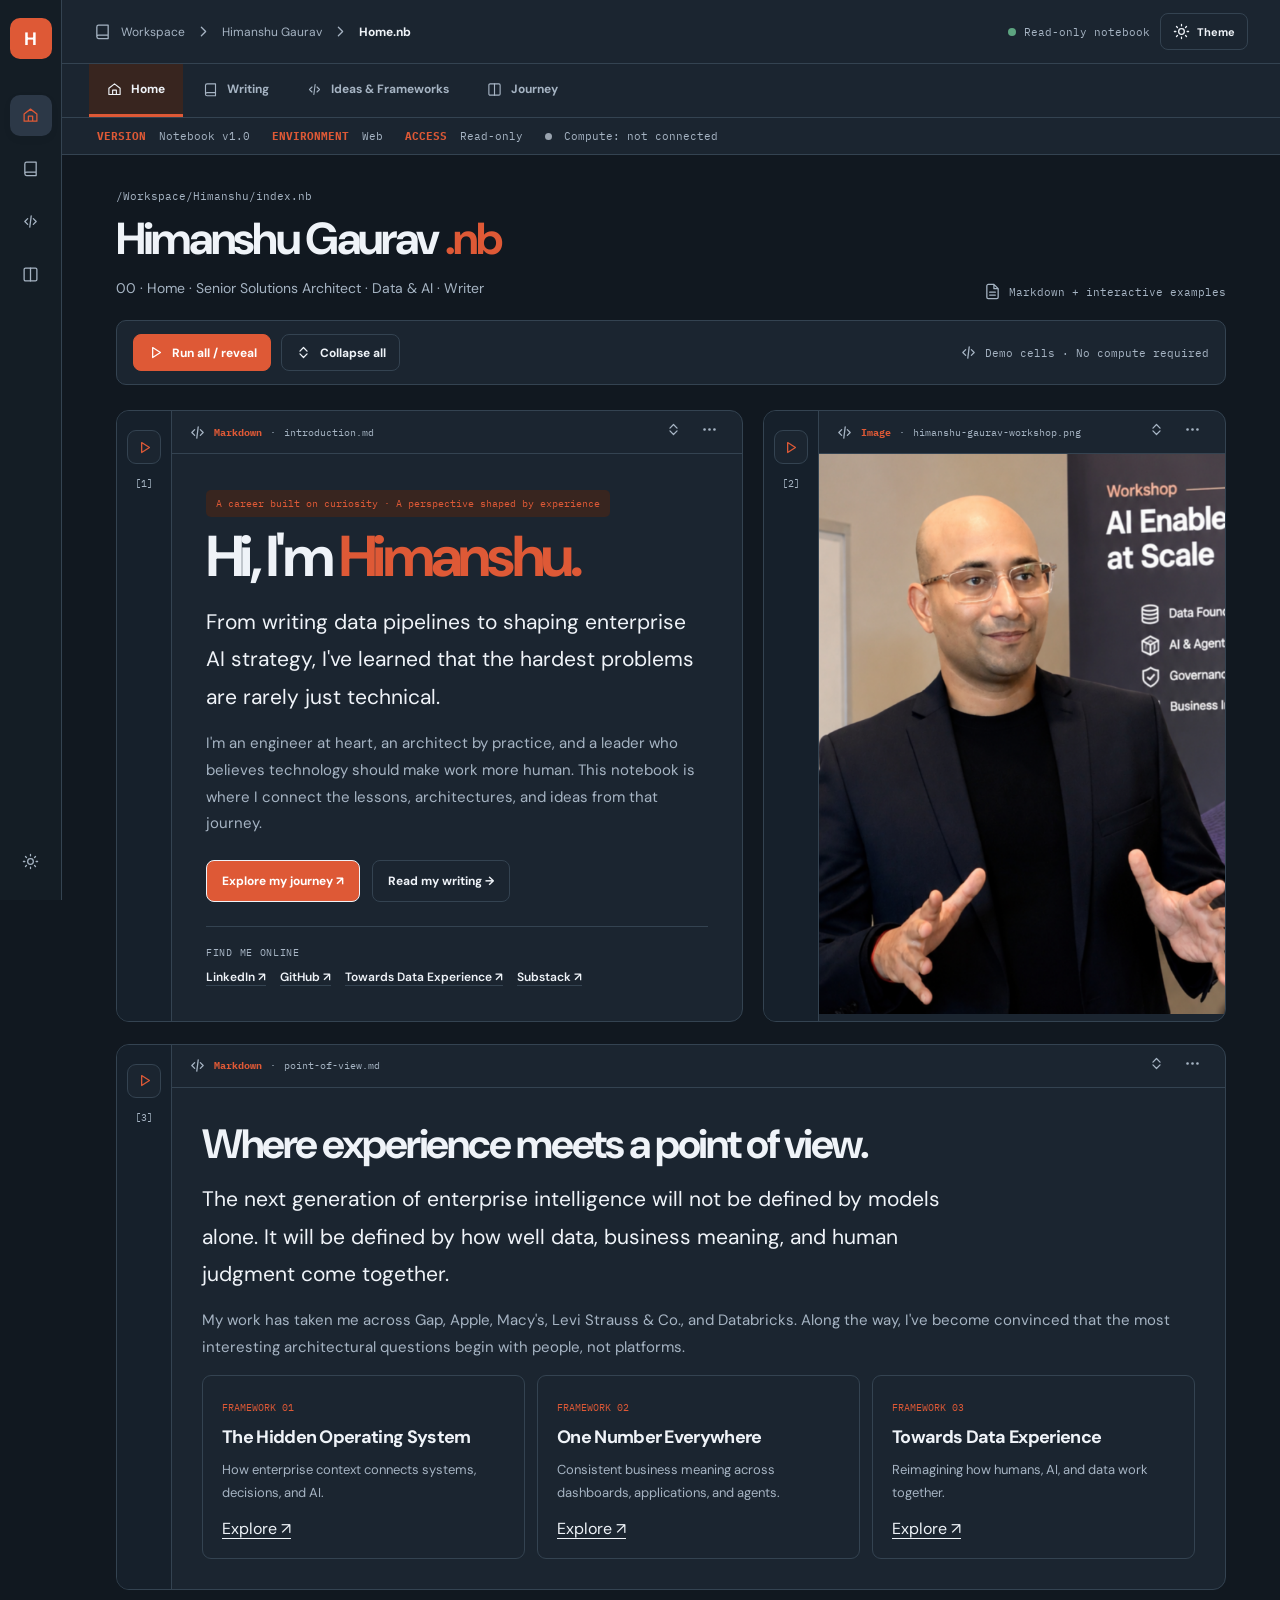
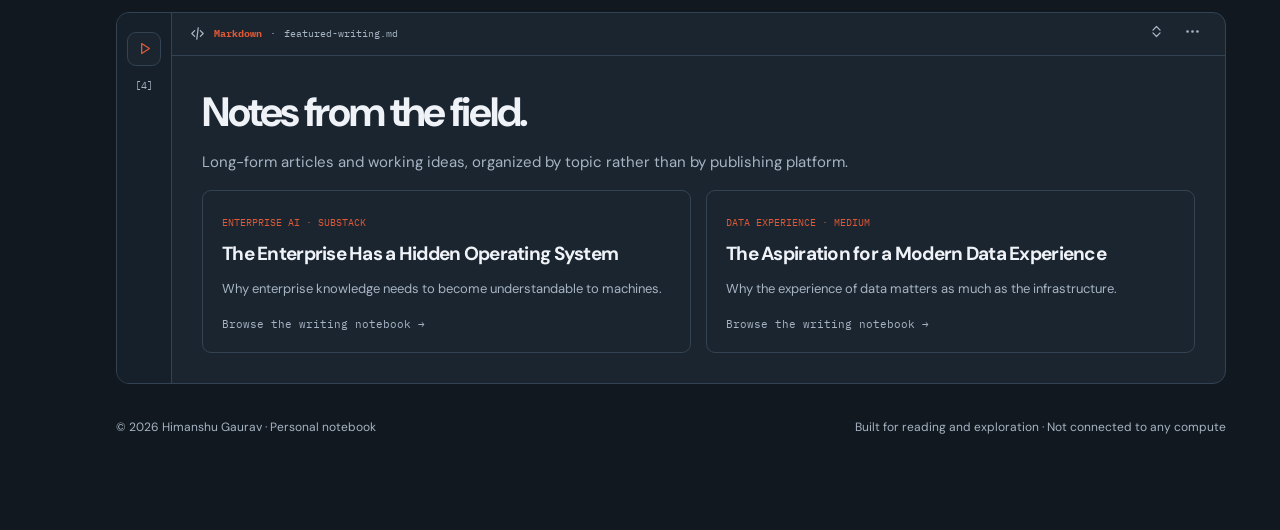
<file: index.html>
<!doctype html><html lang="en"><head><meta charset="utf-8"><meta name="viewport" content="width=device-width,initial-scale=1"><meta name="description" content="Himanshu Gaurav is a data and AI architect and writer exploring enterprise AI, semantic intelligence, data architecture, and the human side of technology."><link rel="canonical" href="https://himanshugaurav.com/"><meta property="og:title" content="Himanshu Gaurav | Data &amp; AI Architect, Writer &amp; Thought Leader"><meta property="og:site_name" content="Himanshu Gaurav"><meta property="og:description" content="Himanshu Gaurav is a data and AI architect and writer exploring enterprise AI, semantic intelligence, data architecture, and the human side of technology."><meta property="og:image" content="https://himanshugaurav.com/assets/himanshu-gaurav-ai-workshop.png"><meta name="twitter:card" content="summary_large_image"><meta name="author" content="Himanshu Gaurav"><title>Himanshu Gaurav | Data &amp; AI Architect, Writer &amp; Thought Leader</title><script>(function(){var light=false;try{light=localStorage.getItem('nb-theme-v2')==='light'}catch(e){}document.documentElement.classList.add(light?'light':'dark')})();</script><link rel="stylesheet" href="assets/style.css"><script type="application/ld+json">{"@context":"https://schema.org","@graph":[{"@type":"WebSite","@id":"https://himanshugaurav.com/#website","url":"https://himanshugaurav.com/","name":"Himanshu Gaurav","alternateName":"himanshugaurav.com","description":"Personal website of Himanshu Gaurav, data and AI architect and writer.","publisher":{"@id":"https://himanshugaurav.com/#himanshu-gaurav"}},{"@type":"Person","@id":"https://himanshugaurav.com/#himanshu-gaurav","name":"Himanshu Gaurav","url":"https://himanshugaurav.com/","image":{"@type":"ImageObject","url":"https://himanshugaurav.com/assets/himanshu-gaurav-ai-workshop.png","caption":"Himanshu Gaurav speaking at an AI enablement workshop"},"jobTitle":"Senior Solutions Architect","worksFor":{"@type":"Organization","name":"Databricks","url":"https://www.databricks.com/"},"description":"Data and AI architect and writer exploring enterprise AI, data architecture, semantic intelligence, and data experience.","sameAs":["https://www.linkedin.com/in/himanshugaurav21/","https://github.com/himanshugaurav21"],"subjectOf":{"@type":"CreativeWork","name":"Towards Data Experience","url":"https://medium.com/towards-data-experience"}},{"@type":"WebPage","@id":"https://himanshugaurav.com/#webpage","url":"https://himanshugaurav.com/","name":"Himanshu Gaurav | Data & AI Architect, Writer & Thought Leader","isPartOf":{"@id":"https://himanshugaurav.com/#website"},"mainEntity":{"@id":"https://himanshugaurav.com/#himanshu-gaurav"},"primaryImageOfPage":"https://himanshugaurav.com/assets/himanshu-gaurav-ai-workshop.png"}]}</script></head><body><svg aria-hidden="true" style="position:absolute;width:0;height:0;overflow:hidden"><defs>
<symbol id="i-book" viewBox="0 0 24 24"><path d="M4 19.5A2.5 2.5 0 016.5 17H20M6.5 17H20V3H6.5A2.5 2.5 0 004 5.5v14A2.5 2.5 0 006.5 22H20v-5"/></symbol>
<symbol id="i-play" viewBox="0 0 24 24"><path d="m8 5 11 7-11 7z"/></symbol>
<symbol id="i-panel" viewBox="0 0 24 24"><rect x="3" y="3" width="18" height="18" rx="2"/><path d="M9 3v18"/></symbol>
<symbol id="i-code" viewBox="0 0 24 24"><path d="m8 8-4 4 4 4m8-8 4 4-4 4m-3-12-2 16"/></symbol>
<symbol id="i-file" viewBox="0 0 24 24"><path d="M14 2H6a2 2 0 00-2 2v16a2 2 0 002 2h12a2 2 0 002-2V8zM14 2v6h6M8 13h8M8 17h8"/></symbol>
<symbol id="i-columns" viewBox="0 0 24 24"><rect x="3" y="3" width="18" height="18" rx="2"/><path d="M12 3v18"/></symbol>
<symbol id="i-chevron" viewBox="0 0 24 24"><path d="m9 18 6-6-6-6"/></symbol>
<symbol id="i-sun" viewBox="0 0 24 24"><circle cx="12" cy="12" r="4"/><path d="M12 2v2m0 16v2M4.9 4.9l1.4 1.4m11.4 11.4 1.4 1.4M2 12h2m16 0h2M4.9 19.1l1.4-1.4M17.7 6.3l1.4-1.4"/></symbol>
<symbol id="i-collapse" viewBox="0 0 24 24"><path d="m7 10 5-5 5 5M7 14l5 5 5-5"/></symbol>
<symbol id="i-ellipsis" viewBox="0 0 24 24"><circle cx="5" cy="12" r="1"/><circle cx="12" cy="12" r="1"/><circle cx="19" cy="12" r="1"/></symbol>
<symbol id="i-pen" viewBox="0 0 24 24"><path d="M12 20h9M16.5 3.5a2.1 2.1 0 013 3L7 19l-4 1 1-4z"/></symbol>
<symbol id="i-home" viewBox="0 0 24 24"><path d="m3 10 9-7 9 7v10H3zM9 20v-7h6v7"/></symbol>
<symbol id="i-filter" viewBox="0 0 24 24"><path d="M4 7h16M7 12h10M10 17h4"/></symbol>
<symbol id="i-bookmark" viewBox="0 0 24 24"><path d="M6 3h12v18l-6-4-6 4z"/></symbol>
</defs></svg><div class="app"><aside class="rail"><a href="index.html" class="rail-logo" title="Notebook home">H</a><a href="index.html" title="Home" class="active" aria-label="Home"><svg class="icon"><use href="#i-home"></use></svg></a><a href="writing.html" title="Writing" class="" aria-label="Writing"><svg class="icon"><use href="#i-book"></use></svg></a><a href="ideas.html" title="Ideas & Frameworks" class="" aria-label="Ideas & Frameworks"><svg class="icon"><use href="#i-code"></use></svg></a><a href="journey.html" title="Journey" class="" aria-label="Journey"><svg class="icon"><use href="#i-columns"></use></svg></a><div class="spacer"></div><button data-theme title="Toggle dark mode" aria-label="Toggle dark mode"><svg class="icon"><use href="#i-sun"></use></svg></button></aside><div class="main"><header class="topbar"><div class="breadcrumb"><svg class="icon"><use href="#i-book"></use></svg> Workspace <svg class="icon"><use href="#i-chevron"></use></svg> Himanshu Gaurav <svg class="icon"><use href="#i-chevron"></use></svg> <strong>Home.nb</strong></div><div class="top-actions"><span class="toolbar-note hide-mobile"><i class="dot"></i> Read-only notebook</span><button class="smallbtn" data-theme title="Toggle theme"><svg class="icon"><use href="#i-sun"></use></svg><span class="hide-mobile">Theme</span></button></div></header><nav class="navtabs" aria-label="Notebook pages"><a href="index.html" class="active" aria-current="page"><svg class="icon"><use href="#i-home"></use></svg> Home</a><a href="writing.html" class="" ><svg class="icon"><use href="#i-book"></use></svg> Writing</a><a href="ideas.html" class="" ><svg class="icon"><use href="#i-code"></use></svg> Ideas & Frameworks</a><a href="journey.html" class="" ><svg class="icon"><use href="#i-columns"></use></svg> Journey</a></nav><div class="workspace-meta" aria-label="Notebook metadata"><span><strong>VERSION</strong> Notebook v1.0</span><span><strong>ENVIRONMENT</strong> Web</span><span><strong>ACCESS</strong> Read-only</span><span class="workspace-meta-compute"><span class="meta-status-dot" aria-hidden="true"></span> Compute: not connected</span></div><main class="workspace"><div class="file-heading"><div><div class="path">/Workspace/Himanshu/index.nb</div><h1>Himanshu Gaurav <span style="color:var(--accent)">.nb</span></h1><p class="sub">00 · Home · Senior Solutions Architect · Data &amp; AI · Writer</p></div><span class="toolbar-note"><svg class="icon"><use href="#i-file"></use></svg> Markdown + interactive examples</span></div><div class="toolrow"><div class="tb-actions"><button class="actionbtn primary" id="run-all"><svg class="icon"><use href="#i-play"></use></svg> Run all / reveal</button><button class="actionbtn" id="collapse-all"><svg class="icon"><use href="#i-collapse"></use></svg> Collapse all</button></div><span class="toolbar-note"><svg class="icon"><use href="#i-code"></use></svg> Demo cells · No compute required</span></div><div class="notebook"><div class="hero-grid"><article class="cell introcell"><div class="cellgutter"><button class="gutterrun" data-run title="Show this cell's content" aria-label="Run cell 1"><svg class="icon"><use href="#i-play"></use></svg></button><span class="count">[1]</span></div><div class="cellbody"><div class="cellbar"><div class="celltype"><svg class="icon"><use href="#i-code"></use></svg> <b>Markdown</b><span>·</span>introduction.md</div><div class="cellops"><button data-collapse title="Collapse cell" aria-label="Collapse cell"><svg class="icon"><use href="#i-collapse"></use></svg></button><button title="This is a read-only notebook" aria-label="Read-only notebook" disabled><svg class="icon"><use href="#i-ellipsis"></use></svg></button></div></div><div class="cellcontent"><div class="chip">A career built on curiosity · A perspective shaped by experience</div><h2 class="hero-title">Hi, I'm <em>Himanshu.</em></h2><p class="lead">From writing data pipelines to shaping enterprise AI strategy, I've learned that the hardest problems are rarely just technical.</p><p>I'm an engineer at heart, an architect by practice, and a leader who believes technology should make work more human. This notebook is where I connect the lessons, architectures, and ideas from that journey.</p><div class="ctas"><a class="cta filled" href="journey.html">Explore my journey ↗</a><a class="cta" href="writing.html">Read my writing →</a></div><nav class="profile-links" aria-label="Professional profiles"><span class="profile-links-label">FIND ME ONLINE</span><a href="https://www.linkedin.com/in/himanshugaurav21/" target="_blank" rel="noopener noreferrer">LinkedIn ↗</a><a href="https://github.com/himanshugaurav21" target="_blank" rel="noopener noreferrer">GitHub ↗</a><a href="https://medium.com/towards-data-experience" target="_blank" rel="noopener noreferrer">Towards Data Experience ↗</a><a href="https://towardsdataexperience.substack.com/" target="_blank" rel="noopener noreferrer">Substack ↗</a></nav></div></div></article><article class="cell photocell"><div class="cellgutter"><button class="gutterrun" data-run title="Show this cell's content" aria-label="Run cell 2"><svg class="icon"><use href="#i-play"></use></svg></button><span class="count">[2]</span></div><div class="cellbody"><div class="cellbar"><div class="celltype"><svg class="icon"><use href="#i-code"></use></svg> <b>Image</b><span>·</span>himanshu-gaurav-workshop.png</div><div class="cellops"><button data-collapse title="Collapse cell" aria-label="Collapse cell"><svg class="icon"><use href="#i-collapse"></use></svg></button><button title="This is a read-only notebook" aria-label="Read-only notebook" disabled><svg class="icon"><use href="#i-ellipsis"></use></svg></button></div></div><div class="cellcontent"><img class="hero-image" src="assets/himanshu-gaurav-ai-workshop.png" alt="Himanshu Gaurav speaking during an AI enablement workshop" width="800" height="800" fetchpriority="high" decoding="async"></div></div></article></div><article class="cell "><div class="cellgutter"><button class="gutterrun" data-run title="Show this cell's content" aria-label="Run cell 3"><svg class="icon"><use href="#i-play"></use></svg></button><span class="count">[3]</span></div><div class="cellbody"><div class="cellbar"><div class="celltype"><svg class="icon"><use href="#i-code"></use></svg> <b>Markdown</b><span>·</span>point-of-view.md</div><div class="cellops"><button data-collapse title="Collapse cell" aria-label="Collapse cell"><svg class="icon"><use href="#i-collapse"></use></svg></button><button title="This is a read-only notebook" aria-label="Read-only notebook" disabled><svg class="icon"><use href="#i-ellipsis"></use></svg></button></div></div><div class="cellcontent"><h2>Where experience meets a point of view.</h2><p class="lead">The next generation of enterprise intelligence will not be defined by models alone. It will be defined by how well data, business meaning, and human judgment come together.</p><p>My work has taken me across Gap, Apple, Macy's, Levi Strauss &amp; Co., and Databricks. Along the way, I've become convinced that the most interesting architectural questions begin with people, not platforms.</p><div class="topicgrid"><div class="tile"><span class="key">FRAMEWORK 01</span><h3>The Hidden Operating System</h3><p>How enterprise context connects systems, decisions, and AI.</p><a href="ideas.html">Explore ↗</a></div><div class="tile"><span class="key">FRAMEWORK 02</span><h3>One Number Everywhere</h3><p>Consistent business meaning across dashboards, applications, and agents.</p><a href="ideas.html">Explore ↗</a></div><div class="tile"><span class="key">FRAMEWORK 03</span><h3>Towards Data Experience</h3><p>Reimagining how humans, AI, and data work together.</p><a href="publication.html">Explore ↗</a></div></div></div></div></article><article class="cell "><div class="cellgutter"><button class="gutterrun" data-run title="Show this cell's content" aria-label="Run cell 4"><svg class="icon"><use href="#i-play"></use></svg></button><span class="count">[4]</span></div><div class="cellbody"><div class="cellbar"><div class="celltype"><svg class="icon"><use href="#i-code"></use></svg> <b>Markdown</b><span>·</span>featured-writing.md</div><div class="cellops"><button data-collapse title="Collapse cell" aria-label="Collapse cell"><svg class="icon"><use href="#i-collapse"></use></svg></button><button title="This is a read-only notebook" aria-label="Read-only notebook" disabled><svg class="icon"><use href="#i-ellipsis"></use></svg></button></div></div><div class="cellcontent"><h2>Notes from the field.</h2><p>Long-form articles and working ideas, organized by topic rather than by publishing platform.</p><div class="twocol"><a class="journal-link" href="writing.html"><small>ENTERPRISE AI · SUBSTACK</small><h3>The Enterprise Has a Hidden Operating System</h3><p>Why enterprise knowledge needs to become understandable to machines.</p><span>Browse the writing notebook →</span></a><a class="journal-link" href="writing.html"><small>DATA EXPERIENCE · MEDIUM</small><h3>The Aspiration for a Modern Data Experience</h3><p>Why the experience of data matters as much as the infrastructure.</p><span>Browse the writing notebook →</span></a></div></div></div></article></div><footer class="foot"><span>© 2026 Himanshu Gaurav · Personal notebook</span><span>Built for reading and exploration · Not connected to any compute</span></footer></main></div></div><script src="assets/app.js"></script></body></html>
</file>
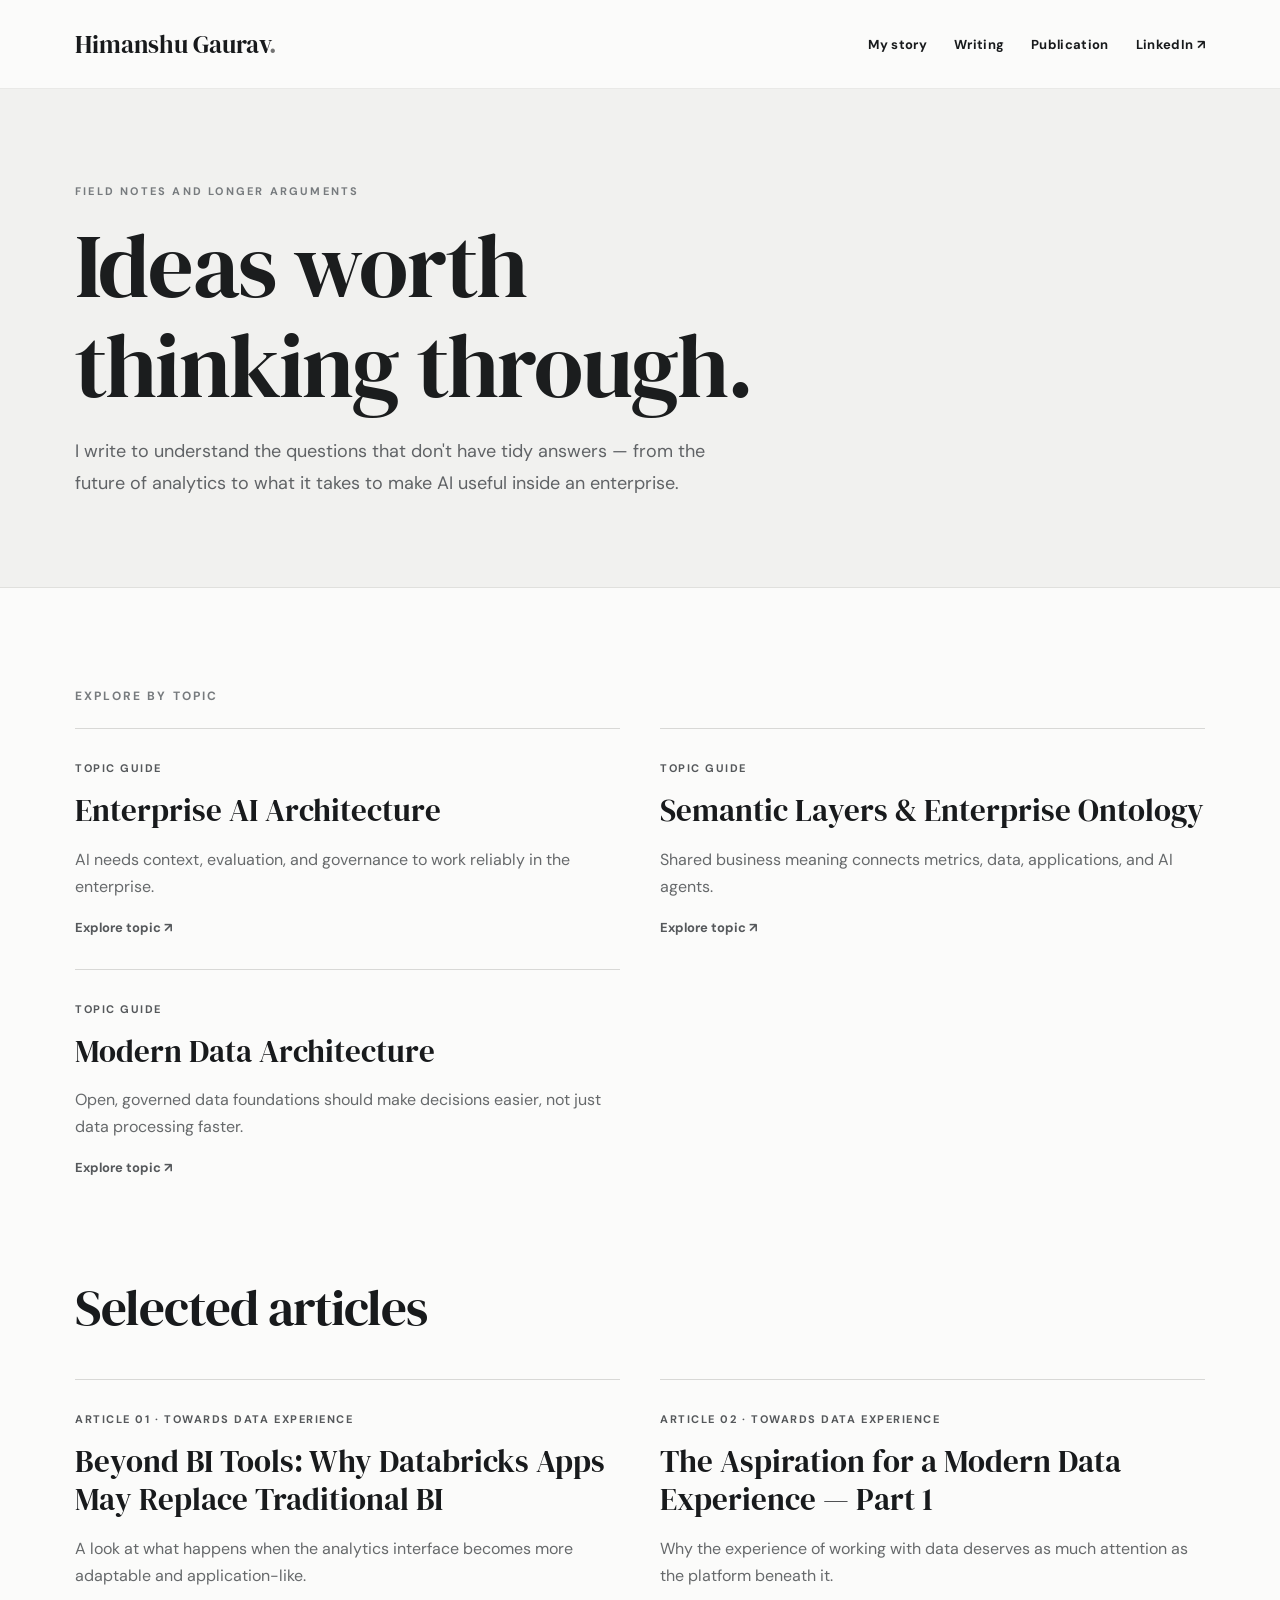
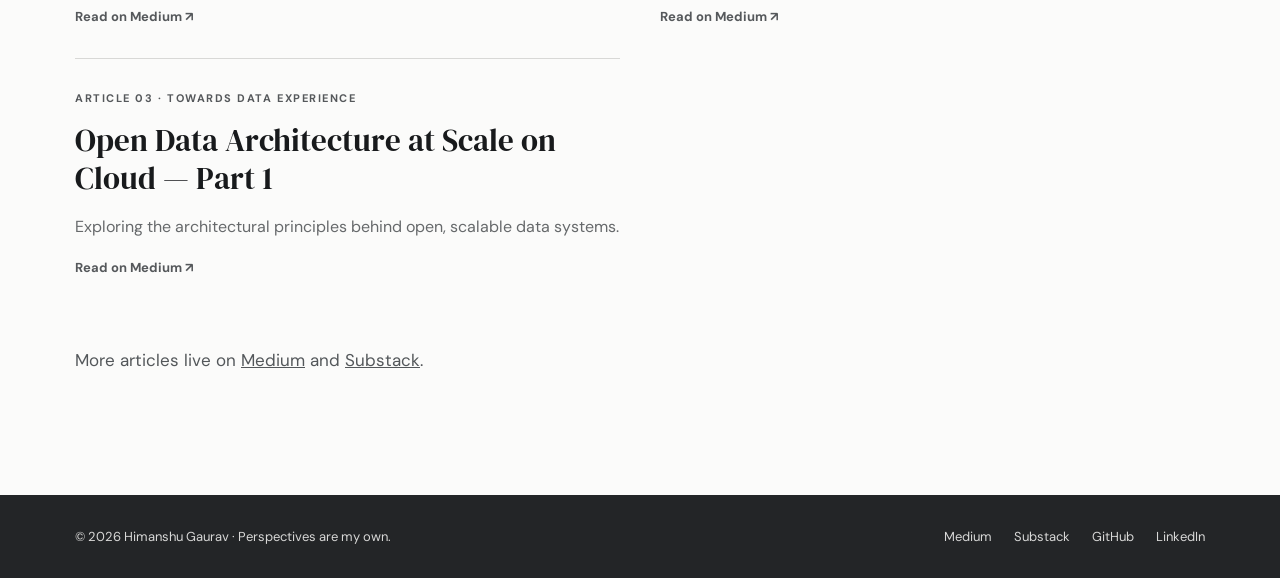
<file: articles/index.html>
<!doctype html><html lang="en"><head><meta charset="utf-8"><meta name="viewport" content="width=device-width,initial-scale=1"><meta name="description" content="Articles and topic guides on enterprise AI architecture, semantic intelligence, modern data platforms, and the future of data experiences."><meta name="theme-color" content="#f8f8f6"><link rel="canonical" href="https://himanshugaurav.com/articles/"><meta property="og:title" content="Enterprise AI & Data Architecture Writing | Himanshu Gaurav"><meta property="og:description" content="Articles and topic guides on enterprise AI architecture, semantic intelligence, modern data platforms, and the future of data experiences."><meta property="og:type" content="website"><link rel="stylesheet" href="/styles.css"><title>Enterprise AI & Data Architecture Writing | Himanshu Gaurav</title><meta property="og:site_name" content="Himanshu Gaurav"><meta property="og:url" content="https://himanshugaurav.com/articles/"><meta property="og:image" content="https://himanshugaurav.com/Himanshu_Pic.jpeg"><meta property="og:image:alt" content="Portrait of Himanshu Gaurav"><meta name="twitter:card" content="summary"><meta name="twitter:title" content="Enterprise AI & Data Architecture Writing | Himanshu Gaurav"><meta name="twitter:description" content="Articles and topic guides on enterprise AI architecture, semantic intelligence, modern data platforms, and the future of data experiences."><meta name="twitter:image" content="https://himanshugaurav.com/Himanshu_Pic.jpeg"><script type="application/ld+json">{"@context":"https://schema.org","@type":"CollectionPage","name":"Writing by Himanshu Gaurav","url":"https://himanshugaurav.com/articles/","author":{"@id":"https://himanshugaurav.com/#person"}}</script></head><body><header class="site-header"><nav class="container nav" aria-label="Main navigation"><a class="logo" href="/">Himanshu Gaurav<span>.</span></a><div class="menu"><a href="/">My story</a><a href="/articles/">Writing</a><a href="/publications/">Publication</a><a href="https://www.linkedin.com/in/himanshugaurav21/" target="_blank" rel="noopener noreferrer">LinkedIn ↗</a></div></nav></header><main><section class="page-header"><div class="container"><div class="eyebrow">Field notes and longer arguments</div><h1 class="page-title">Ideas worth<br>thinking through.</h1><p class="page-description">I write to understand the questions that don't have tidy answers — from the future of analytics to what it takes to make AI useful inside an enterprise.</p></div></section><section class="section"><div class="container"><div class="section-kicker">Explore by topic</div><div class="article-list"><a class="article-item" href="/topics/enterprise-ai/"><div class="meta">Topic guide</div><h3>Enterprise AI Architecture</h3><p>AI needs context, evaluation, and governance to work reliably in the enterprise.</p><span class="arrow">Explore topic ↗</span></a><a class="article-item" href="/topics/semantic-intelligence/"><div class="meta">Topic guide</div><h3>Semantic Layers & Enterprise Ontology</h3><p>Shared business meaning connects metrics, data, applications, and AI agents.</p><span class="arrow">Explore topic ↗</span></a><a class="article-item" href="/topics/modern-data-architecture/"><div class="meta">Topic guide</div><h3>Modern Data Architecture</h3><p>Open, governed data foundations should make decisions easier, not just data processing faster.</p><span class="arrow">Explore topic ↗</span></a></div><h2 style="margin-top:70px">Selected articles</h2><div class="article-list"><a class="article-item" href="https://medium.com/towards-data-experience/beyond-bi-tools-why-databricks-apps-may-replace-traditional-bi-649136ca0a68" target="_blank" rel="noopener noreferrer"><div class="meta">Article 01 · Towards Data Experience</div><h3>Beyond BI Tools: Why Databricks Apps May Replace Traditional BI</h3><p>A look at what happens when the analytics interface becomes more adaptable and application-like.</p><span class="arrow">Read on Medium ↗</span></a><a class="article-item" href="https://medium.com/towards-data-experience/the-aspiration-for-a-modern-data-experience-part-1-3233e179cf0a" target="_blank" rel="noopener noreferrer"><div class="meta">Article 02 · Towards Data Experience</div><h3>The Aspiration for a Modern Data Experience — Part 1</h3><p>Why the experience of working with data deserves as much attention as the platform beneath it.</p><span class="arrow">Read on Medium ↗</span></a><a class="article-item" href="https://medium.com/towards-data-experience/open-data-architecture-at-scale-on-cloud-part-1-3381b411533f" target="_blank" rel="noopener noreferrer"><div class="meta">Article 03 · Towards Data Experience</div><h3>Open Data Architecture at Scale on Cloud — Part 1</h3><p>Exploring the architectural principles behind open, scalable data systems.</p><span class="arrow">Read on Medium ↗</span></a></div><p class="prose" style="margin-top:35px">More articles live on <a href="https://medium.com/towards-data-experience"><u>Medium</u></a> and <a href="https://towardsdataexperience.substack.com/"><u>Substack</u></a>.</p></div></section></main><footer class="footer"><div class="container footer-inner"><span>© 2026 Himanshu Gaurav · Perspectives are my own.</span><div class="footer-links"><a href="https://medium.com/towards-data-experience">Medium</a><a href="https://towardsdataexperience.substack.com/">Substack</a><a href="https://github.com/himanshugaurav21">GitHub</a><a href="https://www.linkedin.com/in/himanshugaurav21/">LinkedIn</a></div></div></footer></body></html>
</file>
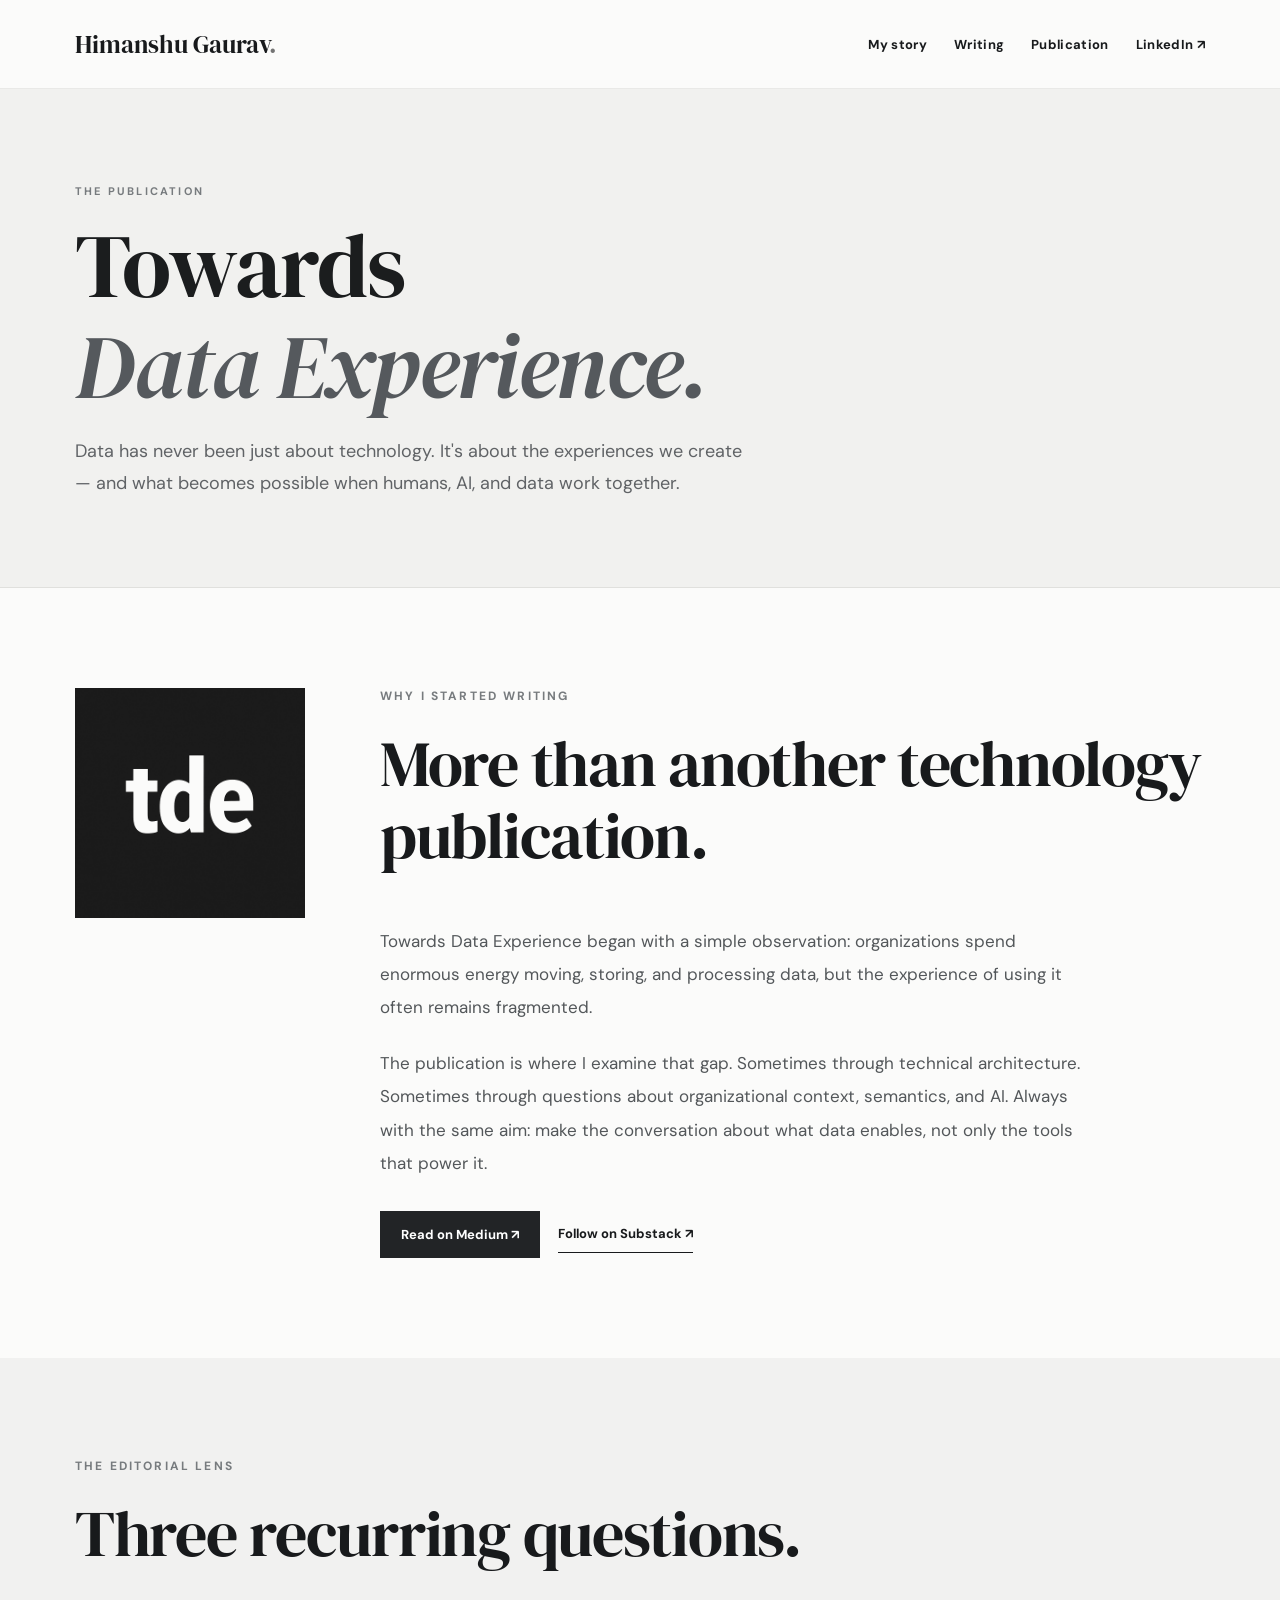
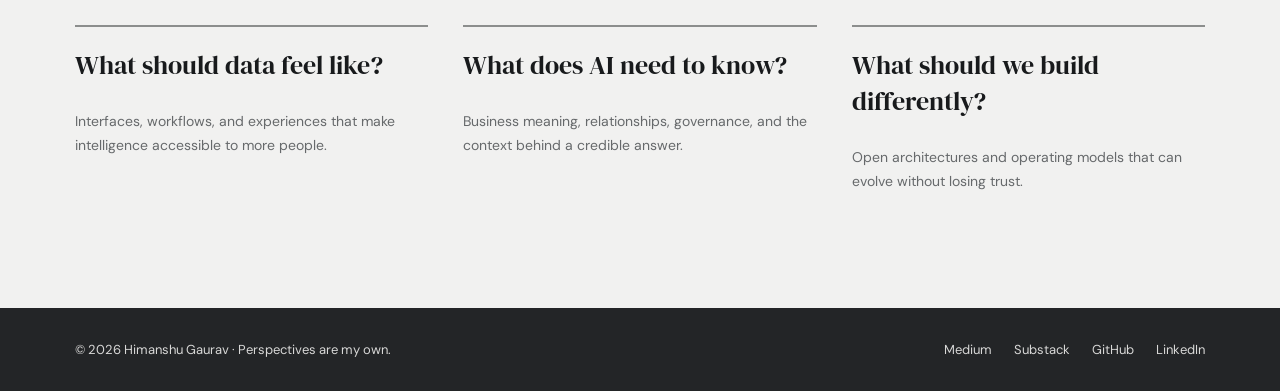
<file: publications/index.html>
<!doctype html><html lang="en"><head><meta charset="utf-8"><meta name="viewport" content="width=device-width,initial-scale=1"><meta name="description" content="Towards Data Experience explores the intersection of humans, AI, and data through original perspectives on enterprise intelligence."><meta name="theme-color" content="#f8f8f6"><link rel="canonical" href="https://himanshugaurav.com/publications/"><meta property="og:title" content="Towards Data Experience | Himanshu Gaurav"><meta property="og:description" content="Towards Data Experience explores the intersection of humans, AI, and data through original perspectives on enterprise intelligence."><meta property="og:type" content="website"><link rel="stylesheet" href="/styles.css"><title>Towards Data Experience | Himanshu Gaurav</title><meta property="og:site_name" content="Himanshu Gaurav"><meta property="og:url" content="https://himanshugaurav.com/publications/"><meta property="og:image" content="https://himanshugaurav.com/Himanshu_Pic.jpeg"><meta property="og:image:alt" content="Portrait of Himanshu Gaurav"><meta name="twitter:card" content="summary"><meta name="twitter:title" content="Towards Data Experience | Himanshu Gaurav"><meta name="twitter:description" content="Towards Data Experience explores the intersection of humans, AI, and data through original perspectives on enterprise intelligence."><meta name="twitter:image" content="https://himanshugaurav.com/Himanshu_Pic.jpeg"><script type="application/ld+json">{"@context":"https://schema.org","@type":"CreativeWork","name":"Towards Data Experience","url":"https://himanshugaurav.com/publications/","creator":{"@id":"https://himanshugaurav.com/#person"},"sameAs":["https://medium.com/towards-data-experience","https://towardsdataexperience.substack.com/"]}</script></head><body><header class="site-header"><nav class="container nav" aria-label="Main navigation"><a class="logo" href="/">Himanshu Gaurav<span>.</span></a><div class="menu"><a href="/">My story</a><a href="/articles/">Writing</a><a href="/publications/">Publication</a><a href="https://www.linkedin.com/in/himanshugaurav21/" target="_blank" rel="noopener noreferrer">LinkedIn ↗</a></div></nav></header><main><section class="page-header"><div class="container"><div class="eyebrow">The publication</div><h1 class="page-title">Towards<br><em style="color:var(--accent);font-weight:400">Data Experience.</em></h1><p class="page-description">Data has never been just about technology. It's about the experiences we create — and what becomes possible when humans, AI, and data work together.</p></div></section><section class="section"><div class="container pub-grid"><img class="pub-logo" src="/tde_impage.png" alt="Towards Data Experience publication identity"><div><div class="section-kicker">Why I started writing</div><h2>More than another technology publication.</h2><div class="prose"><p>Towards Data Experience began with a simple observation: organizations spend enormous energy moving, storing, and processing data, but the experience of using it often remains fragmented.</p><p>The publication is where I examine that gap. Sometimes through technical architecture. Sometimes through questions about organizational context, semantics, and AI. Always with the same aim: make the conversation about what data enables, not only the tools that power it.</p></div><div class="actions"><a class="button button-solid" href="https://medium.com/towards-data-experience" target="_blank" rel="noopener noreferrer">Read on Medium ↗</a><a class="button" href="https://towardsdataexperience.substack.com/" target="_blank" rel="noopener noreferrer">Follow on Substack ↗</a></div></div></div></section><section class="section journey"><div class="container"><div class="section-kicker">The editorial lens</div><h2>Three recurring questions.</h2><div class="topic-row"><div class="topic"><h3>What should data feel like?</h3><p>Interfaces, workflows, and experiences that make intelligence accessible to more people.</p></div><div class="topic"><h3>What does AI need to know?</h3><p>Business meaning, relationships, governance, and the context behind a credible answer.</p></div><div class="topic"><h3>What should we build differently?</h3><p>Open architectures and operating models that can evolve without losing trust.</p></div></div></div></section></main><footer class="footer"><div class="container footer-inner"><span>© 2026 Himanshu Gaurav · Perspectives are my own.</span><div class="footer-links"><a href="https://medium.com/towards-data-experience">Medium</a><a href="https://towardsdataexperience.substack.com/">Substack</a><a href="https://github.com/himanshugaurav21">GitHub</a><a href="https://www.linkedin.com/in/himanshugaurav21/">LinkedIn</a></div></div></footer></body></html>
</file>
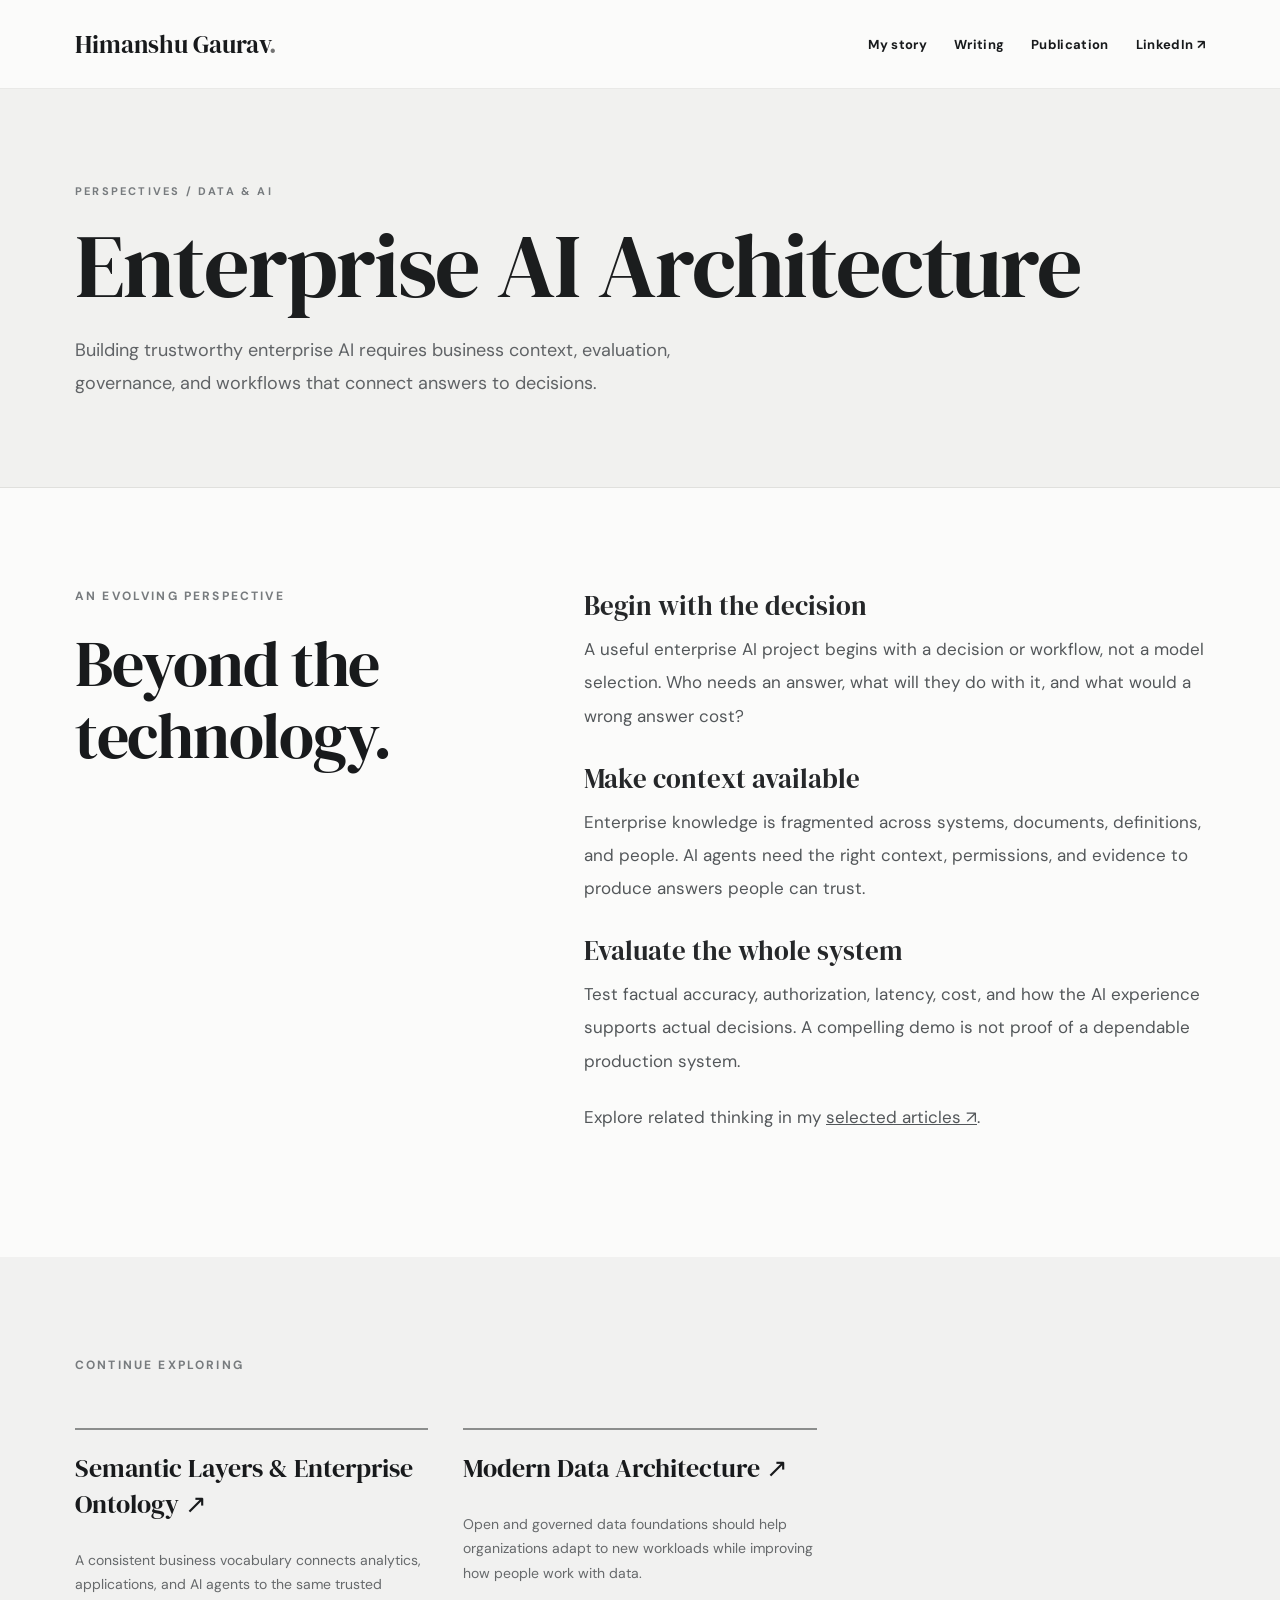
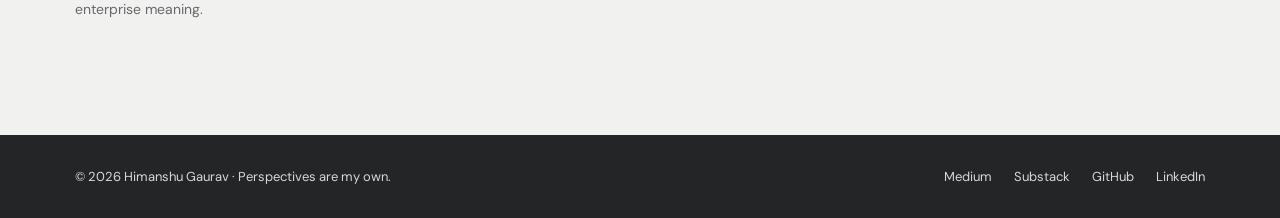
<file: topics/enterprise-ai/index.html>
<!doctype html><html lang="en"><head><meta charset="utf-8"><meta name="viewport" content="width=device-width,initial-scale=1"><meta name="theme-color" content="#f8f8f6"><meta name="description" content="Building trustworthy enterprise AI requires business context, evaluation, governance, and workflows that connect answers to decisions."><link rel="canonical" href="https://himanshugaurav.com/topics/enterprise-ai/"><meta property="og:title" content="Enterprise AI Architecture | Himanshu Gaurav"><meta property="og:description" content="Building trustworthy enterprise AI requires business context, evaluation, governance, and workflows that connect answers to decisions."><meta property="og:type" content="website"><meta property="og:url" content="https://himanshugaurav.com/topics/enterprise-ai/"><meta property="og:image" content="https://himanshugaurav.com/Himanshu_Pic.jpeg"><meta name="twitter:card" content="summary"><link rel="stylesheet" href="/styles.css"><title>Enterprise AI Architecture | Himanshu Gaurav</title><script type="application/ld+json">{"@context":"https://schema.org","@type":"WebPage","name":"Enterprise AI Architecture","url":"https://himanshugaurav.com/topics/enterprise-ai/","description":"Building trustworthy enterprise AI requires business context, evaluation, governance, and workflows that connect answers to decisions.","author":{"@id":"https://himanshugaurav.com/#person"}}</script></head><body><header class="site-header"><nav class="container nav" aria-label="Main navigation"><a class="logo" href="/">Himanshu Gaurav<span>.</span></a><div class="menu"><a href="/">My story</a><a href="/articles/">Writing</a><a href="/publications/">Publication</a><a href="https://www.linkedin.com/in/himanshugaurav21/" target="_blank" rel="noopener noreferrer">LinkedIn ↗</a></div></nav></header><main><section class="page-header"><div class="container"><div class="eyebrow">Perspectives / Data &amp; AI</div><h1 class="page-title">Enterprise AI Architecture</h1><p class="page-description">Building trustworthy enterprise AI requires business context, evaluation, governance, and workflows that connect answers to decisions.</p></div></section><section class="section"><div class="container story-grid"><div><div class="section-kicker">An evolving perspective</div><h2>Beyond the technology.</h2></div><div class="prose"><h3>Begin with the decision</h3><p>A useful enterprise AI project begins with a decision or workflow, not a model selection. Who needs an answer, what will they do with it, and what would a wrong answer cost?</p><h3>Make context available</h3><p>Enterprise knowledge is fragmented across systems, documents, definitions, and people. AI agents need the right context, permissions, and evidence to produce answers people can trust.</p><h3>Evaluate the whole system</h3><p>Test factual accuracy, authorization, latency, cost, and how the AI experience supports actual decisions. A compelling demo is not proof of a dependable production system.</p><p>Explore related thinking in my <a href="/articles/"><u>selected articles ↗</u></a>.</p></div></div></section><section class="section journey"><div class="container"><div class="section-kicker">Continue exploring</div><div class="topic-row"><a class="topic" href="/topics/semantic-intelligence/"><h3>Semantic Layers & Enterprise Ontology ↗</h3><p>A consistent business vocabulary connects analytics, applications, and AI agents to the same trusted enterprise meaning.</p></a><a class="topic" href="/topics/modern-data-architecture/"><h3>Modern Data Architecture ↗</h3><p>Open and governed data foundations should help organizations adapt to new workloads while improving how people work with data.</p></a></div></div></section></main><footer class="footer"><div class="container footer-inner"><span>© 2026 Himanshu Gaurav · Perspectives are my own.</span><div class="footer-links"><a href="https://medium.com/towards-data-experience">Medium</a><a href="https://towardsdataexperience.substack.com/">Substack</a><a href="https://github.com/himanshugaurav21">GitHub</a><a href="https://www.linkedin.com/in/himanshugaurav21/">LinkedIn</a></div></div></footer></body></html>
</file>
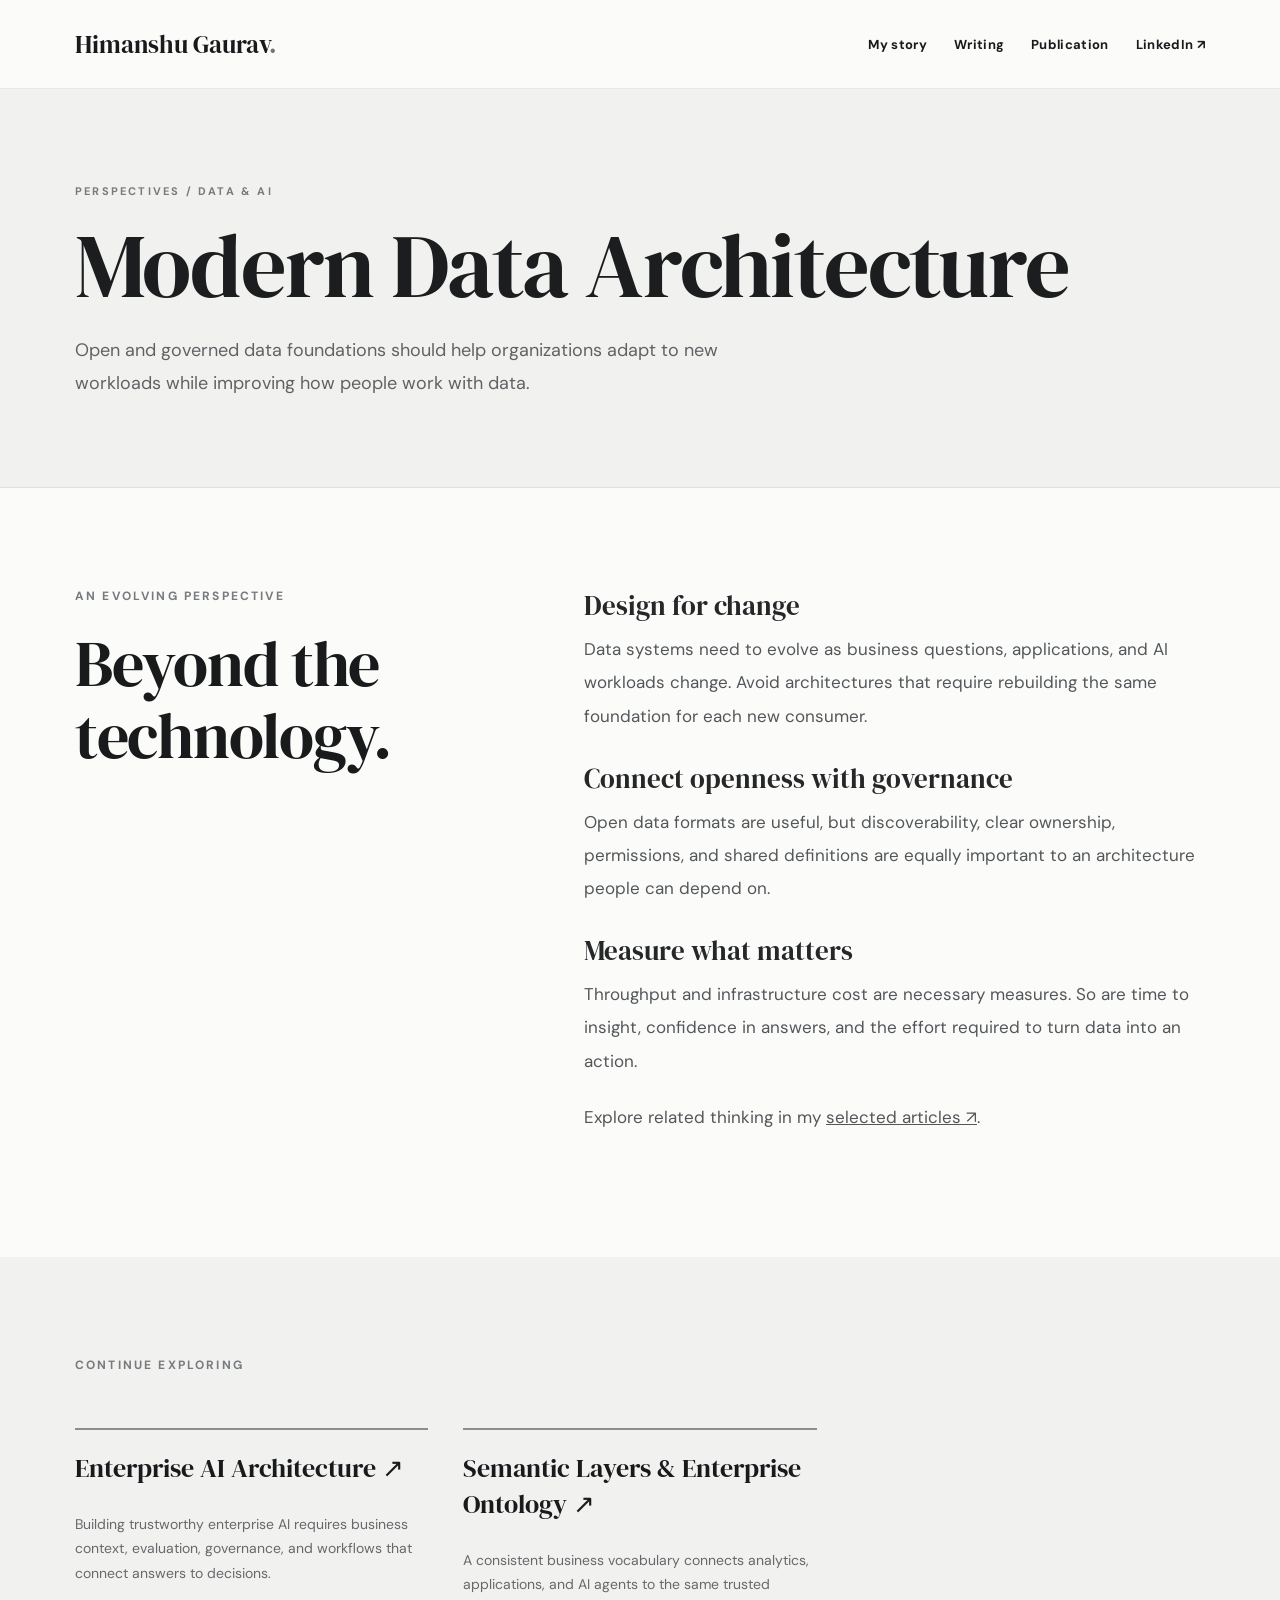
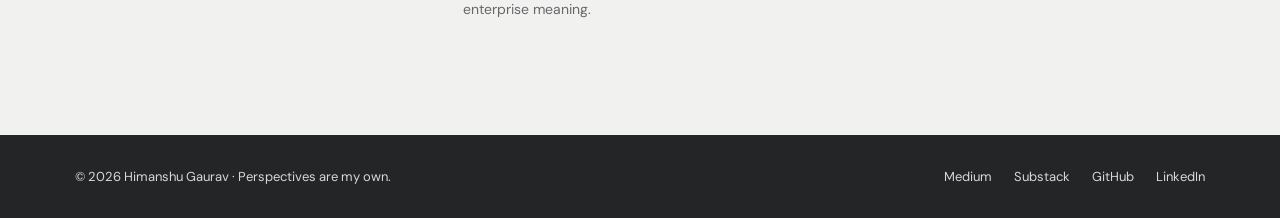
<file: topics/modern-data-architecture/index.html>
<!doctype html><html lang="en"><head><meta charset="utf-8"><meta name="viewport" content="width=device-width,initial-scale=1"><meta name="theme-color" content="#f8f8f6"><meta name="description" content="Open and governed data foundations should help organizations adapt to new workloads while improving how people work with data."><link rel="canonical" href="https://himanshugaurav.com/topics/modern-data-architecture/"><meta property="og:title" content="Modern Data Architecture | Himanshu Gaurav"><meta property="og:description" content="Open and governed data foundations should help organizations adapt to new workloads while improving how people work with data."><meta property="og:type" content="website"><meta property="og:url" content="https://himanshugaurav.com/topics/modern-data-architecture/"><meta property="og:image" content="https://himanshugaurav.com/Himanshu_Pic.jpeg"><meta name="twitter:card" content="summary"><link rel="stylesheet" href="/styles.css"><title>Modern Data Architecture | Himanshu Gaurav</title><script type="application/ld+json">{"@context":"https://schema.org","@type":"WebPage","name":"Modern Data Architecture","url":"https://himanshugaurav.com/topics/modern-data-architecture/","description":"Open and governed data foundations should help organizations adapt to new workloads while improving how people work with data.","author":{"@id":"https://himanshugaurav.com/#person"}}</script></head><body><header class="site-header"><nav class="container nav" aria-label="Main navigation"><a class="logo" href="/">Himanshu Gaurav<span>.</span></a><div class="menu"><a href="/">My story</a><a href="/articles/">Writing</a><a href="/publications/">Publication</a><a href="https://www.linkedin.com/in/himanshugaurav21/" target="_blank" rel="noopener noreferrer">LinkedIn ↗</a></div></nav></header><main><section class="page-header"><div class="container"><div class="eyebrow">Perspectives / Data &amp; AI</div><h1 class="page-title">Modern Data Architecture</h1><p class="page-description">Open and governed data foundations should help organizations adapt to new workloads while improving how people work with data.</p></div></section><section class="section"><div class="container story-grid"><div><div class="section-kicker">An evolving perspective</div><h2>Beyond the technology.</h2></div><div class="prose"><h3>Design for change</h3><p>Data systems need to evolve as business questions, applications, and AI workloads change. Avoid architectures that require rebuilding the same foundation for each new consumer.</p><h3>Connect openness with governance</h3><p>Open data formats are useful, but discoverability, clear ownership, permissions, and shared definitions are equally important to an architecture people can depend on.</p><h3>Measure what matters</h3><p>Throughput and infrastructure cost are necessary measures. So are time to insight, confidence in answers, and the effort required to turn data into an action.</p><p>Explore related thinking in my <a href="/articles/"><u>selected articles ↗</u></a>.</p></div></div></section><section class="section journey"><div class="container"><div class="section-kicker">Continue exploring</div><div class="topic-row"><a class="topic" href="/topics/enterprise-ai/"><h3>Enterprise AI Architecture ↗</h3><p>Building trustworthy enterprise AI requires business context, evaluation, governance, and workflows that connect answers to decisions.</p></a><a class="topic" href="/topics/semantic-intelligence/"><h3>Semantic Layers & Enterprise Ontology ↗</h3><p>A consistent business vocabulary connects analytics, applications, and AI agents to the same trusted enterprise meaning.</p></a></div></div></section></main><footer class="footer"><div class="container footer-inner"><span>© 2026 Himanshu Gaurav · Perspectives are my own.</span><div class="footer-links"><a href="https://medium.com/towards-data-experience">Medium</a><a href="https://towardsdataexperience.substack.com/">Substack</a><a href="https://github.com/himanshugaurav21">GitHub</a><a href="https://www.linkedin.com/in/himanshugaurav21/">LinkedIn</a></div></div></footer></body></html>
</file>
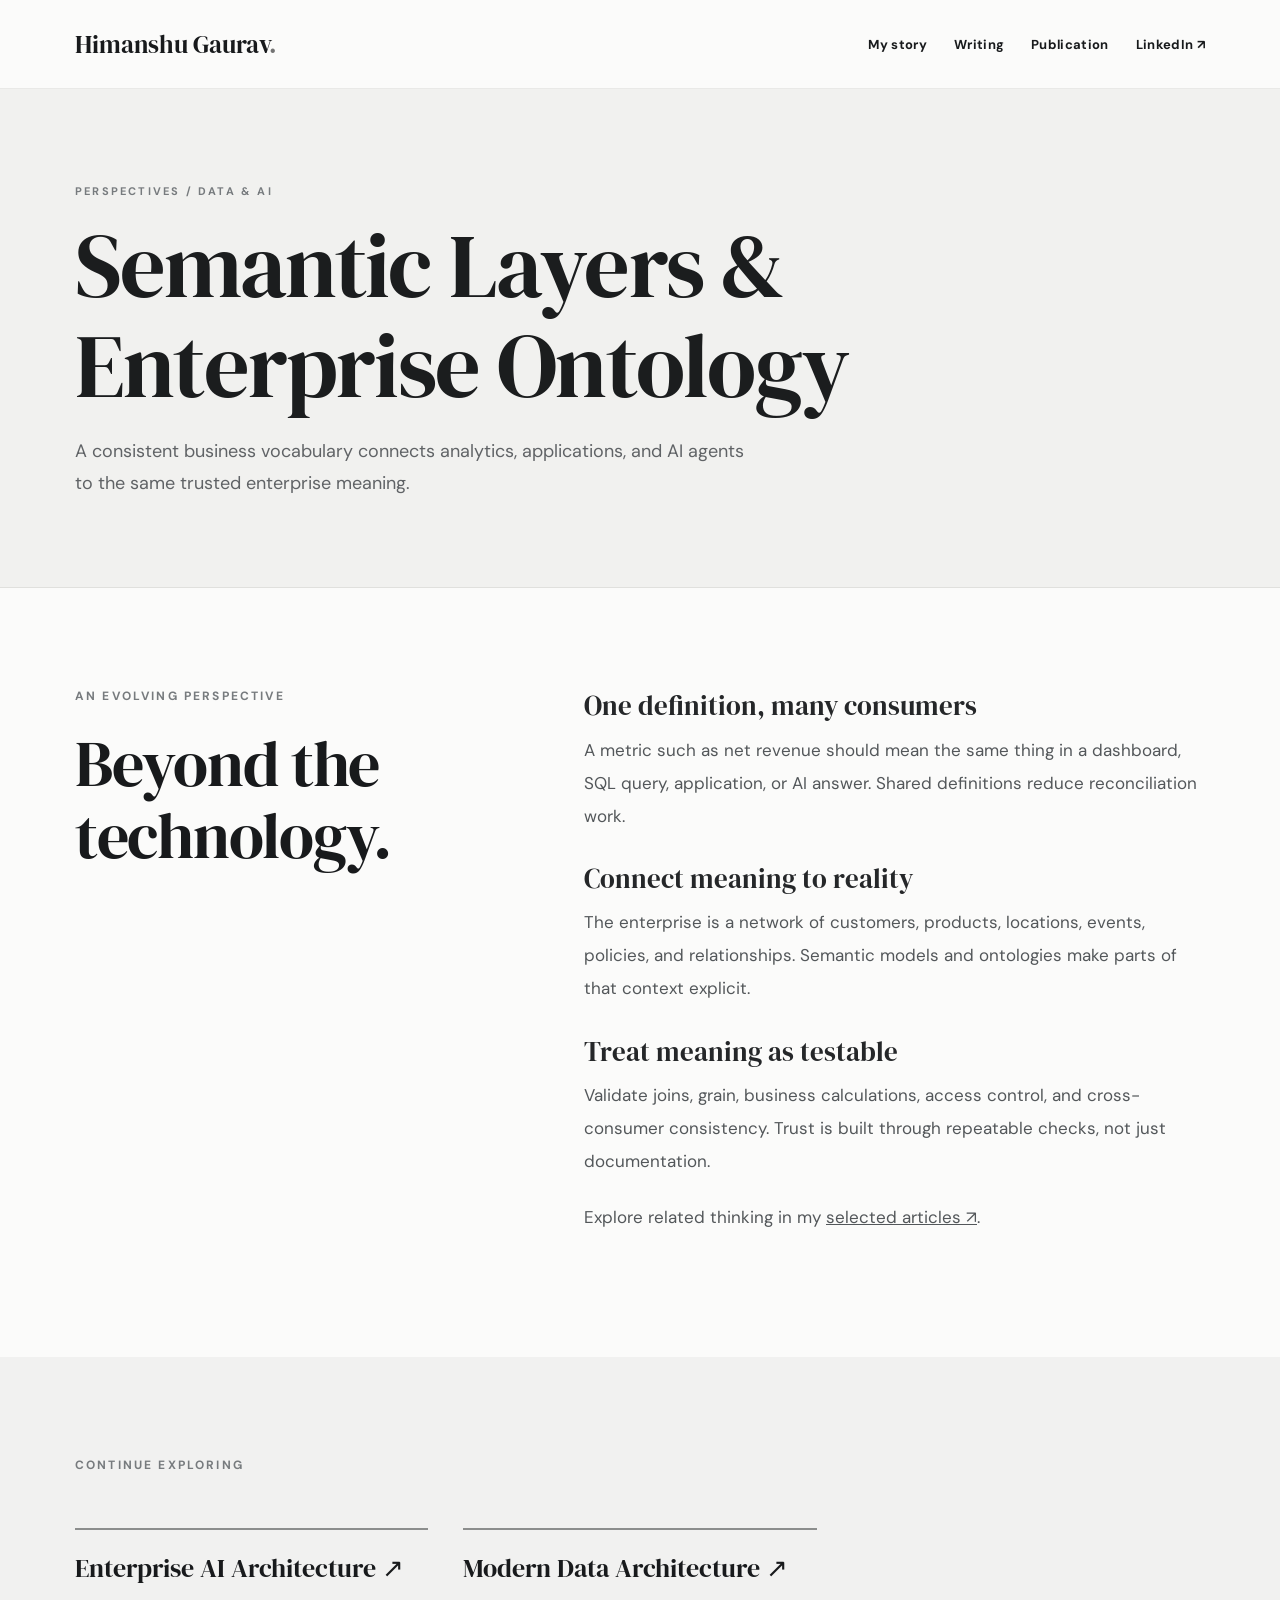
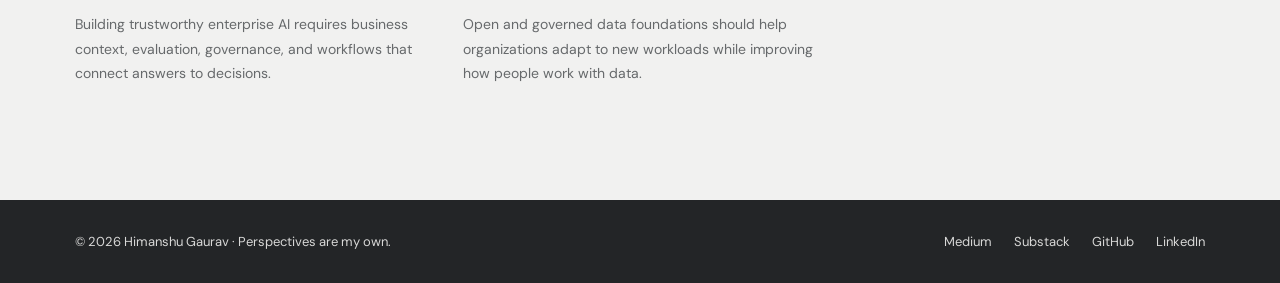
<file: topics/semantic-intelligence/index.html>
<!doctype html><html lang="en"><head><meta charset="utf-8"><meta name="viewport" content="width=device-width,initial-scale=1"><meta name="theme-color" content="#f8f8f6"><meta name="description" content="A consistent business vocabulary connects analytics, applications, and AI agents to the same trusted enterprise meaning."><link rel="canonical" href="https://himanshugaurav.com/topics/semantic-intelligence/"><meta property="og:title" content="Semantic Layers & Enterprise Ontology | Himanshu Gaurav"><meta property="og:description" content="A consistent business vocabulary connects analytics, applications, and AI agents to the same trusted enterprise meaning."><meta property="og:type" content="website"><meta property="og:url" content="https://himanshugaurav.com/topics/semantic-intelligence/"><meta property="og:image" content="https://himanshugaurav.com/Himanshu_Pic.jpeg"><meta name="twitter:card" content="summary"><link rel="stylesheet" href="/styles.css"><title>Semantic Layers & Enterprise Ontology | Himanshu Gaurav</title><script type="application/ld+json">{"@context":"https://schema.org","@type":"WebPage","name":"Semantic Layers & Enterprise Ontology","url":"https://himanshugaurav.com/topics/semantic-intelligence/","description":"A consistent business vocabulary connects analytics, applications, and AI agents to the same trusted enterprise meaning.","author":{"@id":"https://himanshugaurav.com/#person"}}</script></head><body><header class="site-header"><nav class="container nav" aria-label="Main navigation"><a class="logo" href="/">Himanshu Gaurav<span>.</span></a><div class="menu"><a href="/">My story</a><a href="/articles/">Writing</a><a href="/publications/">Publication</a><a href="https://www.linkedin.com/in/himanshugaurav21/" target="_blank" rel="noopener noreferrer">LinkedIn ↗</a></div></nav></header><main><section class="page-header"><div class="container"><div class="eyebrow">Perspectives / Data &amp; AI</div><h1 class="page-title">Semantic Layers & Enterprise Ontology</h1><p class="page-description">A consistent business vocabulary connects analytics, applications, and AI agents to the same trusted enterprise meaning.</p></div></section><section class="section"><div class="container story-grid"><div><div class="section-kicker">An evolving perspective</div><h2>Beyond the technology.</h2></div><div class="prose"><h3>One definition, many consumers</h3><p>A metric such as net revenue should mean the same thing in a dashboard, SQL query, application, or AI answer. Shared definitions reduce reconciliation work.</p><h3>Connect meaning to reality</h3><p>The enterprise is a network of customers, products, locations, events, policies, and relationships. Semantic models and ontologies make parts of that context explicit.</p><h3>Treat meaning as testable</h3><p>Validate joins, grain, business calculations, access control, and cross-consumer consistency. Trust is built through repeatable checks, not just documentation.</p><p>Explore related thinking in my <a href="/articles/"><u>selected articles ↗</u></a>.</p></div></div></section><section class="section journey"><div class="container"><div class="section-kicker">Continue exploring</div><div class="topic-row"><a class="topic" href="/topics/enterprise-ai/"><h3>Enterprise AI Architecture ↗</h3><p>Building trustworthy enterprise AI requires business context, evaluation, governance, and workflows that connect answers to decisions.</p></a><a class="topic" href="/topics/modern-data-architecture/"><h3>Modern Data Architecture ↗</h3><p>Open and governed data foundations should help organizations adapt to new workloads while improving how people work with data.</p></a></div></div></section></main><footer class="footer"><div class="container footer-inner"><span>© 2026 Himanshu Gaurav · Perspectives are my own.</span><div class="footer-links"><a href="https://medium.com/towards-data-experience">Medium</a><a href="https://towardsdataexperience.substack.com/">Substack</a><a href="https://github.com/himanshugaurav21">GitHub</a><a href="https://www.linkedin.com/in/himanshugaurav21/">LinkedIn</a></div></div></footer></body></html>
</file>
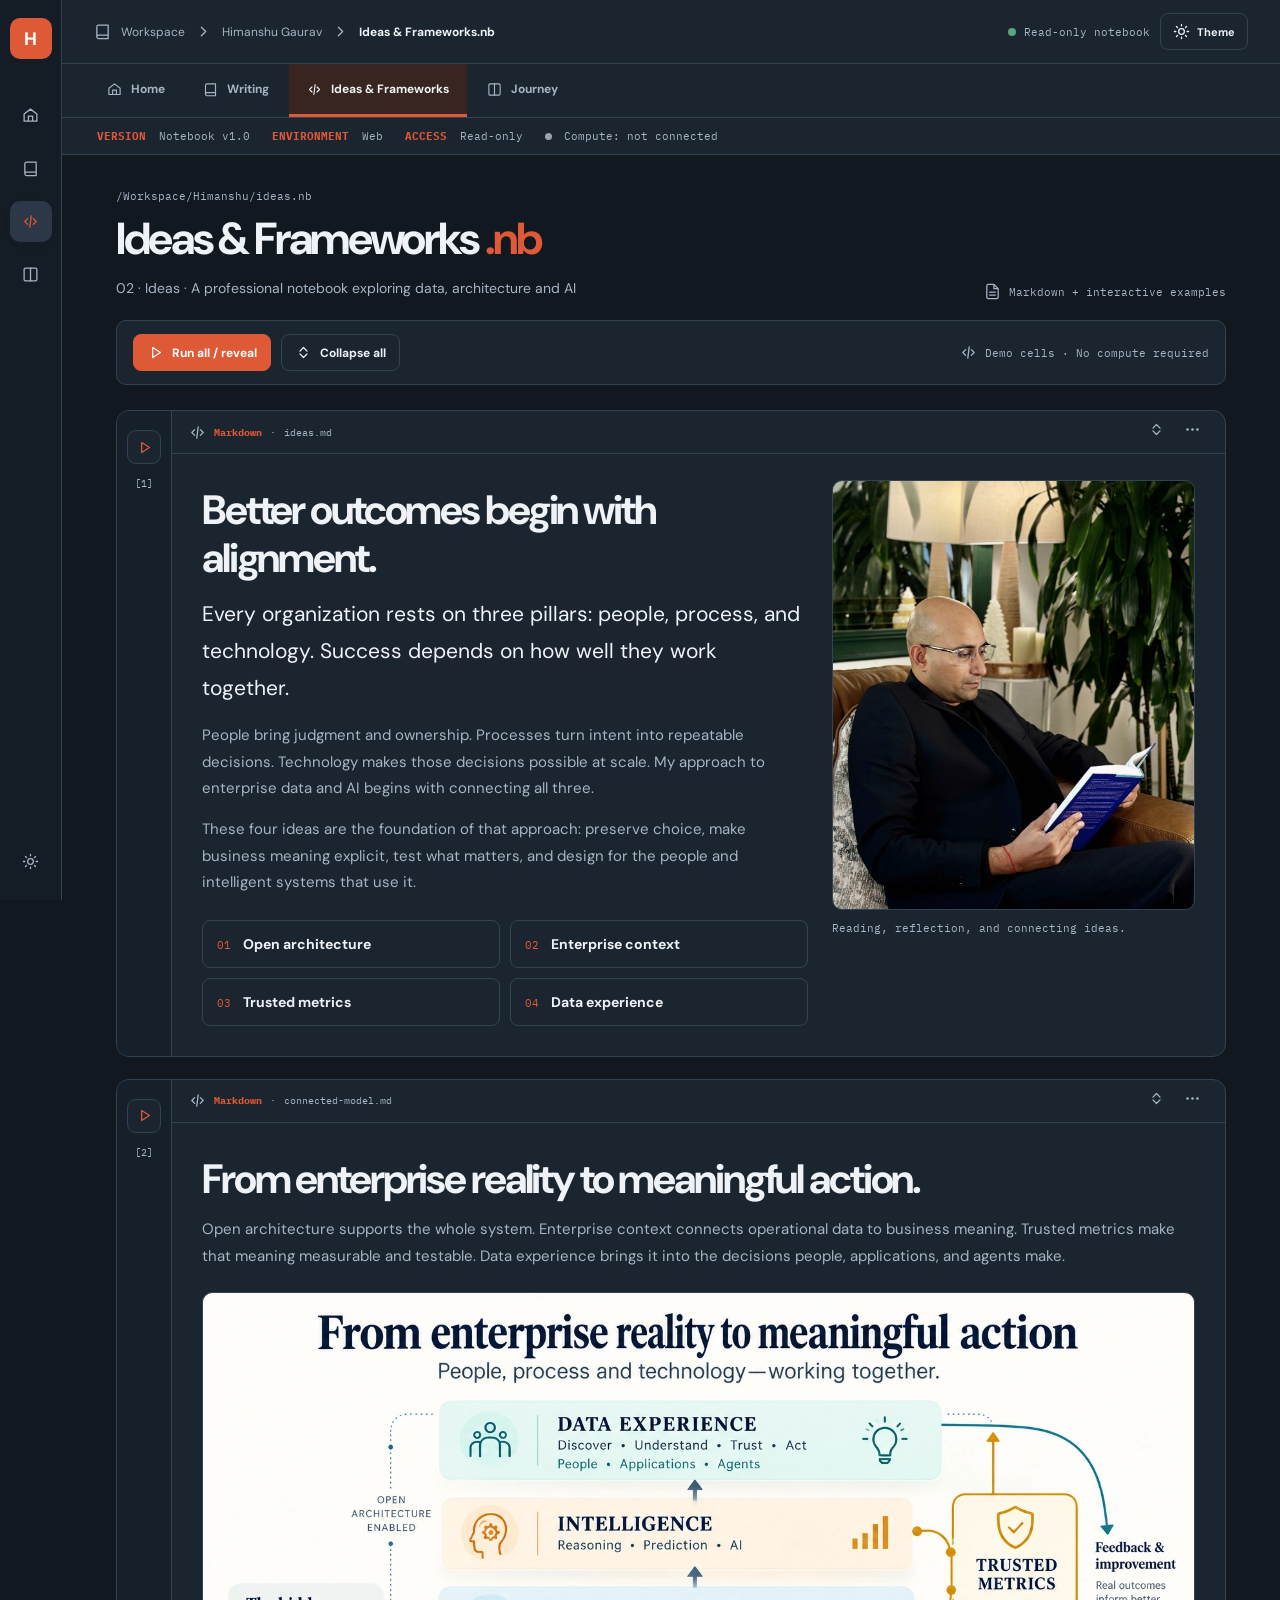
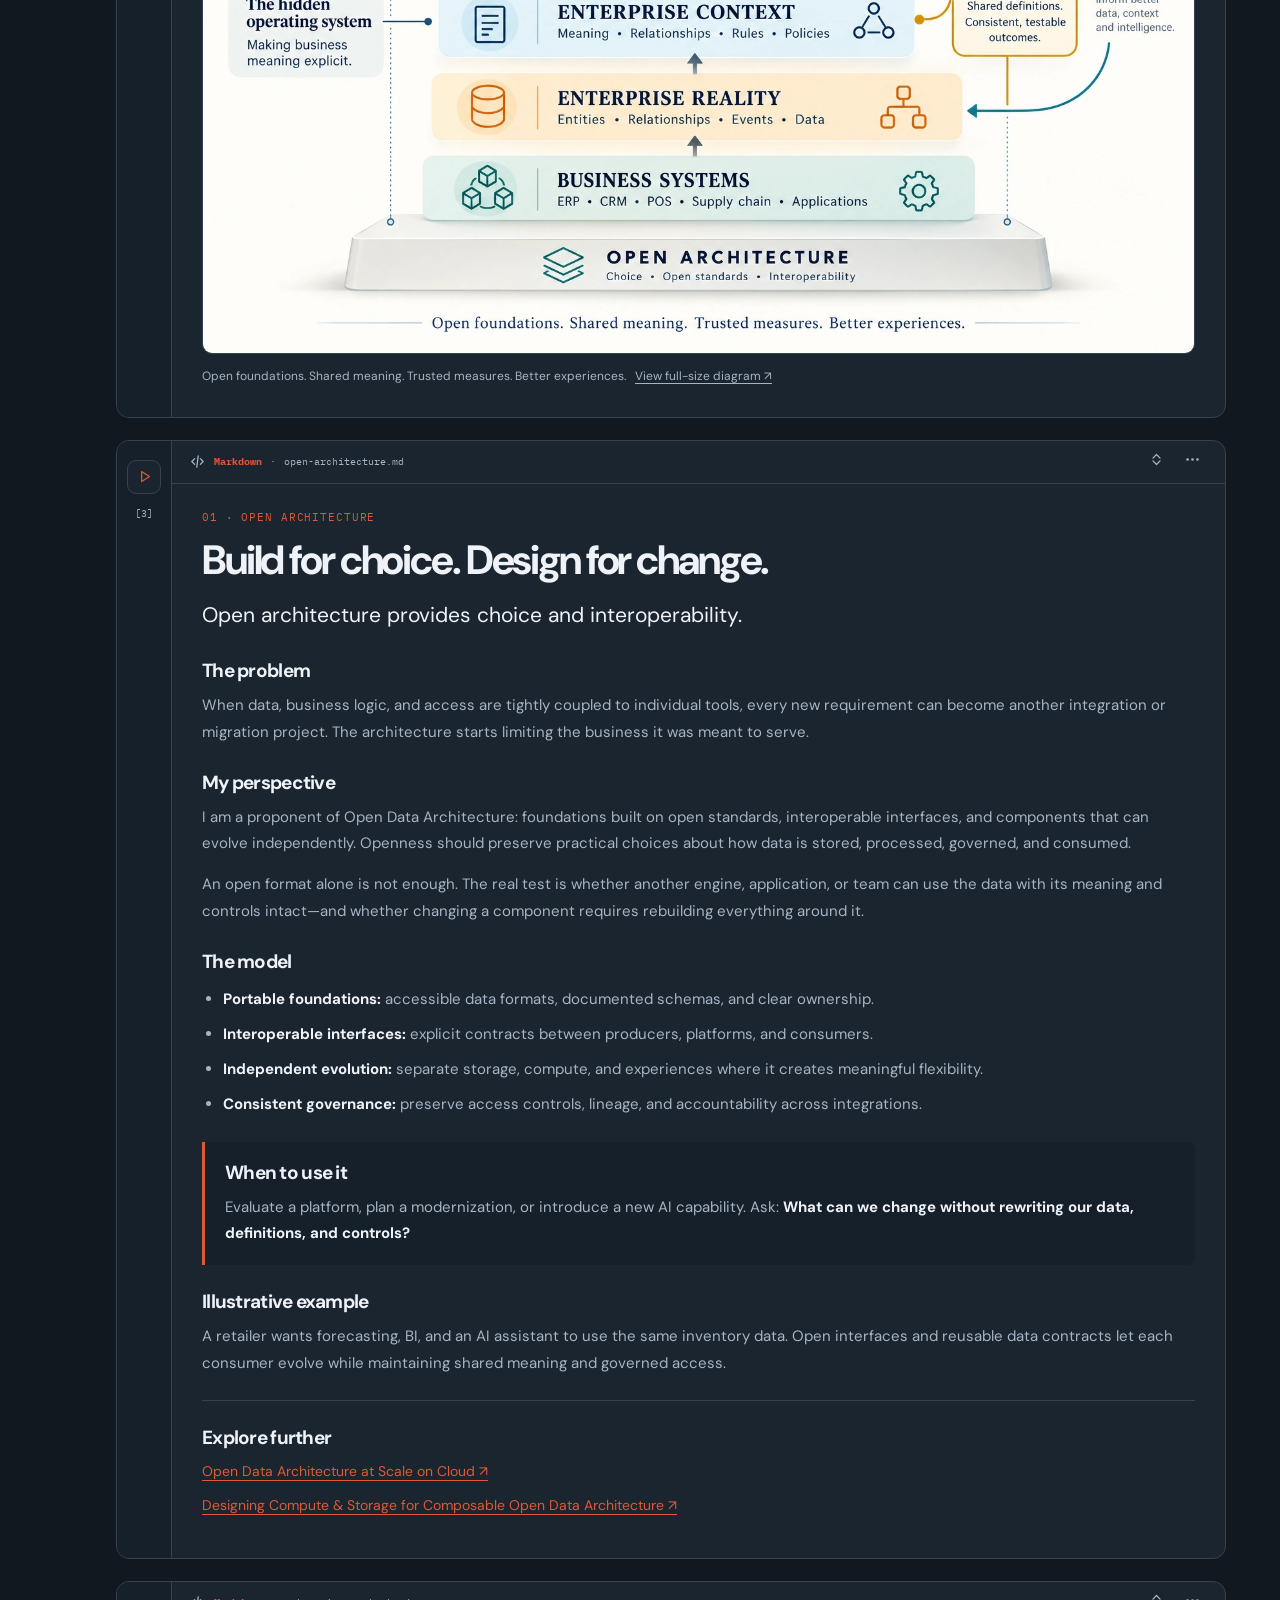
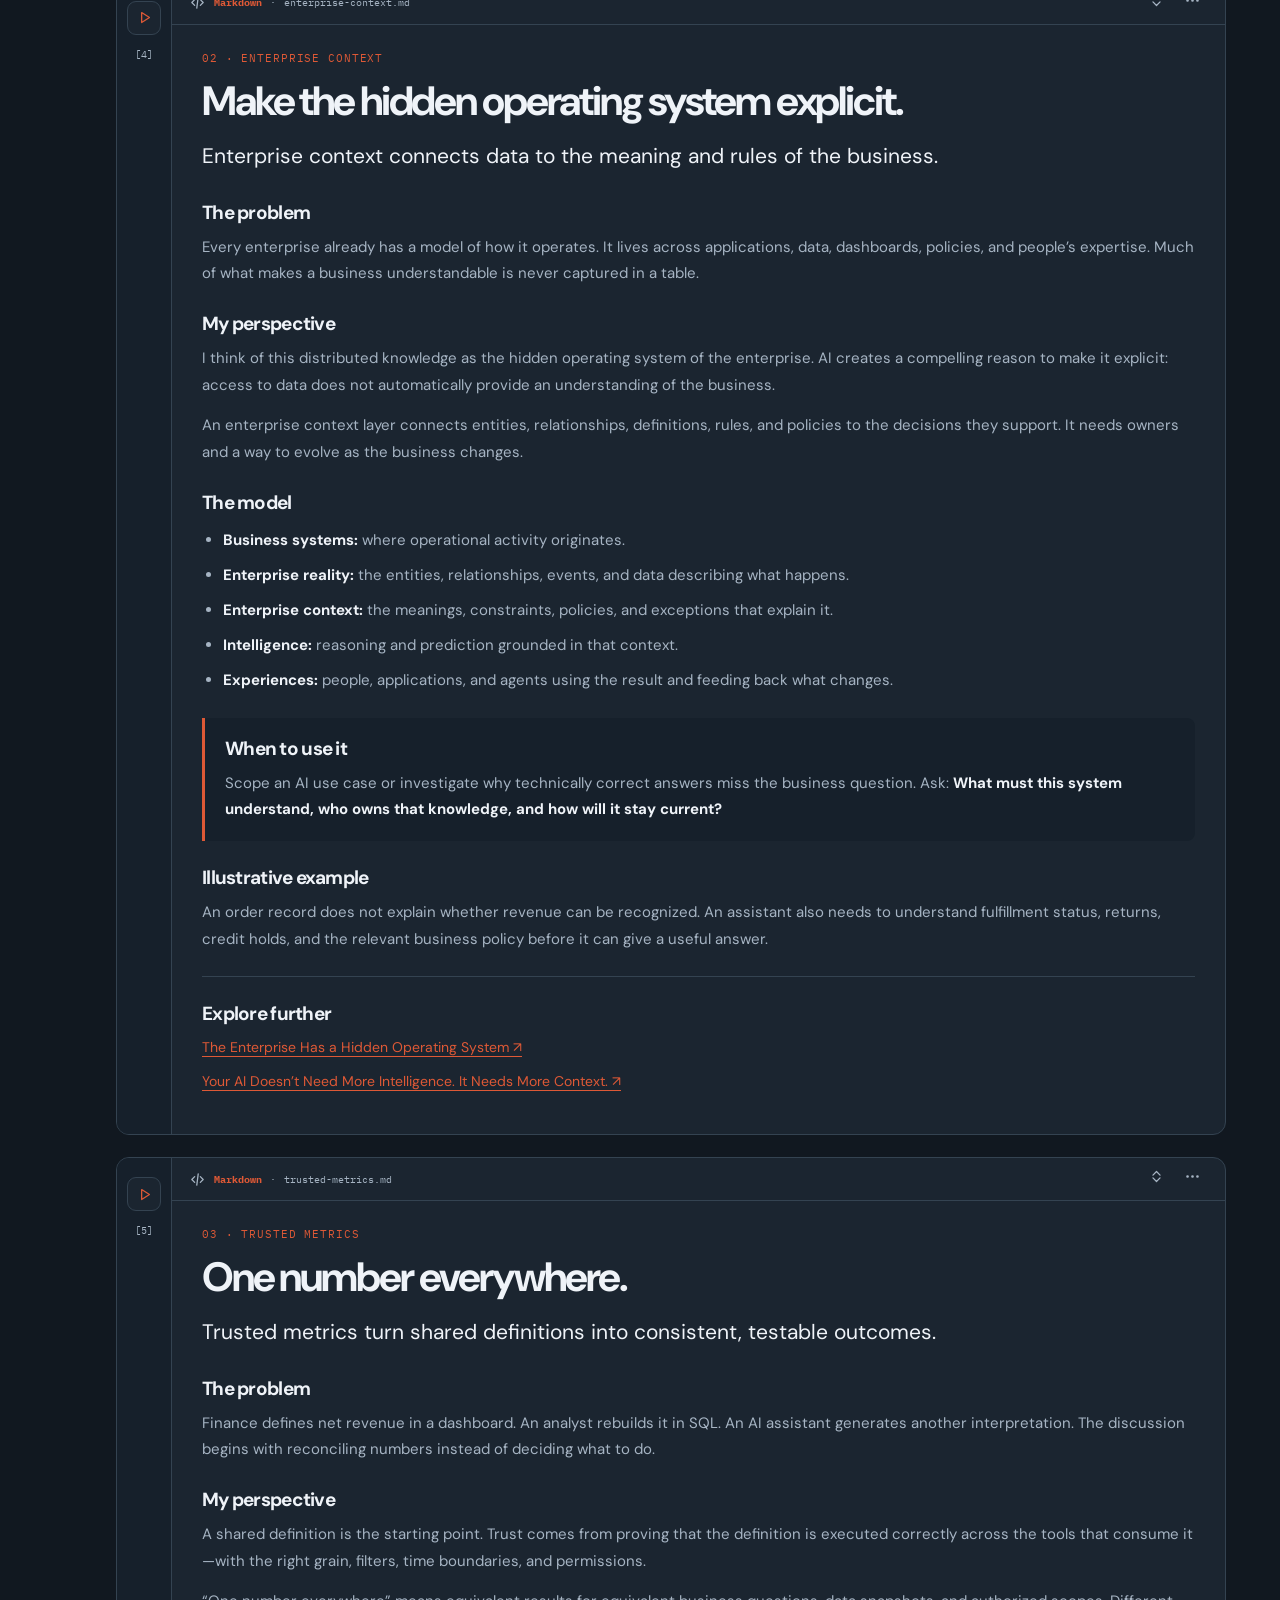
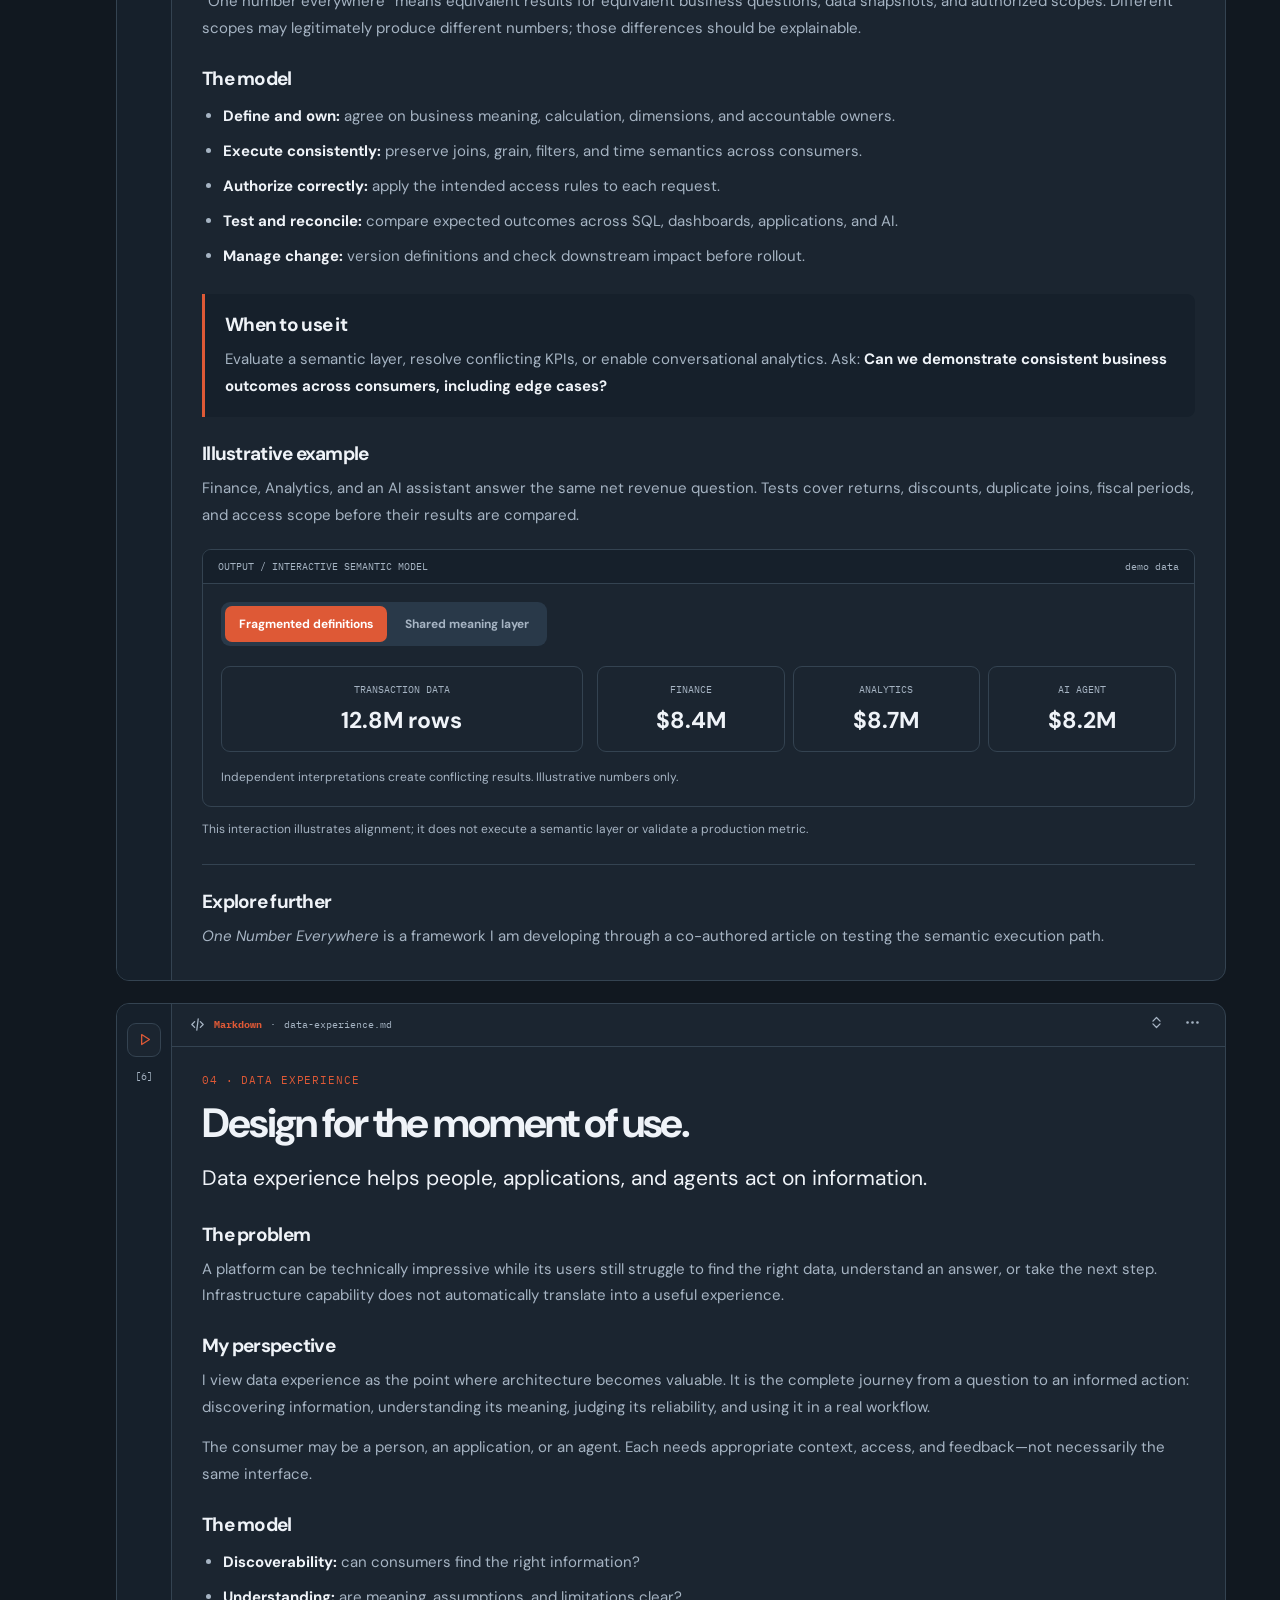
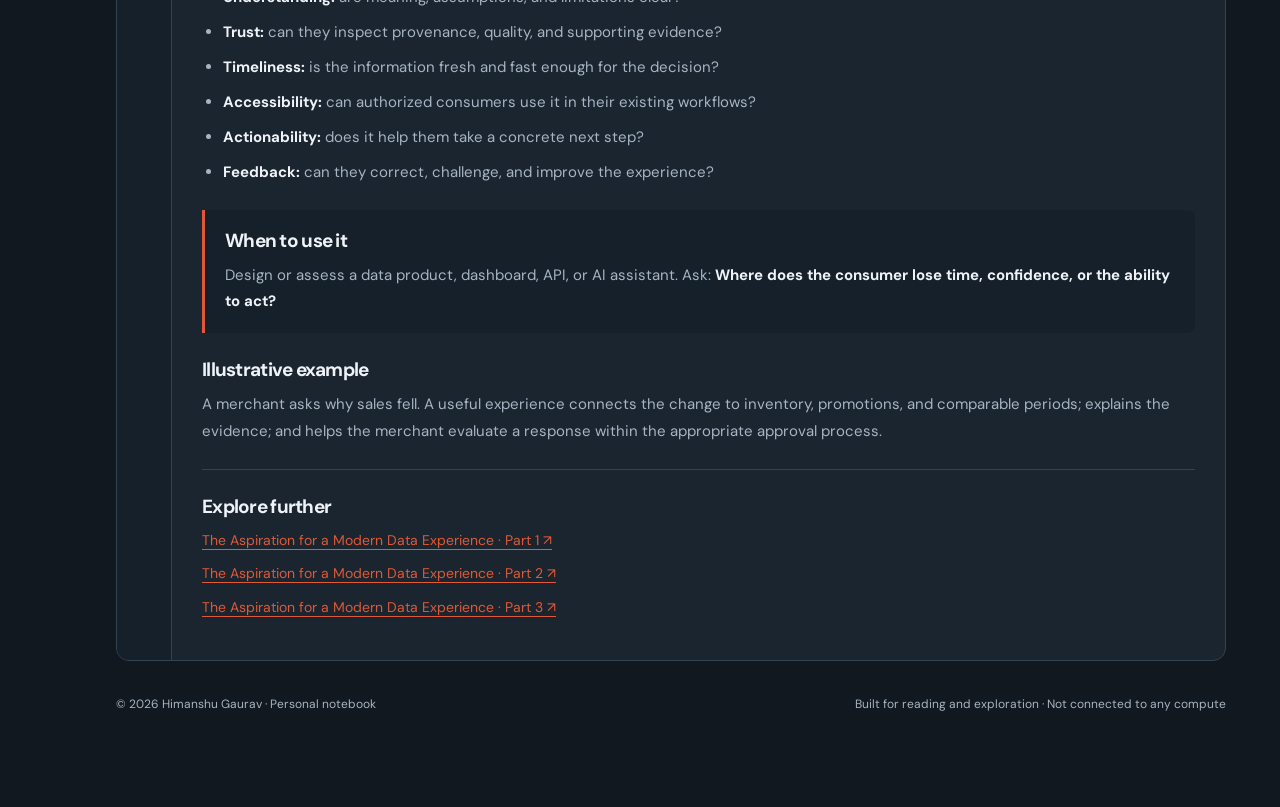
<file: ideas.html>
<!doctype html><html lang="en"><head><meta charset="utf-8"><meta name="viewport" content="width=device-width,initial-scale=1"><meta name="description" content="Four connected frameworks for enterprise data and AI: open architecture, enterprise context, trusted metrics, and data experience."><link rel="canonical" href="https://himanshugaurav.com/ideas.html"><meta property="og:title" content="Ideas and Frameworks | Himanshu Gaurav"><meta property="og:description" content="Four connected frameworks for enterprise data and AI: open architecture, enterprise context, trusted metrics, and data experience."><meta property="og:image" content="https://himanshugaurav.com/assets/ideas-frameworks.webp"><meta name="twitter:card" content="summary_large_image"><title>Ideas and Frameworks | Himanshu Gaurav</title><script>(function(){var light=false;try{light=localStorage.getItem('nb-theme-v2')==='light'}catch(e){}document.documentElement.classList.add(light?'light':'dark')})();</script><link rel="stylesheet" href="assets/style.css"><link rel="stylesheet" href="assets/ideas.css"></head><body><svg aria-hidden="true" style="position:absolute;width:0;height:0;overflow:hidden"><defs>
<symbol id="i-book" viewBox="0 0 24 24"><path d="M4 19.5A2.5 2.5 0 016.5 17H20M6.5 17H20V3H6.5A2.5 2.5 0 004 5.5v14A2.5 2.5 0 006.5 22H20v-5"/></symbol>
<symbol id="i-play" viewBox="0 0 24 24"><path d="m8 5 11 7-11 7z"/></symbol>
<symbol id="i-panel" viewBox="0 0 24 24"><rect x="3" y="3" width="18" height="18" rx="2"/><path d="M9 3v18"/></symbol>
<symbol id="i-code" viewBox="0 0 24 24"><path d="m8 8-4 4 4 4m8-8 4 4-4 4m-3-12-2 16"/></symbol>
<symbol id="i-file" viewBox="0 0 24 24"><path d="M14 2H6a2 2 0 00-2 2v16a2 2 0 002 2h12a2 2 0 002-2V8zM14 2v6h6M8 13h8M8 17h8"/></symbol>
<symbol id="i-columns" viewBox="0 0 24 24"><rect x="3" y="3" width="18" height="18" rx="2"/><path d="M12 3v18"/></symbol>
<symbol id="i-chevron" viewBox="0 0 24 24"><path d="m9 18 6-6-6-6"/></symbol>
<symbol id="i-sun" viewBox="0 0 24 24"><circle cx="12" cy="12" r="4"/><path d="M12 2v2m0 16v2M4.9 4.9l1.4 1.4m11.4 11.4 1.4 1.4M2 12h2m16 0h2M4.9 19.1l1.4-1.4M17.7 6.3l1.4-1.4"/></symbol>
<symbol id="i-collapse" viewBox="0 0 24 24"><path d="m7 10 5-5 5 5M7 14l5 5 5-5"/></symbol>
<symbol id="i-ellipsis" viewBox="0 0 24 24"><circle cx="5" cy="12" r="1"/><circle cx="12" cy="12" r="1"/><circle cx="19" cy="12" r="1"/></symbol>
<symbol id="i-pen" viewBox="0 0 24 24"><path d="M12 20h9M16.5 3.5a2.1 2.1 0 013 3L7 19l-4 1 1-4z"/></symbol>
<symbol id="i-home" viewBox="0 0 24 24"><path d="m3 10 9-7 9 7v10H3zM9 20v-7h6v7"/></symbol>
<symbol id="i-filter" viewBox="0 0 24 24"><path d="M4 7h16M7 12h10M10 17h4"/></symbol>
<symbol id="i-bookmark" viewBox="0 0 24 24"><path d="M6 3h12v18l-6-4-6 4z"/></symbol>
</defs></svg><div class="app"><aside class="rail"><a href="index.html" class="rail-logo" title="Notebook home">H</a><a href="index.html" title="Home" class="" aria-label="Home"><svg class="icon"><use href="#i-home"></use></svg></a><a href="writing.html" title="Writing" class="" aria-label="Writing"><svg class="icon"><use href="#i-book"></use></svg></a><a href="ideas.html" title="Ideas & Frameworks" class="active" aria-label="Ideas & Frameworks"><svg class="icon"><use href="#i-code"></use></svg></a><a href="journey.html" title="Journey" class="" aria-label="Journey"><svg class="icon"><use href="#i-columns"></use></svg></a><div class="spacer"></div><button data-theme title="Toggle dark mode" aria-label="Toggle dark mode"><svg class="icon"><use href="#i-sun"></use></svg></button></aside><div class="main"><header class="topbar"><div class="breadcrumb"><svg class="icon"><use href="#i-book"></use></svg> Workspace <svg class="icon"><use href="#i-chevron"></use></svg> Himanshu Gaurav <svg class="icon"><use href="#i-chevron"></use></svg> <strong>Ideas & Frameworks.nb</strong></div><div class="top-actions"><span class="toolbar-note hide-mobile"><i class="dot"></i> Read-only notebook</span><button class="smallbtn" data-theme title="Toggle theme"><svg class="icon"><use href="#i-sun"></use></svg><span class="hide-mobile">Theme</span></button></div></header><nav class="navtabs" aria-label="Notebook pages"><a href="index.html" class="" ><svg class="icon"><use href="#i-home"></use></svg> Home</a><a href="writing.html" class="" ><svg class="icon"><use href="#i-book"></use></svg> Writing</a><a href="ideas.html" class="active" aria-current="page"><svg class="icon"><use href="#i-code"></use></svg> Ideas & Frameworks</a><a href="journey.html" class="" ><svg class="icon"><use href="#i-columns"></use></svg> Journey</a></nav><div class="workspace-meta" aria-label="Notebook metadata"><span><strong>VERSION</strong> Notebook v1.0</span><span><strong>ENVIRONMENT</strong> Web</span><span><strong>ACCESS</strong> Read-only</span><span class="workspace-meta-compute"><span class="meta-status-dot" aria-hidden="true"></span> Compute: not connected</span></div><main class="workspace"><div class="file-heading"><div><div class="path">/Workspace/Himanshu/ideas.nb</div><h1>Ideas & Frameworks <span style="color:var(--accent)">.nb</span></h1><p class="sub">02 · Ideas · A professional notebook exploring data, architecture and AI</p></div><span class="toolbar-note"><svg class="icon"><use href="#i-file"></use></svg> Markdown + interactive examples</span></div><div class="toolrow"><div class="tb-actions"><button class="actionbtn primary" id="run-all"><svg class="icon"><use href="#i-play"></use></svg> Run all / reveal</button><button class="actionbtn" id="collapse-all"><svg class="icon"><use href="#i-collapse"></use></svg> Collapse all</button></div><span class="toolbar-note"><svg class="icon"><use href="#i-code"></use></svg> Demo cells · No compute required</span></div><div class="notebook"><article class="cell framework-cell" id="alignment"><div class="cellgutter"><button class="gutterrun" data-run title="Show this cell's content" aria-label="Run cell 1"><svg class="icon"><use href="#i-play"></use></svg></button><span class="count">[1]</span></div><div class="cellbody"><div class="cellbar"><div class="celltype"><svg class="icon"><use href="#i-code"></use></svg> <b>Markdown</b><span>·</span>ideas.md</div><div class="cellops"><button data-collapse title="Collapse cell" aria-label="Collapse cell"><svg class="icon"><use href="#i-collapse"></use></svg></button><button title="This is a read-only notebook" aria-label="Read-only notebook" disabled><svg class="icon"><use href="#i-ellipsis"></use></svg></button></div></div><div class="cellcontent"><div class="ideas-intro"><div class="ideas-intro-copy"><h2>Better outcomes begin with alignment.</h2><p class="lead">Every organization rests on three pillars: people, process, and technology. Success depends on how well they work together.</p><p>People bring judgment and ownership. Processes turn intent into repeatable decisions. Technology makes those decisions possible at scale. My approach to enterprise data and AI begins with connecting all three.</p><p>These four ideas are the foundation of that approach: preserve choice, make business meaning explicit, test what matters, and design for the people and intelligent systems that use it.</p><nav class="pillar-nav" aria-label="Explore the four frameworks"><a href="#open-architecture"><span>01</span> Open architecture</a><a href="#enterprise-context"><span>02</span> Enterprise context</a><a href="#trusted-metrics"><span>03</span> Trusted metrics</a><a href="#data-experience"><span>04</span> Data experience</a></nav></div><figure class="ideas-reading-photo"><img src="assets/himanshu-gaurav-reading.jpg" alt="Himanshu Gaurav reading a book" width="850" height="1511" loading="eager" decoding="async"><figcaption>Reading, reflection, and connecting ideas.</figcaption></figure></div></div></div></article>
<article class="cell framework-cell" id="connected-model"><div class="cellgutter"><button class="gutterrun" data-run title="Show this cell's content" aria-label="Run cell 2"><svg class="icon"><use href="#i-play"></use></svg></button><span class="count">[2]</span></div><div class="cellbody"><div class="cellbar"><div class="celltype"><svg class="icon"><use href="#i-code"></use></svg> <b>Markdown</b><span>·</span>connected-model.md</div><div class="cellops"><button data-collapse title="Collapse cell" aria-label="Collapse cell"><svg class="icon"><use href="#i-collapse"></use></svg></button><button title="This is a read-only notebook" aria-label="Read-only notebook" disabled><svg class="icon"><use href="#i-ellipsis"></use></svg></button></div></div><div class="cellcontent"><h2>From enterprise reality to meaningful action.</h2><p>Open architecture supports the whole system. Enterprise context connects operational data to business meaning. Trusted metrics make that meaning measurable and testable. Data experience brings it into the decisions people, applications, and agents make.</p><figure class="framework-figure"><a href="assets/ideas-frameworks.webp" target="_blank" rel="noopener" aria-label="Open the framework diagram at full size"><img src="assets/ideas-frameworks.webp" width="1536" height="1024" alt="Enterprise framework building upward from open architecture through business systems, enterprise reality, enterprise context, intelligence, and data experience. Trusted metrics connect context to consistent outcomes. Feedback improves data, context, and intelligence." fetchpriority="high"></a><figcaption>Open foundations. Shared meaning. Trusted measures. Better experiences. <a href="assets/ideas-frameworks.webp" target="_blank" rel="noopener">View full-size diagram ↗</a></figcaption></figure></div></div></article>
<article class="cell framework-cell" id="open-architecture"><div class="cellgutter"><button class="gutterrun" data-run title="Show this cell's content" aria-label="Run cell 3"><svg class="icon"><use href="#i-play"></use></svg></button><span class="count">[3]</span></div><div class="cellbody"><div class="cellbar"><div class="celltype"><svg class="icon"><use href="#i-code"></use></svg> <b>Markdown</b><span>·</span>open-architecture.md</div><div class="cellops"><button data-collapse title="Collapse cell" aria-label="Collapse cell"><svg class="icon"><use href="#i-collapse"></use></svg></button><button title="This is a read-only notebook" aria-label="Read-only notebook" disabled><svg class="icon"><use href="#i-ellipsis"></use></svg></button></div></div><div class="cellcontent"><span class="framework-label">01 · OPEN ARCHITECTURE</span><h2>Build for choice. Design for change.</h2><p class="lead">Open architecture provides choice and interoperability.</p><h3>The problem</h3><p>When data, business logic, and access are tightly coupled to individual tools, every new requirement can become another integration or migration project. The architecture starts limiting the business it was meant to serve.</p><h3>My perspective</h3><p>I am a proponent of Open Data Architecture: foundations built on open standards, interoperable interfaces, and components that can evolve independently. Openness should preserve practical choices about how data is stored, processed, governed, and consumed.</p><p>An open format alone is not enough. The real test is whether another engine, application, or team can use the data with its meaning and controls intact—and whether changing a component requires rebuilding everything around it.</p><h3>The model</h3><ul class="framework-list"><li><strong>Portable foundations:</strong> accessible data formats, documented schemas, and clear ownership.</li><li><strong>Interoperable interfaces:</strong> explicit contracts between producers, platforms, and consumers.</li><li><strong>Independent evolution:</strong> separate storage, compute, and experiences where it creates meaningful flexibility.</li><li><strong>Consistent governance:</strong> preserve access controls, lineage, and accountability across integrations.</li></ul><div class="framework-use"><h3>When to use it</h3><p>Evaluate a platform, plan a modernization, or introduce a new AI capability. Ask: <strong>What can we change without rewriting our data, definitions, and controls?</strong></p></div><h3>Illustrative example</h3><p>A retailer wants forecasting, BI, and an AI assistant to use the same inventory data. Open interfaces and reusable data contracts let each consumer evolve while maintaining shared meaning and governed access.</p><div class="framework-reading"><h3>Explore further</h3><a href="https://medium.com/towards-data-experience/open-data-architecture-at-scale-on-cloud-part-1-3381b411533f" target="_blank" rel="noopener noreferrer">Open Data Architecture at Scale on Cloud ↗</a><a href="https://medium.com/towards-data-experience/designing-compute-storage-for-composable-open-data-architecture-on-cloud-61228d0e31" target="_blank" rel="noopener noreferrer">Designing Compute &amp; Storage for Composable Open Data Architecture ↗</a></div></div></div></article>
<article class="cell framework-cell" id="enterprise-context"><div class="cellgutter"><button class="gutterrun" data-run title="Show this cell's content" aria-label="Run cell 4"><svg class="icon"><use href="#i-play"></use></svg></button><span class="count">[4]</span></div><div class="cellbody"><div class="cellbar"><div class="celltype"><svg class="icon"><use href="#i-code"></use></svg> <b>Markdown</b><span>·</span>enterprise-context.md</div><div class="cellops"><button data-collapse title="Collapse cell" aria-label="Collapse cell"><svg class="icon"><use href="#i-collapse"></use></svg></button><button title="This is a read-only notebook" aria-label="Read-only notebook" disabled><svg class="icon"><use href="#i-ellipsis"></use></svg></button></div></div><div class="cellcontent"><span class="framework-label">02 · ENTERPRISE CONTEXT</span><h2>Make the hidden operating system explicit.</h2><p class="lead">Enterprise context connects data to the meaning and rules of the business.</p><h3>The problem</h3><p>Every enterprise already has a model of how it operates. It lives across applications, data, dashboards, policies, and people’s expertise. Much of what makes a business understandable is never captured in a table.</p><h3>My perspective</h3><p>I think of this distributed knowledge as the hidden operating system of the enterprise. AI creates a compelling reason to make it explicit: access to data does not automatically provide an understanding of the business.</p><p>An enterprise context layer connects entities, relationships, definitions, rules, and policies to the decisions they support. It needs owners and a way to evolve as the business changes.</p><h3>The model</h3><ul class="framework-list"><li><strong>Business systems:</strong> where operational activity originates.</li><li><strong>Enterprise reality:</strong> the entities, relationships, events, and data describing what happens.</li><li><strong>Enterprise context:</strong> the meanings, constraints, policies, and exceptions that explain it.</li><li><strong>Intelligence:</strong> reasoning and prediction grounded in that context.</li><li><strong>Experiences:</strong> people, applications, and agents using the result and feeding back what changes.</li></ul><div class="framework-use"><h3>When to use it</h3><p>Scope an AI use case or investigate why technically correct answers miss the business question. Ask: <strong>What must this system understand, who owns that knowledge, and how will it stay current?</strong></p></div><h3>Illustrative example</h3><p>An order record does not explain whether revenue can be recognized. An assistant also needs to understand fulfillment status, returns, credit holds, and the relevant business policy before it can give a useful answer.</p><div class="framework-reading"><h3>Explore further</h3><a href="https://moderndata101.substack.com/p/the-enterprise-has-a-hidden-operating-system" target="_blank" rel="noopener noreferrer">The Enterprise Has a Hidden Operating System ↗</a><a href="https://medium.com/towards-data-experience/your-ai-doesnt-need-more-intelligence-it-needs-more-context-3fe2792eea6c" target="_blank" rel="noopener noreferrer">Your AI Doesn’t Need More Intelligence. It Needs More Context. ↗</a></div></div></div></article>
<article class="cell framework-cell" id="trusted-metrics"><div class="cellgutter"><button class="gutterrun" data-run title="Show this cell's content" aria-label="Run cell 5"><svg class="icon"><use href="#i-play"></use></svg></button><span class="count">[5]</span></div><div class="cellbody"><div class="cellbar"><div class="celltype"><svg class="icon"><use href="#i-code"></use></svg> <b>Markdown</b><span>·</span>trusted-metrics.md</div><div class="cellops"><button data-collapse title="Collapse cell" aria-label="Collapse cell"><svg class="icon"><use href="#i-collapse"></use></svg></button><button title="This is a read-only notebook" aria-label="Read-only notebook" disabled><svg class="icon"><use href="#i-ellipsis"></use></svg></button></div></div><div class="cellcontent"><span class="framework-label">03 · TRUSTED METRICS</span><h2>One number everywhere.</h2><p class="lead">Trusted metrics turn shared definitions into consistent, testable outcomes.</p><h3>The problem</h3><p>Finance defines net revenue in a dashboard. An analyst rebuilds it in SQL. An AI assistant generates another interpretation. The discussion begins with reconciling numbers instead of deciding what to do.</p><h3>My perspective</h3><p>A shared definition is the starting point. Trust comes from proving that the definition is executed correctly across the tools that consume it—with the right grain, filters, time boundaries, and permissions.</p><p>“One number everywhere” means equivalent results for equivalent business questions, data snapshots, and authorized scopes. Different scopes may legitimately produce different numbers; those differences should be explainable.</p><h3>The model</h3><ul class="framework-list"><li><strong>Define and own:</strong> agree on business meaning, calculation, dimensions, and accountable owners.</li><li><strong>Execute consistently:</strong> preserve joins, grain, filters, and time semantics across consumers.</li><li><strong>Authorize correctly:</strong> apply the intended access rules to each request.</li><li><strong>Test and reconcile:</strong> compare expected outcomes across SQL, dashboards, applications, and AI.</li><li><strong>Manage change:</strong> version definitions and check downstream impact before rollout.</li></ul><div class="framework-use"><h3>When to use it</h3><p>Evaluate a semantic layer, resolve conflicting KPIs, or enable conversational analytics. Ask: <strong>Can we demonstrate consistent business outcomes across consumers, including edge cases?</strong></p></div><h3>Illustrative example</h3><p>Finance, Analytics, and an AI assistant answer the same net revenue question. Tests cover returns, discounts, duplicate joins, fiscal periods, and access scope before their results are compared.</p><div class="output"><div class="outputhead"><span>OUTPUT / INTERACTIVE SEMANTIC MODEL</span><span>demo data</span></div><div class="outputbody"><div class="switch"><button class="active" data-model="fragmented">Fragmented definitions</button><button data-model="shared">Shared meaning layer</button></div><div class="model-grid"><div class="metric-panel"><small>TRANSACTION DATA</small><strong>12.8M rows</strong></div><div class="metrics"><div class="metric-panel"><small>FINANCE</small><strong id="v1">$8.4M</strong></div><div class="metric-panel"><small>ANALYTICS</small><strong id="v2">$8.7M</strong></div><div class="metric-panel"><small>AI AGENT</small><strong id="v3">$8.2M</strong></div></div></div><p class="result-caption" id="metric-caption">Independent interpretations create conflicting results. Illustrative numbers only.</p></div></div><p class="framework-note">This interaction illustrates alignment; it does not execute a semantic layer or validate a production metric.</p><div class="framework-reading"><h3>Explore further</h3><p><em>One Number Everywhere</em> is a framework I am developing through a co-authored article on testing the semantic execution path.</p></div></div></div></article>
<article class="cell framework-cell" id="data-experience"><div class="cellgutter"><button class="gutterrun" data-run title="Show this cell's content" aria-label="Run cell 6"><svg class="icon"><use href="#i-play"></use></svg></button><span class="count">[6]</span></div><div class="cellbody"><div class="cellbar"><div class="celltype"><svg class="icon"><use href="#i-code"></use></svg> <b>Markdown</b><span>·</span>data-experience.md</div><div class="cellops"><button data-collapse title="Collapse cell" aria-label="Collapse cell"><svg class="icon"><use href="#i-collapse"></use></svg></button><button title="This is a read-only notebook" aria-label="Read-only notebook" disabled><svg class="icon"><use href="#i-ellipsis"></use></svg></button></div></div><div class="cellcontent"><span class="framework-label">04 · DATA EXPERIENCE</span><h2>Design for the moment of use.</h2><p class="lead">Data experience helps people, applications, and agents act on information.</p><h3>The problem</h3><p>A platform can be technically impressive while its users still struggle to find the right data, understand an answer, or take the next step. Infrastructure capability does not automatically translate into a useful experience.</p><h3>My perspective</h3><p>I view data experience as the point where architecture becomes valuable. It is the complete journey from a question to an informed action: discovering information, understanding its meaning, judging its reliability, and using it in a real workflow.</p><p>The consumer may be a person, an application, or an agent. Each needs appropriate context, access, and feedback—not necessarily the same interface.</p><h3>The model</h3><ul class="framework-list"><li><strong>Discoverability:</strong> can consumers find the right information?</li><li><strong>Understanding:</strong> are meaning, assumptions, and limitations clear?</li><li><strong>Trust:</strong> can they inspect provenance, quality, and supporting evidence?</li><li><strong>Timeliness:</strong> is the information fresh and fast enough for the decision?</li><li><strong>Accessibility:</strong> can authorized consumers use it in their existing workflows?</li><li><strong>Actionability:</strong> does it help them take a concrete next step?</li><li><strong>Feedback:</strong> can they correct, challenge, and improve the experience?</li></ul><div class="framework-use"><h3>When to use it</h3><p>Design or assess a data product, dashboard, API, or AI assistant. Ask: <strong>Where does the consumer lose time, confidence, or the ability to act?</strong></p></div><h3>Illustrative example</h3><p>A merchant asks why sales fell. A useful experience connects the change to inventory, promotions, and comparable periods; explains the evidence; and helps the merchant evaluate a response within the appropriate approval process.</p><div class="framework-reading"><h3>Explore further</h3><a href="https://medium.com/towards-data-experience/the-aspiration-for-a-modern-data-experience-part-1-3233e179cf0a" target="_blank" rel="noopener noreferrer">The Aspiration for a Modern Data Experience · Part 1 ↗</a><a href="https://medium.com/towards-data-experience/the-aspiration-for-a-modern-data-experience-part-2-f469b99e53ad" target="_blank" rel="noopener noreferrer">The Aspiration for a Modern Data Experience · Part 2 ↗</a><a href="https://medium.com/towards-data-experience/the-aspiration-for-a-modern-data-experience-part-3-finale-24cddc5f8bc5" target="_blank" rel="noopener noreferrer">The Aspiration for a Modern Data Experience · Part 3 ↗</a></div></div></div></article></div><footer class="foot"><span>© 2026 Himanshu Gaurav · Personal notebook</span><span>Built for reading and exploration · Not connected to any compute</span></footer></main></div></div><script src="assets/app.js"></script></body></html>
</file>
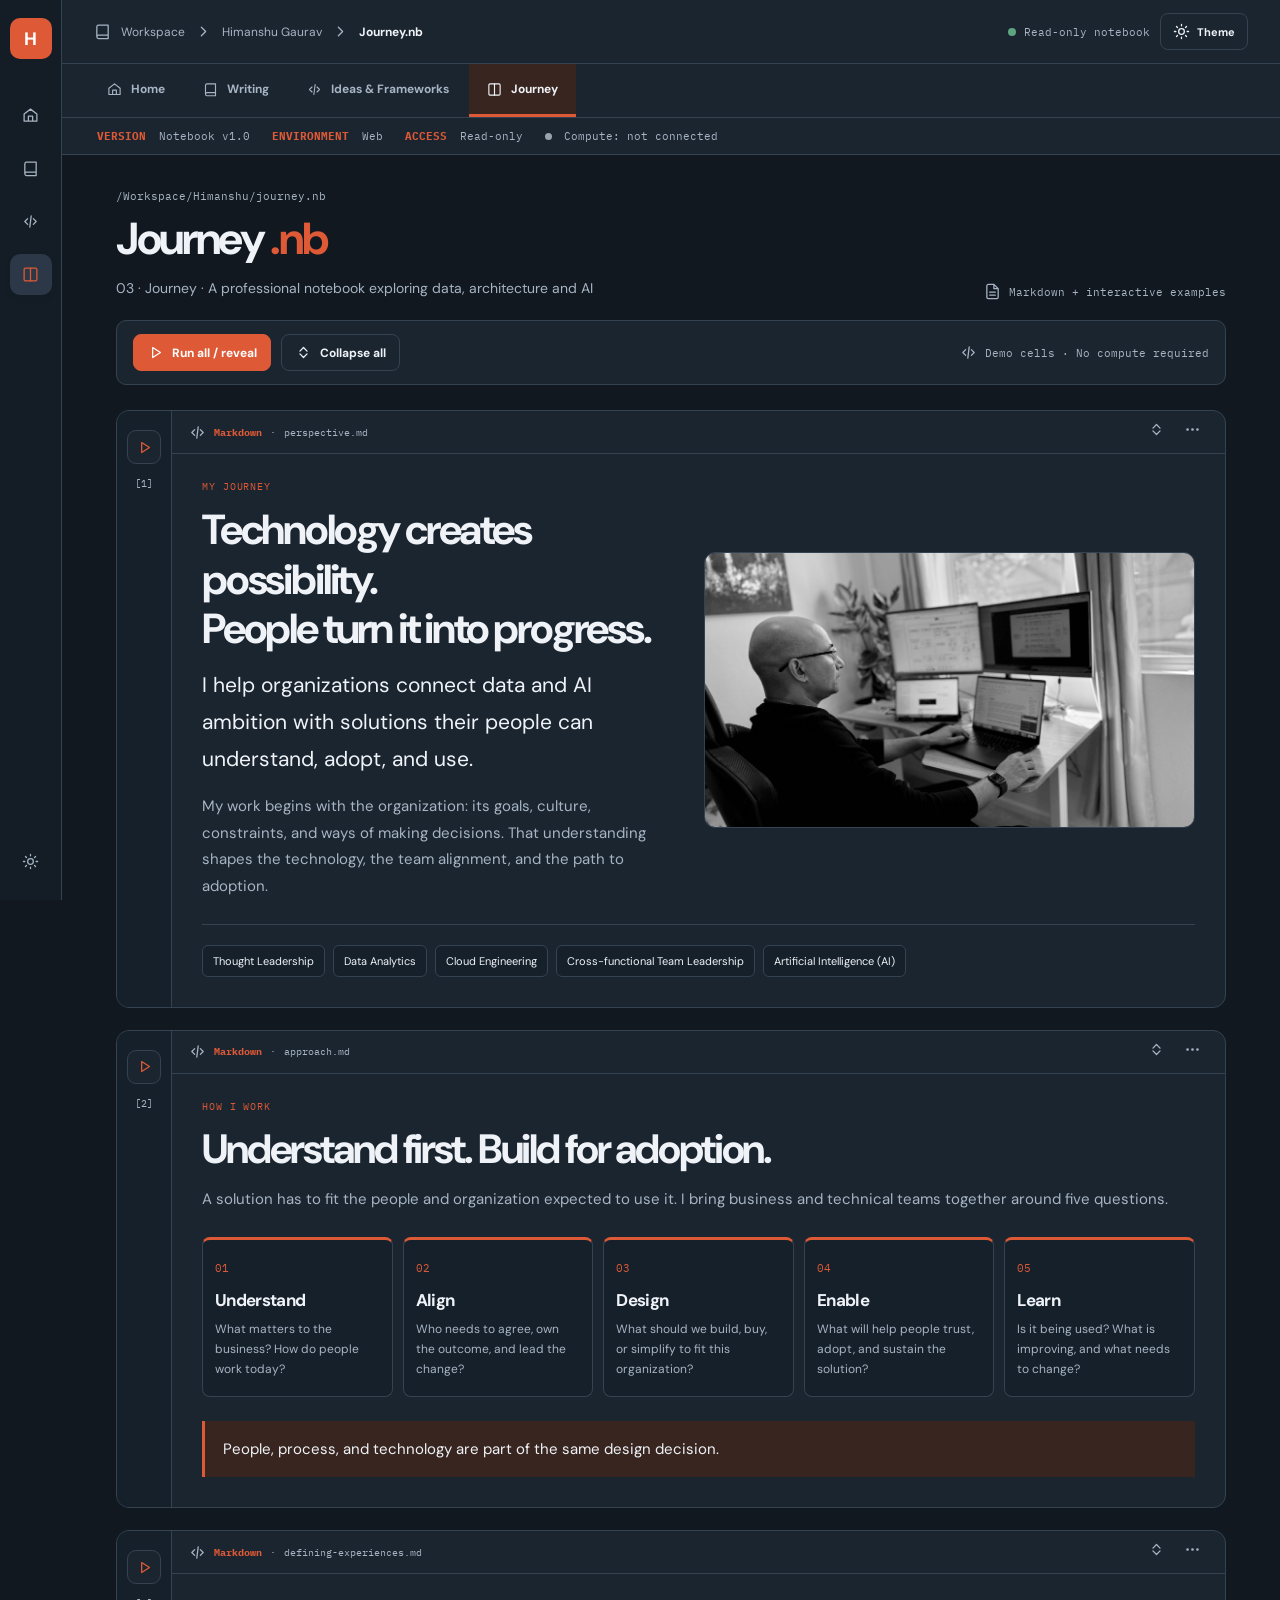
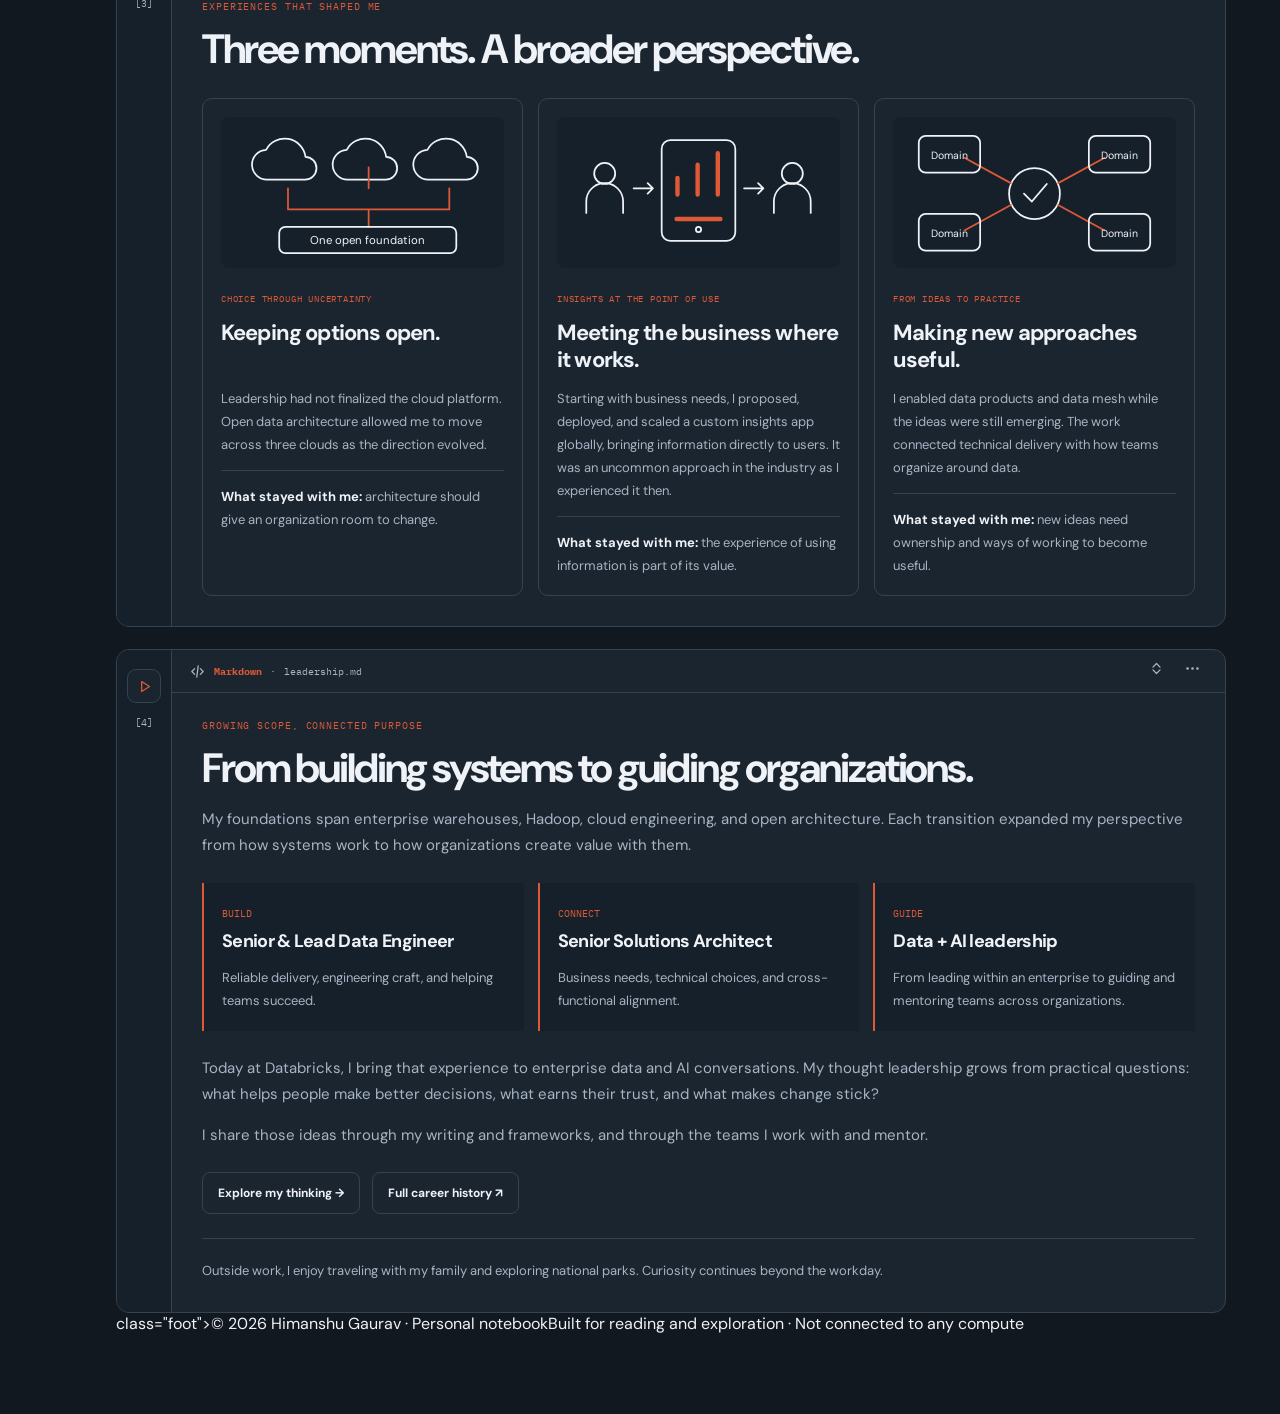
<file: journey.html>
<!doctype html><html lang="en"><head><meta charset="utf-8"><meta name="viewport" content="width=device-width,initial-scale=1"><meta name="description" content="Himanshu Gaurav’s journey in data and AI: understanding organizations, aligning teams, and designing for business impact and adoption."><link rel="canonical" href="https://himanshugaurav.com/journey.html"><meta property="og:title" content="Journey | Himanshu Gaurav"><meta property="og:description" content="Himanshu Gaurav’s journey in data and AI: understanding organizations, aligning teams, and designing for business impact and adoption."><meta property="og:image" content="https://himanshugaurav.com/assets/himanshu-gaurav-workspace.jpg"><meta name="twitter:card" content="summary"><title>Journey | Himanshu Gaurav</title><script>(function(){var light=false;try{light=localStorage.getItem('nb-theme-v2')==='light'}catch(e){}document.documentElement.classList.add(light?'light':'dark')})();</script><link rel="stylesheet" href="assets/style.css"><script type="application/ld+json">{"@context":"https://schema.org","@graph":[{"@type":"ProfilePage","@id":"https://himanshugaurav.com/journey.html#profile","url":"https://himanshugaurav.com/journey.html","name":"Himanshu Gaurav — Professional Journey","mainEntity":{"@id":"https://himanshugaurav.com/#himanshu-gaurav"}},{"@type":"Person","@id":"https://himanshugaurav.com/#himanshu-gaurav","name":"Himanshu Gaurav","url":"https://himanshugaurav.com/","image":{"@type":"ImageObject","url":"https://himanshugaurav.com/assets/himanshu-gaurav-ai-workshop.png","caption":"Himanshu Gaurav speaking at an AI enablement workshop"},"jobTitle":"Senior Solutions Architect","worksFor":{"@type":"Organization","name":"Databricks","url":"https://www.databricks.com/"},"description":"Data and AI architect and writer exploring enterprise AI, data architecture, semantic intelligence, and data experience.","sameAs":["https://www.linkedin.com/in/himanshugaurav21/","https://github.com/himanshugaurav21"],"subjectOf":{"@type":"CreativeWork","name":"Towards Data Experience","url":"https://medium.com/towards-data-experience"}}]}</script><style>
.journey-eyebrow{display:block;color:var(--accent);font:10px var(--mono);letter-spacing:.09em;margin-bottom:12px}
.journey-hero{display:grid;grid-template-columns:minmax(0,1fr) 210px;gap:28px;align-items:center}.journey-hero h2{font-size:clamp(29px,3.3vw,42px)}.journey-portrait{width:100%;height:280px;object-fit:cover;object-position:center 25%;border-radius:12px;border:1px solid var(--line)}
.journey-expertise{display:flex;flex-wrap:wrap;gap:8px;border-top:1px solid var(--line);margin-top:24px;padding-top:20px}.journey-expertise span{font-size:11px;padding:8px 10px;border-radius:6px;background:var(--code);border:1px solid var(--line)}
.approach-flow{display:grid;grid-template-columns:repeat(5,minmax(0,1fr));gap:10px;padding:0;list-style:none;margin:24px 0}.approach-flow li{background:var(--code);border:1px solid var(--line);border-top:3px solid var(--accent);border-radius:8px;padding:16px 12px}.approach-flow li>span{font:11px var(--mono);color:var(--accent)}.approach-flow h3{font-size:17px;margin:12px 0 8px}.approach-flow p{font-size:12px;line-height:1.7}.journey-principle{padding:15px 18px;border-left:3px solid var(--accent);background:var(--accentbg);color:var(--ink)!important}
.journey-stories{display:grid;grid-template-columns:repeat(3,minmax(0,1fr));gap:15px;margin-top:24px}.journey-story{padding:18px;border:1px solid var(--line);border-radius:10px}.story-diagram{display:block;width:100%;height:auto;color:var(--ink);background:var(--code);border-radius:8px;margin-bottom:23px;padding:10px}.journey-story .journey-eyebrow{font-size:9px;line-height:1.7}.journey-story h3{font-size:22px;line-height:1.25;min-height:56px}.journey-story p{font-size:13px}.story-lesson{border-top:1px solid var(--line);padding-top:14px}.story-lesson strong{color:var(--ink)}
.journey-growth{display:grid;grid-template-columns:repeat(3,minmax(0,1fr));gap:14px;margin:24px 0}.journey-growth>div{padding:18px;border-left:2px solid var(--accent);background:var(--code)}.journey-growth span{font:10px var(--mono);color:var(--accent)}.journey-growth h3{font-size:18px;line-height:1.4}.journey-growth p{font-size:13px}.journey-personal{border-top:1px solid var(--line);padding-top:20px;margin-top:24px!important;font-size:13px!important}
@media(max-width:950px){.approach-flow{grid-template-columns:repeat(3,minmax(0,1fr))}.journey-stories{grid-template-columns:1fr}.journey-story{display:grid;grid-template-columns:145px minmax(0,1fr);gap:0 20px}.story-diagram{grid-row:1/5;align-self:center}.journey-story h3{min-height:0}.journey-story p,.journey-story h3,.journey-story .journey-eyebrow{grid-column:2}}
@media(max-width:650px){.journey-hero{grid-template-columns:1fr}.journey-portrait{width:130px;height:150px;grid-row:1}.approach-flow{grid-template-columns:1fr}.approach-flow li{display:grid;grid-template-columns:28px 1fr;gap:4px 10px}.approach-flow h3{margin:0}.approach-flow p{grid-column:2}.journey-story{display:block}.story-diagram{max-width:260px;margin:0 auto 22px}.journey-growth{grid-template-columns:1fr}}

/* Landscape workspace photograph: preserve the full composition at every width. */
.journey-hero{grid-template-columns:minmax(0,1fr) minmax(330px,1.03fr);gap:26px;align-items:center}
.journey-portrait{width:100%;height:auto;aspect-ratio:16/9;object-fit:cover;object-position:center;border-radius:11px}
@media(max-width:1000px){.journey-hero{grid-template-columns:1fr}.journey-portrait{width:100%;max-width:780px;height:auto;grid-row:auto}}
</style></head><body><svg aria-hidden="true" style="position:absolute;width:0;height:0;overflow:hidden"><defs>
<symbol id="i-book" viewBox="0 0 24 24"><path d="M4 19.5A2.5 2.5 0 016.5 17H20M6.5 17H20V3H6.5A2.5 2.5 0 004 5.5v14A2.5 2.5 0 006.5 22H20v-5"/></symbol>
<symbol id="i-play" viewBox="0 0 24 24"><path d="m8 5 11 7-11 7z"/></symbol>
<symbol id="i-panel" viewBox="0 0 24 24"><rect x="3" y="3" width="18" height="18" rx="2"/><path d="M9 3v18"/></symbol>
<symbol id="i-code" viewBox="0 0 24 24"><path d="m8 8-4 4 4 4m8-8 4 4-4 4m-3-12-2 16"/></symbol>
<symbol id="i-file" viewBox="0 0 24 24"><path d="M14 2H6a2 2 0 00-2 2v16a2 2 0 002 2h12a2 2 0 002-2V8zM14 2v6h6M8 13h8M8 17h8"/></symbol>
<symbol id="i-columns" viewBox="0 0 24 24"><rect x="3" y="3" width="18" height="18" rx="2"/><path d="M12 3v18"/></symbol>
<symbol id="i-chevron" viewBox="0 0 24 24"><path d="m9 18 6-6-6-6"/></symbol>
<symbol id="i-sun" viewBox="0 0 24 24"><circle cx="12" cy="12" r="4"/><path d="M12 2v2m0 16v2M4.9 4.9l1.4 1.4m11.4 11.4 1.4 1.4M2 12h2m16 0h2M4.9 19.1l1.4-1.4M17.7 6.3l1.4-1.4"/></symbol>
<symbol id="i-collapse" viewBox="0 0 24 24"><path d="m7 10 5-5 5 5M7 14l5 5 5-5"/></symbol>
<symbol id="i-ellipsis" viewBox="0 0 24 24"><circle cx="5" cy="12" r="1"/><circle cx="12" cy="12" r="1"/><circle cx="19" cy="12" r="1"/></symbol>
<symbol id="i-pen" viewBox="0 0 24 24"><path d="M12 20h9M16.5 3.5a2.1 2.1 0 013 3L7 19l-4 1 1-4z"/></symbol>
<symbol id="i-home" viewBox="0 0 24 24"><path d="m3 10 9-7 9 7v10H3zM9 20v-7h6v7"/></symbol>
<symbol id="i-filter" viewBox="0 0 24 24"><path d="M4 7h16M7 12h10M10 17h4"/></symbol>
<symbol id="i-bookmark" viewBox="0 0 24 24"><path d="M6 3h12v18l-6-4-6 4z"/></symbol>
</defs></svg><div class="app"><aside class="rail"><a href="index.html" class="rail-logo" title="Notebook home">H</a><a href="index.html" title="Home" class="" aria-label="Home"><svg class="icon"><use href="#i-home"></use></svg></a><a href="writing.html" title="Writing" class="" aria-label="Writing"><svg class="icon"><use href="#i-book"></use></svg></a><a href="ideas.html" title="Ideas & Frameworks" class="" aria-label="Ideas & Frameworks"><svg class="icon"><use href="#i-code"></use></svg></a><a href="journey.html" title="Journey" class="active" aria-label="Journey"><svg class="icon"><use href="#i-columns"></use></svg></a><div class="spacer"></div><button data-theme title="Toggle dark mode" aria-label="Toggle dark mode"><svg class="icon"><use href="#i-sun"></use></svg></button></aside><div class="main"><header class="topbar"><div class="breadcrumb"><svg class="icon"><use href="#i-book"></use></svg> Workspace <svg class="icon"><use href="#i-chevron"></use></svg> Himanshu Gaurav <svg class="icon"><use href="#i-chevron"></use></svg> <strong>Journey.nb</strong></div><div class="top-actions"><span class="toolbar-note hide-mobile"><i class="dot"></i> Read-only notebook</span><button class="smallbtn" data-theme title="Toggle theme"><svg class="icon"><use href="#i-sun"></use></svg><span class="hide-mobile">Theme</span></button></div></header><nav class="navtabs" aria-label="Notebook pages"><a href="index.html" class="" ><svg class="icon"><use href="#i-home"></use></svg> Home</a><a href="writing.html" class="" ><svg class="icon"><use href="#i-book"></use></svg> Writing</a><a href="ideas.html" class="" ><svg class="icon"><use href="#i-code"></use></svg> Ideas & Frameworks</a><a href="journey.html" class="active" aria-current="page"><svg class="icon"><use href="#i-columns"></use></svg> Journey</a></nav><div class="workspace-meta" aria-label="Notebook metadata"><span><strong>VERSION</strong> Notebook v1.0</span><span><strong>ENVIRONMENT</strong> Web</span><span><strong>ACCESS</strong> Read-only</span><span class="workspace-meta-compute"><span class="meta-status-dot" aria-hidden="true"></span> Compute: not connected</span></div><main class="workspace"><div class="file-heading"><div><div class="path">/Workspace/Himanshu/journey.nb</div><h1>Journey <span style="color:var(--accent)">.nb</span></h1><p class="sub">03 · Journey · A professional notebook exploring data, architecture and AI</p></div><span class="toolbar-note"><svg class="icon"><use href="#i-file"></use></svg> Markdown + interactive examples</span></div><div class="toolrow"><div class="tb-actions"><button class="actionbtn primary" id="run-all"><svg class="icon"><use href="#i-play"></use></svg> Run all / reveal</button><button class="actionbtn" id="collapse-all"><svg class="icon"><use href="#i-collapse"></use></svg> Collapse all</button></div><span class="toolbar-note"><svg class="icon"><use href="#i-code"></use></svg> Demo cells · No compute required</span></div><div class="notebook"><article class="cell "><div class="cellgutter"><button class="gutterrun" data-run title="Show this cell's content" aria-label="Run cell 1"><svg class="icon"><use href="#i-play"></use></svg></button><span class="count">[1]</span></div><div class="cellbody"><div class="cellbar"><div class="celltype"><svg class="icon"><use href="#i-code"></use></svg> <b>Markdown</b><span>·</span>perspective.md</div><div class="cellops"><button data-collapse title="Collapse cell" aria-label="Collapse cell"><svg class="icon"><use href="#i-collapse"></use></svg></button><button title="This is a read-only notebook" aria-label="Read-only notebook" disabled><svg class="icon"><use href="#i-ellipsis"></use></svg></button></div></div><div class="cellcontent"><div class="journey-hero"><div><span class="journey-eyebrow">MY JOURNEY</span><h2>Technology creates possibility.<br>People turn it into progress.</h2><p class="lead">I help organizations connect data and AI ambition with solutions their people can understand, adopt, and use.</p><p>My work begins with the organization: its goals, culture, constraints, and ways of making decisions. That understanding shapes the technology, the team alignment, and the path to adoption.</p></div><img src="assets/himanshu-gaurav-workspace.jpg" class="journey-portrait" width="1600" height="900" alt="Himanshu Gaurav working at a multi-monitor desk" fetchpriority="high" decoding="async"></div><div class="journey-expertise" aria-label="Areas of focus"><span>Thought Leadership</span><span>Data Analytics</span><span>Cloud Engineering</span><span>Cross-functional Team Leadership</span><span>Artificial Intelligence (AI)</span></div></div></div></article>
<article class="cell "><div class="cellgutter"><button class="gutterrun" data-run title="Show this cell's content" aria-label="Run cell 2"><svg class="icon"><use href="#i-play"></use></svg></button><span class="count">[2]</span></div><div class="cellbody"><div class="cellbar"><div class="celltype"><svg class="icon"><use href="#i-code"></use></svg> <b>Markdown</b><span>·</span>approach.md</div><div class="cellops"><button data-collapse title="Collapse cell" aria-label="Collapse cell"><svg class="icon"><use href="#i-collapse"></use></svg></button><button title="This is a read-only notebook" aria-label="Read-only notebook" disabled><svg class="icon"><use href="#i-ellipsis"></use></svg></button></div></div><div class="cellcontent"><span class="journey-eyebrow">HOW I WORK</span><h2>Understand first. Build for adoption.</h2><p>A solution has to fit the people and organization expected to use it. I bring business and technical teams together around five questions.</p><ol class="approach-flow"><li><span>01</span><h3>Understand</h3><p>What matters to the business? How do people work today?</p></li><li><span>02</span><h3>Align</h3><p>Who needs to agree, own the outcome, and lead the change?</p></li><li><span>03</span><h3>Design</h3><p>What should we build, buy, or simplify to fit this organization?</p></li><li><span>04</span><h3>Enable</h3><p>What will help people trust, adopt, and sustain the solution?</p></li><li><span>05</span><h3>Learn</h3><p>Is it being used? What is improving, and what needs to change?</p></li></ol><p class="journey-principle">People, process, and technology are part of the same design decision.</p></div></div></article>
<article class="cell "><div class="cellgutter"><button class="gutterrun" data-run title="Show this cell's content" aria-label="Run cell 3"><svg class="icon"><use href="#i-play"></use></svg></button><span class="count">[3]</span></div><div class="cellbody"><div class="cellbar"><div class="celltype"><svg class="icon"><use href="#i-code"></use></svg> <b>Markdown</b><span>·</span>defining-experiences.md</div><div class="cellops"><button data-collapse title="Collapse cell" aria-label="Collapse cell"><svg class="icon"><use href="#i-collapse"></use></svg></button><button title="This is a read-only notebook" aria-label="Read-only notebook" disabled><svg class="icon"><use href="#i-ellipsis"></use></svg></button></div></div><div class="cellcontent"><span class="journey-eyebrow">EXPERIENCES THAT SHAPED ME</span><h2>Three moments. A broader perspective.</h2><div class="journey-stories"><section class="journey-story"><svg class="story-diagram" viewBox="0 0 300 150" role="img" aria-label="Three cloud platforms connected to a shared open foundation" xmlns="http://www.w3.org/2000/svg"><g fill="none" stroke="currentColor" stroke-width="2" stroke-linecap="round" stroke-linejoin="round"><path d="M65 60H42a17 17 0 0 1-2-34 24 24 0 0 1 45 8 13 13 0 0 1-1 26H65Zm92 0h-23a17 17 0 0 1-2-34 24 24 0 0 1 45 8 13 13 0 0 1-1 26h-19Zm92 0h-23a17 17 0 0 1-2-34 24 24 0 0 1 45 8 13 13 0 0 1-1 26h-19"/><path d="M65 70v24h184V70m-92-24v24m0 24v20" stroke="#de5936"/><rect x="55" y="114" width="202" height="30" rx="7"/><text x="156" y="134" fill="currentColor" stroke="none" text-anchor="middle" font-size="13">One open foundation</text></g></svg><span class="journey-eyebrow">CHOICE THROUGH UNCERTAINTY</span><h3>Keeping options open.</h3><p>Leadership had not finalized the cloud platform. Open data architecture allowed me to move across three clouds as the direction evolved.</p><p class="story-lesson"><strong>What stayed with me:</strong> architecture should give an organization room to change.</p></section><section class="journey-story"><svg class="story-diagram" viewBox="0 0 300 150" role="img" aria-label="Business users connected through a custom application that delivers insights" xmlns="http://www.w3.org/2000/svg"><g fill="none" stroke="currentColor" stroke-width="2" stroke-linecap="round" stroke-linejoin="round"><rect x="108" y="15" width="84" height="115" rx="10"/><path d="M125 105h50M126 77V58m23 19V43m23 34V30" stroke="#de5936" stroke-width="5"/><circle cx="43" cy="53" r="12"/><path d="M22 98V85a21 21 0 0 1 42 0v13M76 70h22m-6-6 6 6-6 6"/><circle cx="257" cy="53" r="12"/><path d="M236 98V85a21 21 0 0 1 42 0v13M202 70h22m-6-6 6 6-6 6"/><circle cx="150" cy="117" r="3"/></g></svg><span class="journey-eyebrow">INSIGHTS AT THE POINT OF USE</span><h3>Meeting the business where it works.</h3><p>Starting with business needs, I proposed, deployed, and scaled a custom insights app globally, bringing information directly to users. It was an uncommon approach in the industry as I experienced it then.</p><p class="story-lesson"><strong>What stayed with me:</strong> the experience of using information is part of its value.</p></section><section class="journey-story"><svg class="story-diagram" viewBox="0 0 300 150" role="img" aria-label="Domain data products connected through shared standards and responsibility" xmlns="http://www.w3.org/2000/svg"><g fill="none" stroke="currentColor" stroke-width="2" stroke-linecap="round" stroke-linejoin="round"><circle cx="150" cy="76" r="29"/><path d="M123 64 70 35m107 29 53-29m-107 54-53 29m107-29 53 29" stroke="#de5936"/><rect x="18" y="10" width="70" height="42" rx="8"/><rect x="212" y="10" width="70" height="42" rx="8"/><rect x="18" y="99" width="70" height="42" rx="8"/><rect x="212" y="99" width="70" height="42" rx="8"/><path d="m138 76 9 9 17-20"/><text x="53" y="36" text-anchor="middle" fill="currentColor" stroke="none" font-size="12">Domain</text><text x="247" y="36" text-anchor="middle" fill="currentColor" stroke="none" font-size="12">Domain</text><text x="53" y="125" text-anchor="middle" fill="currentColor" stroke="none" font-size="12">Domain</text><text x="247" y="125" text-anchor="middle" fill="currentColor" stroke="none" font-size="12">Domain</text></g></svg><span class="journey-eyebrow">FROM IDEAS TO PRACTICE</span><h3>Making new approaches useful.</h3><p>I enabled data products and data mesh while the ideas were still emerging. The work connected technical delivery with how teams organize around data.</p><p class="story-lesson"><strong>What stayed with me:</strong> new ideas need ownership and ways of working to become useful.</p></section></div></div></div></article>
<article class="cell "><div class="cellgutter"><button class="gutterrun" data-run title="Show this cell's content" aria-label="Run cell 4"><svg class="icon"><use href="#i-play"></use></svg></button><span class="count">[4]</span></div><div class="cellbody"><div class="cellbar"><div class="celltype"><svg class="icon"><use href="#i-code"></use></svg> <b>Markdown</b><span>·</span>leadership.md</div><div class="cellops"><button data-collapse title="Collapse cell" aria-label="Collapse cell"><svg class="icon"><use href="#i-collapse"></use></svg></button><button title="This is a read-only notebook" aria-label="Read-only notebook" disabled><svg class="icon"><use href="#i-ellipsis"></use></svg></button></div></div><div class="cellcontent"><span class="journey-eyebrow">GROWING SCOPE, CONNECTED PURPOSE</span><h2>From building systems to guiding organizations.</h2><p>My foundations span enterprise warehouses, Hadoop, cloud engineering, and open architecture. Each transition expanded my perspective from how systems work to how organizations create value with them.</p><div class="journey-growth"><div><span>BUILD</span><h3>Senior &amp; Lead Data Engineer</h3><p>Reliable delivery, engineering craft, and helping teams succeed.</p></div><div><span>CONNECT</span><h3>Senior Solutions Architect</h3><p>Business needs, technical choices, and cross-functional alignment.</p></div><div><span>GUIDE</span><h3>Data + AI leadership</h3><p>From leading within an enterprise to guiding and mentoring teams across organizations.</p></div></div><p>Today at Databricks, I bring that experience to enterprise data and AI conversations. My thought leadership grows from practical questions: what helps people make better decisions, what earns their trust, and what makes change stick?</p><p>I share those ideas through my writing and frameworks, and through the teams I work with and mentor.</p><div class="ctas"><a class="cta" href="ideas.html">Explore my thinking →</a><a class="cta" href="https://www.linkedin.com/in/himanshugaurav21/" target="_blank" rel="noopener noreferrer">Full career history ↗</a></div><p class="journey-personal">Outside work, I enjoy traveling with my family and exploring national parks. Curiosity continues beyond the workday.</p></div></div></article></div><footer> class="foot"><span>© 2026 Himanshu Gaurav · Personal notebook</span><span>Built for reading and exploration · Not connected to any compute</span></footer></main></div></div><script src="assets/app.js"></script></body></html>
</file>
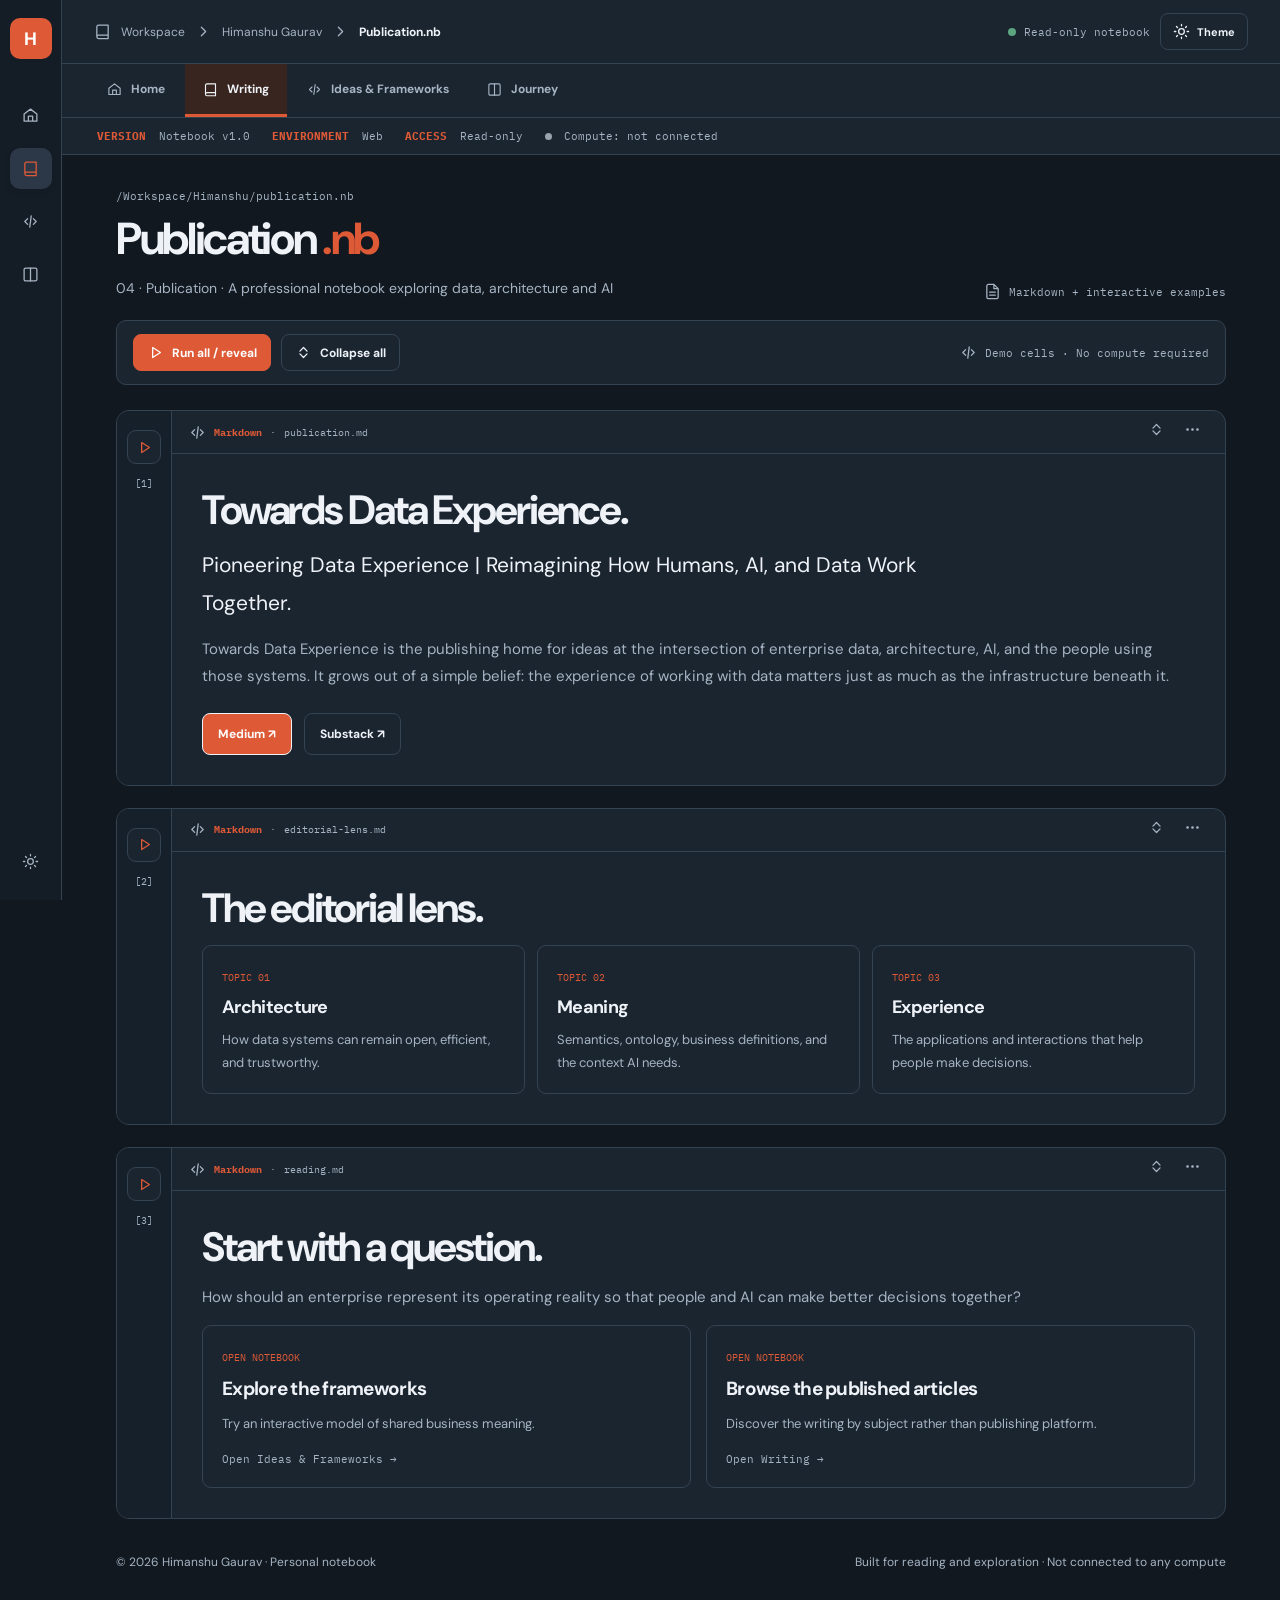
<file: publication.html>
<!doctype html><html lang="en"><head><meta charset="utf-8"><meta name="viewport" content="width=device-width,initial-scale=1"><meta name="description" content="Towards Data Experience, the publication by Himanshu Gaurav about data, enterprise AI, and human-centered intelligence."><link rel="canonical" href="https://himanshugaurav.com/publication.html"><meta property="og:title" content="Publication | Himanshu Gaurav"><meta property="og:description" content="Towards Data Experience, the publication by Himanshu Gaurav about data, enterprise AI, and human-centered intelligence."><meta property="og:image" content="https://himanshugaurav.com/Himanshu_Pic.jpeg"><meta name="twitter:card" content="summary"><title>Publication | Himanshu Gaurav</title><script>(function(){var light=false;try{light=localStorage.getItem('nb-theme-v2')==='light'}catch(e){}document.documentElement.classList.add(light?'light':'dark')})();</script><link rel="stylesheet" href="assets/style.css"><script type="application/ld+json">{"@context":"https://schema.org","@graph":[{"@type":"WebPage","@id":"https://himanshugaurav.com/publication.html#webpage","url":"https://himanshugaurav.com/publication.html","name":"Towards Data Experience — Publication by Himanshu Gaurav","author":{"@id":"https://himanshugaurav.com/#himanshu-gaurav"},"about":{"@type":"CreativeWork","name":"Towards Data Experience","url":"https://medium.com/towards-data-experience"}},{"@type":"Person","@id":"https://himanshugaurav.com/#himanshu-gaurav","name":"Himanshu Gaurav","url":"https://himanshugaurav.com/","image":{"@type":"ImageObject","url":"https://himanshugaurav.com/assets/himanshu-gaurav-ai-workshop.png","caption":"Himanshu Gaurav speaking at an AI enablement workshop"},"jobTitle":"Senior Solutions Architect","worksFor":{"@type":"Organization","name":"Databricks","url":"https://www.databricks.com/"},"description":"Data and AI architect and writer exploring enterprise AI, data architecture, semantic intelligence, and data experience.","sameAs":["https://www.linkedin.com/in/himanshugaurav21/","https://github.com/himanshugaurav21"],"subjectOf":{"@type":"CreativeWork","name":"Towards Data Experience","url":"https://medium.com/towards-data-experience"}}]}</script></head><body><svg aria-hidden="true" style="position:absolute;width:0;height:0;overflow:hidden"><defs>
<symbol id="i-book" viewBox="0 0 24 24"><path d="M4 19.5A2.5 2.5 0 016.5 17H20M6.5 17H20V3H6.5A2.5 2.5 0 004 5.5v14A2.5 2.5 0 006.5 22H20v-5"/></symbol>
<symbol id="i-play" viewBox="0 0 24 24"><path d="m8 5 11 7-11 7z"/></symbol>
<symbol id="i-panel" viewBox="0 0 24 24"><rect x="3" y="3" width="18" height="18" rx="2"/><path d="M9 3v18"/></symbol>
<symbol id="i-code" viewBox="0 0 24 24"><path d="m8 8-4 4 4 4m8-8 4 4-4 4m-3-12-2 16"/></symbol>
<symbol id="i-file" viewBox="0 0 24 24"><path d="M14 2H6a2 2 0 00-2 2v16a2 2 0 002 2h12a2 2 0 002-2V8zM14 2v6h6M8 13h8M8 17h8"/></symbol>
<symbol id="i-columns" viewBox="0 0 24 24"><rect x="3" y="3" width="18" height="18" rx="2"/><path d="M12 3v18"/></symbol>
<symbol id="i-chevron" viewBox="0 0 24 24"><path d="m9 18 6-6-6-6"/></symbol>
<symbol id="i-sun" viewBox="0 0 24 24"><circle cx="12" cy="12" r="4"/><path d="M12 2v2m0 16v2M4.9 4.9l1.4 1.4m11.4 11.4 1.4 1.4M2 12h2m16 0h2M4.9 19.1l1.4-1.4M17.7 6.3l1.4-1.4"/></symbol>
<symbol id="i-collapse" viewBox="0 0 24 24"><path d="m7 10 5-5 5 5M7 14l5 5 5-5"/></symbol>
<symbol id="i-ellipsis" viewBox="0 0 24 24"><circle cx="5" cy="12" r="1"/><circle cx="12" cy="12" r="1"/><circle cx="19" cy="12" r="1"/></symbol>
<symbol id="i-pen" viewBox="0 0 24 24"><path d="M12 20h9M16.5 3.5a2.1 2.1 0 013 3L7 19l-4 1 1-4z"/></symbol>
<symbol id="i-home" viewBox="0 0 24 24"><path d="m3 10 9-7 9 7v10H3zM9 20v-7h6v7"/></symbol>
<symbol id="i-filter" viewBox="0 0 24 24"><path d="M4 7h16M7 12h10M10 17h4"/></symbol>
<symbol id="i-bookmark" viewBox="0 0 24 24"><path d="M6 3h12v18l-6-4-6 4z"/></symbol>
</defs></svg><div class="app"><aside class="rail"><a href="index.html" class="rail-logo" title="Notebook home">H</a><a href="index.html" title="Home" class="" aria-label="Home"><svg class="icon"><use href="#i-home"></use></svg></a><a href="writing.html" title="Writing" class="active" aria-label="Writing"><svg class="icon"><use href="#i-book"></use></svg></a><a href="ideas.html" title="Ideas & Frameworks" class="" aria-label="Ideas & Frameworks"><svg class="icon"><use href="#i-code"></use></svg></a><a href="journey.html" title="Journey" class="" aria-label="Journey"><svg class="icon"><use href="#i-columns"></use></svg></a><div class="spacer"></div><button data-theme title="Toggle dark mode" aria-label="Toggle dark mode"><svg class="icon"><use href="#i-sun"></use></svg></button></aside><div class="main"><header class="topbar"><div class="breadcrumb"><svg class="icon"><use href="#i-book"></use></svg> Workspace <svg class="icon"><use href="#i-chevron"></use></svg> Himanshu Gaurav <svg class="icon"><use href="#i-chevron"></use></svg> <strong>Publication.nb</strong></div><div class="top-actions"><span class="toolbar-note hide-mobile"><i class="dot"></i> Read-only notebook</span><button class="smallbtn" data-theme title="Toggle theme"><svg class="icon"><use href="#i-sun"></use></svg><span class="hide-mobile">Theme</span></button></div></header><nav class="navtabs" aria-label="Notebook pages"><a href="index.html" class="" ><svg class="icon"><use href="#i-home"></use></svg> Home</a><a href="writing.html" class="active"><svg class="icon"><use href="#i-book"></use></svg> Writing</a><a href="ideas.html" class="" ><svg class="icon"><use href="#i-code"></use></svg> Ideas & Frameworks</a><a href="journey.html" class="" ><svg class="icon"><use href="#i-columns"></use></svg> Journey</a></nav><div class="workspace-meta" aria-label="Notebook metadata"><span><strong>VERSION</strong> Notebook v1.0</span><span><strong>ENVIRONMENT</strong> Web</span><span><strong>ACCESS</strong> Read-only</span><span class="workspace-meta-compute"><span class="meta-status-dot" aria-hidden="true"></span> Compute: not connected</span></div><main class="workspace"><div class="file-heading"><div><div class="path">/Workspace/Himanshu/publication.nb</div><h1>Publication <span style="color:var(--accent)">.nb</span></h1><p class="sub">04 · Publication · A professional notebook exploring data, architecture and AI</p></div><span class="toolbar-note"><svg class="icon"><use href="#i-file"></use></svg> Markdown + interactive examples</span></div><div class="toolrow"><div class="tb-actions"><button class="actionbtn primary" id="run-all"><svg class="icon"><use href="#i-play"></use></svg> Run all / reveal</button><button class="actionbtn" id="collapse-all"><svg class="icon"><use href="#i-collapse"></use></svg> Collapse all</button></div><span class="toolbar-note"><svg class="icon"><use href="#i-code"></use></svg> Demo cells · No compute required</span></div><div class="notebook"><article class="cell "><div class="cellgutter"><button class="gutterrun" data-run title="Show this cell's content" aria-label="Run cell 1"><svg class="icon"><use href="#i-play"></use></svg></button><span class="count">[1]</span></div><div class="cellbody"><div class="cellbar"><div class="celltype"><svg class="icon"><use href="#i-code"></use></svg> <b>Markdown</b><span>·</span>publication.md</div><div class="cellops"><button data-collapse title="Collapse cell" aria-label="Collapse cell"><svg class="icon"><use href="#i-collapse"></use></svg></button><button title="This is a read-only notebook" aria-label="Read-only notebook" disabled><svg class="icon"><use href="#i-ellipsis"></use></svg></button></div></div><div class="cellcontent"><h2>Towards Data Experience.</h2><p class="lead">Pioneering Data Experience | Reimagining How Humans, AI, and Data Work Together.</p><p>Towards Data Experience is the publishing home for ideas at the intersection of enterprise data, architecture, AI, and the people using those systems. It grows out of a simple belief: the experience of working with data matters just as much as the infrastructure beneath it.</p><div class="ctas"><a class="cta filled" href="https://medium.com/towards-data-experience" target="_blank" rel="noopener noreferrer">Medium ↗</a><a class="cta" href="https://towardsdataexperience.substack.com/" target="_blank" rel="noopener noreferrer">Substack ↗</a></div></div></div></article><article class="cell "><div class="cellgutter"><button class="gutterrun" data-run title="Show this cell's content" aria-label="Run cell 2"><svg class="icon"><use href="#i-play"></use></svg></button><span class="count">[2]</span></div><div class="cellbody"><div class="cellbar"><div class="celltype"><svg class="icon"><use href="#i-code"></use></svg> <b>Markdown</b><span>·</span>editorial-lens.md</div><div class="cellops"><button data-collapse title="Collapse cell" aria-label="Collapse cell"><svg class="icon"><use href="#i-collapse"></use></svg></button><button title="This is a read-only notebook" aria-label="Read-only notebook" disabled><svg class="icon"><use href="#i-ellipsis"></use></svg></button></div></div><div class="cellcontent"><h2>The editorial lens.</h2><div class="stepgrid"><div class="tile"><span class="key">TOPIC 01</span><h3>Architecture</h3><p>How data systems can remain open, efficient, and trustworthy.</p></div><div class="tile"><span class="key">TOPIC 02</span><h3>Meaning</h3><p>Semantics, ontology, business definitions, and the context AI needs.</p></div><div class="tile"><span class="key">TOPIC 03</span><h3>Experience</h3><p>The applications and interactions that help people make decisions.</p></div></div></div></div></article><article class="cell "><div class="cellgutter"><button class="gutterrun" data-run title="Show this cell's content" aria-label="Run cell 3"><svg class="icon"><use href="#i-play"></use></svg></button><span class="count">[3]</span></div><div class="cellbody"><div class="cellbar"><div class="celltype"><svg class="icon"><use href="#i-code"></use></svg> <b>Markdown</b><span>·</span>reading.md</div><div class="cellops"><button data-collapse title="Collapse cell" aria-label="Collapse cell"><svg class="icon"><use href="#i-collapse"></use></svg></button><button title="This is a read-only notebook" aria-label="Read-only notebook" disabled><svg class="icon"><use href="#i-ellipsis"></use></svg></button></div></div><div class="cellcontent"><h2>Start with a question.</h2><p>How should an enterprise represent its operating reality so that people and AI can make better decisions together?</p><div class="twocol"><a class="journal-link" href="ideas.html"><small>OPEN NOTEBOOK</small><h3>Explore the frameworks</h3><p>Try an interactive model of shared business meaning.</p><span>Open Ideas & Frameworks →</span></a><a class="journal-link" href="writing.html"><small>OPEN NOTEBOOK</small><h3>Browse the published articles</h3><p>Discover the writing by subject rather than publishing platform.</p><span>Open Writing →</span></a></div></div></div></article></div><footer class="foot"><span>© 2026 Himanshu Gaurav · Personal notebook</span><span>Built for reading and exploration · Not connected to any compute</span></footer></main></div></div><script src="assets/app.js"></script></body></html>
</file>
<file: assets/style.css>
@import url('https://fonts.googleapis.com/css2?family=DM+Sans:wght@400;500;600;700;800&family=IBM+Plex+Mono:wght@400;500;600&display=swap');
:root{color-scheme:dark;--bg:#111820;--sidebar:#141d25;--surface:#1b2530;--ink:#eff3f8;--muted:#a6b4c3;--line:#344351;--accent:#de5936;--accentbg:#38251f;--code:#16202b;--shadow:none;--mono:'IBM Plex Mono',monospace;--sans:'DM Sans',system-ui,sans-serif}
:root.light{color-scheme:light;--bg:#f6f8fb;--sidebar:#eef2f7;--surface:#fff;--ink:#1e2530;--muted:#6b7484;--line:#dde4ed;--accent:#de5936;--accentbg:#fff1ec;--code:#f8fafd;--shadow:0 7px 29px #24354c0a}
*{box-sizing:border-box}html{scroll-behavior:smooth}body{background:var(--bg);color:var(--ink);margin:0;font-family:var(--sans)}a{color:inherit;text-decoration:none}button,input{font:inherit}button{cursor:pointer}button:focus-visible,a:focus-visible,input:focus-visible{outline:3px solid #628cef;outline-offset:3px}.icon{height:17px;width:17px;stroke:currentColor;fill:none;stroke-width:1.8;stroke-linecap:round;stroke-linejoin:round;flex-shrink:0}
.app{display:grid;grid-template-columns:62px minmax(0,1fr);min-height:100vh}.rail{position:sticky;top:0;height:100vh;background:var(--sidebar);border-right:1px solid var(--line);display:flex;align-items:center;flex-direction:column;gap:12px;padding:18px 8px}.rail a,.rail button{height:41px;width:42px;display:grid;place-items:center;color:var(--muted);border-radius:10px;border:0;background:transparent}.rail .active,.rail a:hover,.rail button:hover{background:var(--surface);color:var(--accent);box-shadow:0 3px 10px #0000000a}.rail .rail-logo{color:#fff;background:var(--accent);font-weight:800;font-size:18px;margin-bottom:24px}.rail .spacer{flex:1}.main{min-width:0}
.topbar{min-height:64px;background:var(--surface);border-bottom:1px solid var(--line);padding:0 32px;display:flex;align-items:center;justify-content:space-between;gap:15px}.breadcrumb{display:flex;align-items:center;gap:10px;font-size:12px;color:var(--muted);white-space:nowrap}.breadcrumb strong{color:var(--ink)}.top-actions,.tb-actions{display:flex;align-items:center;gap:10px;flex-wrap:wrap}.smallbtn{display:inline-flex;align-items:center;gap:7px;background:transparent;border:1px solid var(--line);color:var(--ink);border-radius:8px;padding:9px 12px;font-size:11px;font-weight:700}.smallbtn:hover{border-color:var(--accent);color:var(--accent)}
.navtabs{background:var(--surface);display:flex;gap:2px;align-items:stretch;padding:0 27px;border-bottom:1px solid var(--line);overflow-x:auto}.navtabs a{display:flex;gap:9px;align-items:center;padding:17px 18px;font-size:12px;font-weight:700;color:var(--muted);border-bottom:3px solid transparent;white-space:nowrap}.navtabs a:hover{color:var(--ink);background:var(--code)}.navtabs a.active{color:var(--ink);border-color:var(--accent);background:var(--accentbg)}.navtabs .icon{width:15px;height:15px}
.workspace-meta{display:flex;align-items:center;gap:22px;flex-wrap:wrap;background:var(--surface);padding:11px 35px;border-bottom:1px solid var(--line);font:11px var(--mono);color:var(--muted)}.workspace-meta strong{color:var(--accent);margin-right:6px}.meta-status-dot{display:inline-block;width:7px;height:7px;background:#99a3ae;border-radius:50%;margin-right:5px}
.workspace{max-width:1190px;margin:auto;padding:34px 40px 80px}.file-heading{display:flex;justify-content:space-between;gap:24px;align-items:end;flex-wrap:wrap;margin-bottom:18px}.file-heading h1{margin:7px 0 9px;font-size:clamp(31px,3.5vw,45px);letter-spacing:-.052em}.path{color:var(--muted);font:11px var(--mono)}.sub{color:var(--muted);margin:0;line-height:1.65;font-size:14px}
.toolrow{display:flex;justify-content:space-between;align-items:center;gap:16px;flex-wrap:wrap;background:var(--surface);padding:13px 16px;border:1px solid var(--line);border-radius:10px;margin:20px 0 25px}.toolbar-note{font:11px var(--mono);color:var(--muted);display:flex;align-items:center;gap:8px}.dot{width:8px;height:8px;border-radius:50%;background:#68a686;display:inline-block}.actionbtn{border:1px solid var(--line);border-radius:8px;background:var(--surface);padding:9px 13px;display:flex;align-items:center;gap:8px;font-weight:700;font-size:12px;color:var(--ink)}.actionbtn:hover{border-color:var(--accent)}.actionbtn.primary{background:var(--accent);border-color:var(--accent);color:#fff}
.notebook{display:grid;gap:22px}.cell{border:1px solid var(--line);border-radius:13px;background:var(--surface);box-shadow:var(--shadow);display:grid;grid-template-columns:55px minmax(0,1fr);position:relative;overflow:hidden}.cellgutter{border-right:1px solid var(--line);background:var(--code);padding:19px 8px;display:flex;flex-direction:column;align-items:center;gap:13px}.gutterrun{width:34px;height:34px;background:var(--surface);border:1px solid var(--line);border-radius:9px;display:grid;place-items:center;color:var(--accent)}.gutterrun:hover{background:var(--accentbg)}.count{font:10px var(--mono);color:var(--muted)}.cellbody{min-width:0}.cellbar{min-height:43px;display:flex;justify-content:space-between;align-items:center;gap:10px;border-bottom:1px solid var(--line);padding:0 17px}.celltype{font:10px var(--mono);color:var(--muted);display:flex;align-items:center;gap:8px}.celltype b{color:var(--accent)}.cellops{display:flex;align-items:center;gap:5px}.cellops button{border:0;background:transparent;color:var(--muted);padding:7px;border-radius:5px}.cellops button:hover{background:var(--accentbg);color:var(--accent)}.cellcontent{padding:26px 30px 30px}.cellcontent[hidden],.output[hidden],[data-post][hidden]{display:none!important}.cellcontent h2{font-size:clamp(27px,3.2vw,43px);letter-spacing:-.052em;line-height:1.18;margin:6px 0 13px}.cellcontent h3{font-size:24px;letter-spacing:-.038em;margin:7px 0 12px}.cellcontent p{color:var(--muted);font-size:15px;line-height:1.78;margin:0 0 14px}.cellcontent p:last-child{margin-bottom:0}
.code{margin:0;background:var(--code);border:1px solid var(--line);padding:16px 18px;border-radius:8px;font:12px/1.8 var(--mono);color:var(--muted);white-space:pre-wrap;overflow-wrap:anywhere}.code .kw{color:var(--accent);font-weight:600}.output{margin-top:20px;border:1px solid var(--line);border-radius:9px;background:var(--surface);overflow:hidden}.outputhead{background:var(--code);border-bottom:1px solid var(--line);padding:10px 15px;color:var(--muted);font:10px var(--mono);display:flex;justify-content:space-between}.outputbody{padding:18px}.chip{font:10px var(--mono);color:var(--accent);background:var(--accentbg);padding:7px 10px;border-radius:5px;width:max-content}.lead{font-size:clamp(17px,2vw,21px)!important;color:var(--ink)!important;max-width:760px}
.hero-grid{display:grid;grid-template-columns:minmax(0,1.15fr) minmax(270px,.85fr);gap:20px;align-items:stretch}.hero-grid .cell{height:100%}.hero-grid .cellcontent{padding:36px 34px}.hero-title{font-size:clamp(41px,4.5vw,65px)!important;letter-spacing:-.065em!important}.hero-title em{font-style:normal;color:var(--accent)}.hero-image{width:100%;height:100%;max-height:560px;min-height:380px;object-fit:cover;object-position:center 30%;display:block}.photocell .cellcontent{padding:0;display:flex;align-items:stretch}.photocell .cellbody{display:flex;flex-direction:column}.photocell .cellcontent{flex:1}.photo-alt{display:none}
.ctas{display:flex;align-items:center;gap:12px;flex-wrap:wrap;margin-top:23px}.cta{font-size:12px;font-weight:700;border:1px solid var(--line);padding:12px 15px;border-radius:8px;background:var(--surface)}.cta.filled{background:var(--ink);color:var(--surface);border-color:var(--ink)}
.stepgrid,.topicgrid{display:grid;grid-template-columns:repeat(3,1fr);gap:12px}.tile{border:1px solid var(--line);border-radius:9px;padding:19px;background:var(--surface)}.tile .key{font:10px var(--mono);color:var(--accent)}.tile h3{font-size:18px;margin:9px 0}.tile p{font-size:13px}.tile a{text-decoration:underline;text-underline-offset:4px}.twocol{display:grid;grid-template-columns:1fr 1fr;gap:15px}.journal-link{display:block;border:1px solid var(--line);border-radius:9px;padding:19px;background:var(--surface)}.journal-link:hover{border-color:var(--accent)}.journal-link small{font:10px var(--mono);color:var(--accent)}.journal-link h3{font-size:19px;line-height:1.35;margin:10px 0}.journal-link p{font-size:13px;margin:0 0 12px}.journal-link span{font:11px var(--mono);color:var(--muted)}
.career{display:grid;gap:10px}.career-item{border:1px solid var(--line);border-radius:9px;overflow:hidden}.career button{width:100%;border:0;padding:17px 19px;background:var(--surface);text-align:left;display:flex;justify-content:space-between;gap:12px;align-items:center;color:var(--ink);font-weight:700}.career button small{font:11px var(--mono);color:var(--accent);margin-right:12px}.career .detail{padding:0 19px 17px;color:var(--muted);font-size:14px;line-height:1.7}.career .detail[hidden]{display:none}
.switch{display:inline-flex;padding:4px;border-radius:9px;background:var(--code);gap:4px;flex-wrap:wrap}.switch button{padding:10px 14px;border:0;background:transparent;border-radius:7px;color:var(--muted);font-size:12px;font-weight:700}.switch button.active{color:white;background:var(--accent)}.model-grid{display:grid;grid-template-columns:1fr 1.6fr;gap:14px;align-items:center;margin-top:20px}.metric-panel{border:1px solid var(--line);background:var(--surface);border-radius:9px;padding:16px;text-align:center}.metric-panel small{display:block;font:10px var(--mono);color:var(--muted);margin-bottom:9px}.metric-panel strong{font-size:23px}.metrics{display:grid;grid-template-columns:repeat(3,1fr);gap:8px}.result-caption{margin-top:15px!important;font-size:12px!important}
.searchbar{width:100%;padding:13px 15px;border:1px solid var(--line);border-radius:9px;background:var(--surface);color:var(--ink);font-size:14px;margin:6px 0 15px}.filters{display:flex;gap:7px;flex-wrap:wrap;margin-bottom:17px}.filter{border:1px solid var(--line);border-radius:7px;padding:9px 11px;background:var(--surface);color:var(--muted);font-size:11px;font-weight:700}.filter.active{color:#fff;background:var(--ink);border-color:var(--ink)}
.foot{padding:35px 0 15px;color:var(--muted);font-size:12px;display:flex;justify-content:space-between;gap:15px;flex-wrap:wrap}
.dark{color-scheme:dark;--bg:#111820;--sidebar:#141d25;--surface:#1b2530;--ink:#eff3f8;--muted:#a6b4c3;--line:#344351;--code:#16202b;--shadow:none;--accentbg:#38251f;color:var(--ink)}.dark .rail{background:var(--sidebar)}.dark .rail .active,.dark .rail a:hover,.dark .rail button:hover{background:#2c3847}.dark .filter.active,.dark .switch button.active{background:var(--accent);color:#fff}.dark .switch{background:#293949}.dark .cta.filled{background:var(--accent);color:#fff}.dark .toolbar-note .dot{background:#5da480}
@media(max-width:900px){.hero-grid,.model-grid{grid-template-columns:1fr}.stepgrid,.topicgrid{grid-template-columns:1fr 1fr}.breadcrumb{white-space:normal}.workspace{padding:28px 22px 60px}}
@media(max-width:640px){.app{grid-template-columns:46px minmax(0,1fr)}.rail{padding:10px 2px}.rail a,.rail button{width:38px}.topbar{padding:14px 12px}.breadcrumb{font-size:10px}.navtabs{padding:0 8px}.navtabs a{padding:14px 10px}.workspace{padding:20px 12px 46px}.workspace-meta{padding:10px 12px;gap:10px;font-size:9px}.cell{grid-template-columns:38px minmax(0,1fr)}.cellgutter{padding:14px 3px}.gutterrun{width:29px;height:29px}.cellcontent,.hero-grid .cellcontent{padding:20px 15px}.hero-image{min-height:300px}.twocol,.stepgrid,.topicgrid{grid-template-columns:1fr}.metrics{grid-template-columns:1fr}.file-heading h1{font-size:32px}.hero-title{font-size:40px!important}.hide-mobile{display:none!important}}

/* Branded professional identity links: visible, accessible, responsive. */
.profile-links{display:flex;flex-wrap:wrap;align-items:center;gap:10px 14px;margin-top:24px;padding-top:19px;border-top:1px solid var(--line)}
.profile-links-label{font:10px var(--mono);letter-spacing:.07em;color:var(--muted);width:100%}
.profile-links a{font:600 12px var(--sans);color:var(--ink);text-decoration:underline;text-decoration-color:var(--line);text-underline-offset:4px}
.profile-links a:hover{color:var(--accent);text-decoration-color:var(--accent)}
</file>
<file: styles.css>
@import url('https://fonts.googleapis.com/css2?family=DM+Sans:wght@400;500;600;700&family=DM+Serif+Display:ital@0;1&display=swap');
:root{--ink:#162a31;--muted:#596d70;--cream:#f5f2e9;--paper:#fcfaf4;--forest:#102e30;--lime:#c9f17b;--line:#dcded4;font-family:'DM Sans',sans-serif;color:var(--ink);background:var(--cream)}*{box-sizing:border-box}html{scroll-behavior:smooth}body{margin:0}a{color:inherit;text-decoration:none}a:hover{text-decoration-color:currentColor}img{max-width:100%}.container{width:min(1130px,calc(100% - 48px));margin:auto}.site-header{background:var(--cream);border-bottom:1px solid var(--line)}.nav{min-height:88px;display:flex;align-items:center;justify-content:space-between;gap:24px}.logo{font-family:'DM Serif Display',Georgia,serif;font-size:25px;white-space:nowrap}.logo span{color:#4c8064}.menu{display:flex;gap:27px;flex-wrap:wrap;font-size:13px;font-weight:700;letter-spacing:.025em}.menu a:hover,.menu a[aria-current=page]{color:#2c7660}.eyebrow{font-size:11px;text-transform:uppercase;letter-spacing:.2em;font-weight:700}.intro{background:var(--forest);color:var(--paper);overflow:hidden}.intro-inner{display:grid;grid-template-columns:minmax(0,1.35fr) minmax(280px,.65fr);gap:70px;align-items:center;min-height:630px;padding-top:80px;padding-bottom:80px}.intro .eyebrow{color:var(--lime)}h1,h2,h3,p{margin-top:0}.intro h1{font-family:'DM Serif Display',Georgia,serif;font-size:clamp(56px,6.7vw,94px);line-height:1.03;letter-spacing:-.035em;font-weight:400;margin:25px 0}.intro h1 em{color:var(--lime);font-weight:400}.intro-copy{max-width:580px;font-size:19px;line-height:1.75;color:#c5d6ce}.portrait-wrap{position:relative;margin:auto;width:min(100%,355px);aspect-ratio:1}.portrait-wrap:before{content:"";position:absolute;inset:-17px;border:1px solid #7ca99b;border-radius:50%;opacity:.6}.portrait-wrap:after{content:"";position:absolute;inset:-35px;border:1px dashed #557f73;border-radius:50%;opacity:.6}.portrait{display:block;width:100%;height:100%;border-radius:50%;object-fit:cover;object-position:center 30%;border:8px solid #f0e9d9;position:relative;z-index:1;box-shadow:0 25px 80px #041d1c80}.intro-actions,.actions{display:flex;gap:18px;align-items:center;flex-wrap:wrap;margin-top:31px}.button{display:inline-flex;align-items:center;gap:10px;border-bottom:1px solid currentColor;padding:10px 0;font-size:13px;font-weight:700}.button-solid{border:1px solid var(--lime);padding:14px 20px;background:var(--lime);color:var(--forest)}.section{padding:100px 0}.section-kicker{font-size:12px;letter-spacing:.18em;text-transform:uppercase;font-weight:700;color:#477766;margin-bottom:24px}.section h2,.page-title{font-family:'DM Serif Display',Georgia,serif;font-size:clamp(40px,5vw,69px);line-height:1.12;font-weight:400;letter-spacing:-.02em}.story-grid{display:grid;grid-template-columns:.8fr 1.2fr;gap:95px}.prose{font-size:17px;line-height:1.95;color:#44595c}.prose p{margin-bottom:23px}.story-aside{font-family:'DM Serif Display',Georgia,serif;font-size:28px;line-height:1.45;color:#2d4b46}.journey{background:#e8ece4}.journey-intro{display:flex;align-items:end;justify-content:space-between;gap:30px;margin-bottom:45px}.journey-intro p{max-width:410px;line-height:1.7;color:var(--muted)}.career{display:grid;grid-template-columns:repeat(5,minmax(0,1fr));gap:0;position:relative;padding-top:34px}.career:before{content:"";height:2px;background:#8ba59b;position:absolute;top:7px;left:12px;right:12px}.career-step{position:relative;padding:12px 20px 0 0}.career-step:before{content:"";position:absolute;top:-34px;left:0;width:15px;height:15px;background:var(--forest);border:5px solid #c7e5d3;border-radius:50%;box-sizing:content-box}.career-step .step{font-size:11px;color:#517567;letter-spacing:.12em;font-weight:700}.career-step h3{font-family:'DM Serif Display',Georgia,serif;font-weight:400;font-size:25px;line-height:1.15;margin:15px 0}.career-step p{font-size:13px;line-height:1.7;color:#566d68}.experience-strip{border-top:1px solid #b7c9c0;margin-top:55px;padding-top:25px;font-size:13px;color:#425c54}.experience-strip strong{color:var(--forest)}.feature{background:var(--paper)}.feature-grid{display:grid;grid-template-columns:1fr 1fr;gap:70px;align-items:center}.big-quote{font-family:'DM Serif Display',Georgia,serif;font-size:clamp(30px,3.7vw,51px);line-height:1.25}.big-quote em{color:#44775d}.feature-note{font-size:16px;line-height:1.85;color:var(--muted)}.publication-band{background:var(--forest);color:var(--paper);padding:75px 0}.publication-inner{display:grid;grid-template-columns:190px 1fr;gap:50px;align-items:center}.publication-mark{width:190px;max-height:150px;object-fit:contain}.publication-band h2{font-family:'DM Serif Display',Georgia,serif;font-size:clamp(32px,4vw,53px);font-weight:400;margin:12px 0}.publication-band p{color:#b9cbc4;line-height:1.8}.publication-band .button{color:var(--lime)}.footer{background:#092325;color:#bed1c8;padding:33px 0}.footer-inner{display:flex;justify-content:space-between;gap:20px;align-items:center;flex-wrap:wrap;font-size:13px}.footer-links{display:flex;gap:22px;flex-wrap:wrap}.page-header{padding:95px 0 70px;background:var(--forest);color:var(--paper)}.page-header .eyebrow{color:var(--lime)}.page-title{font-size:clamp(54px,7vw,92px);margin:18px 0}.page-description{max-width:670px;line-height:1.8;color:#c0d0c9;font-size:18px}.article-list{display:grid;grid-template-columns:repeat(2,minmax(0,1fr));gap:0 40px}.article-item{display:block;padding:32px 0;border-top:1px solid #bfc9bf}.article-item .meta{font-size:11px;letter-spacing:.14em;text-transform:uppercase;color:#4c7d67;font-weight:700}.article-item h3{font-family:'DM Serif Display',Georgia,serif;font-size:31px;line-height:1.23;font-weight:400;margin:16px 0}.article-item p{color:#5a6e6a;line-height:1.7}.article-item .arrow{font-size:13px;font-weight:700;color:#286b51}.pub-grid{display:grid;grid-template-columns:230px 1fr;gap:75px;align-items:start}.pub-logo{width:100%;max-height:240px;object-fit:contain}.pub-grid .prose{max-width:700px}.topic-row{display:grid;grid-template-columns:repeat(3,1fr);gap:35px;margin-top:55px}.topic{border-top:2px solid #56796c;padding-top:20px}.topic h3{font-family:'DM Serif Display',Georgia,serif;font-size:26px;font-weight:400}.topic p{font-size:14px;line-height:1.75;color:var(--muted)}@media(max-width:850px){.intro-inner,.story-grid,.feature-grid,.pub-grid{grid-template-columns:1fr;gap:45px}.intro-inner{padding:65px 0}.portrait-wrap{width:min(65vw,300px);grid-row:1}.career{grid-template-columns:1fr;padding-top:0;margin-left:10px;border-left:2px solid #8ba59b}.career:before{display:none}.career-step{padding:0 0 24px 28px}.career-step:before{top:0;left:-13px}.journey-intro{display:block}.publication-inner{grid-template-columns:120px 1fr;gap:25px}.publication-mark{width:120px}}@media(max-width:560px){.nav{padding:20px 0;display:block}.menu{margin-top:15px;gap:17px}.container{width:min(100% - 36px,1130px)}.intro h1{font-size:52px}.intro-copy{font-size:17px}.section{padding:65px 0}.article-list,.topic-row,.publication-inner{grid-template-columns:1fr}.publication-mark{max-width:150px}.page-header{padding:65px 0}.page-title{font-size:54px}}

/* Editorial light theme — inspired by monochrome portrait-led portfolios */
:root{--ink:#181a1c;--muted:#66696c;--cream:#fbfbfa;--paper:#fff;--forest:#f1f1ef;--lime:#242628;--accent:#55595d;--line:#e3e3e0;color:var(--ink);background:var(--cream)}
body{background:#fbfbfa}
.site-header{background:#fbfbfa;border-bottom:1px solid #e9e9e7}
.logo span{color:#747474}
.menu a:hover,.menu a[aria-current=page]{color:#000}
.intro{background:linear-gradient(125deg,#f8f8f7 0%,#eeeeec 100%);color:#17191a}
.intro .eyebrow{color:#6a6d70}
.intro h1{font-family:'DM Sans',sans-serif;font-weight:700;letter-spacing:-.065em;line-height:1.05;font-size:clamp(54px,6.6vw,91px)}
.intro h1 em{color:#707375;font-style:normal}
.intro-copy{color:#53585b}
.intro-inner{min-height:660px}
.portrait-wrap:before{border:1px solid #a6a8a7}
.portrait-wrap:after{border:1px dashed #c3c4c1}
.portrait{border:8px solid #fff;box-shadow:0 24px 70px #00000026;object-fit:cover;object-position:center 30%}
.button-solid{background:#222426;color:#fff;border-color:#222426}
.button-solid:hover{background:#414446;color:#fff}
.section-kicker{color:#777b7e}
.story-aside{color:#414448}
.prose{color:#53575a}
.journey{background:#f1f1f0}
.journey-intro p,.career-step p,.feature-note{color:#64686b}
.career:before{background:#bcbfbd}
.career-step:before{background:#3d4042;border-color:#dedfdd}
.career-step .step{color:#777b7e}
.experience-strip{border-color:#d3d4d2;color:#575b5e}
.experience-strip strong{color:#232527}
.feature{background:#fff}
.big-quote em{color:#777b7e}
.publication-band{background:#ececea;color:#202224;border-top:1px solid #dededb}
.publication-band p{color:#66696b}
.publication-band .button{color:#26282a}
.publication-band .eyebrow{color:#777b7e!important}
.publication-mark,.pub-logo{filter:grayscale(1) contrast(1.12);mix-blend-mode:multiply}
.footer{background:#232527;color:#d8d8d7}
.page-header{background:#f1f1ef;color:#1b1d1e;border-bottom:1px solid #e0e0dd}
.page-header .eyebrow{color:#777b7e}
.page-description{color:#606366}
.article-item{border-color:#d8d8d6}
.article-item .meta,.article-item .arrow{color:#55585b}
.article-item p,.topic p{color:#66696b}
.topic{border-color:#8c8e8d}
@media(max-width:850px){.intro-inner{min-height:auto}}

/* Search-friendly topic navigation without altering the editorial layout */
.hero-identity{font-size:12px;font-weight:700;letter-spacing:.09em;color:#55585a;margin:14px 0 -10px}
.topic-index{background:#fff}.topic-index .topic-row{margin-top:35px}.topic-index .topic{display:block;color:inherit;text-decoration:none}.topic-index .topic:hover h3,.topic:hover h3{color:#55595c;text-decoration:underline;text-underline-offset:4px}
.prose h3{font-family:'DM Serif Display',Georgia,serif;font-size:27px;font-weight:400;line-height:1.3;color:#252729;margin:28px 0 10px}.prose h3:first-child{margin-top:0}
.article-list + h2{font-family:'DM Serif Display',Georgia,serif;font-size:clamp(35px,4vw,53px);font-weight:400}
</file>
<file: assets/ideas.css>
.framework-cell{scroll-margin-top:24px}.framework-label{display:block;color:var(--accent);font:11px var(--mono);letter-spacing:.08em;margin-bottom:12px}.framework-cell .cellcontent h3{font-size:19px;margin:24px 0 9px}.framework-cell .cellcontent strong{color:var(--ink)}.pillar-nav{display:grid;grid-template-columns:repeat(2,minmax(0,1fr));gap:10px;margin-top:24px}.pillar-nav a{border:1px solid var(--line);border-radius:8px;padding:14px;font-size:14px;font-weight:700}.pillar-nav a:hover{border-color:var(--accent);background:var(--accentbg)}.pillar-nav span{font:11px var(--mono);color:var(--accent);margin-right:9px}.framework-figure{margin:22px 0 0}.framework-figure img{width:100%;height:auto;display:block;border:1px solid var(--line);border-radius:10px;background:#fff;cursor:zoom-in}.framework-figure figcaption{font-size:12px;line-height:1.7;color:var(--muted);margin-top:12px}.framework-figure figcaption a{display:inline-block;text-decoration:underline;text-underline-offset:3px;margin-left:6px}.framework-list{padding-left:21px;margin:12px 0 22px;color:var(--muted);font-size:15px;line-height:1.8}.framework-list li+li{margin-top:8px}.framework-use{border-left:3px solid var(--accent);background:var(--code);padding:18px 20px;margin:24px 0;border-radius:0 8px 8px 0}.framework-use h3{margin-top:0!important}.framework-reading{border-top:1px solid var(--line);margin-top:24px}.framework-reading a{display:block;color:var(--accent);text-decoration:underline;text-underline-offset:4px;font-size:14px;line-height:1.7;margin:10px 0}.framework-note{font-size:12px!important;margin-top:12px!important}@media(max-width:600px){.pillar-nav{grid-template-columns:1fr}.framework-use{padding:15px}.framework-list{font-size:14px}.framework-figure figcaption a{margin-left:0;display:block}.framework-cell .switch{flex-wrap:wrap}.framework-cell .metrics{grid-template-columns:1fr}.framework-cell .model-grid{grid-template-columns:1fr}}
/* Introductory portrait complements, rather than replaces, the framework diagram. */
.ideas-intro{display:grid;grid-template-columns:minmax(0,1.25fr) minmax(230px,.75fr);gap:24px;align-items:start}
.ideas-intro-copy{min-width:0}
.ideas-reading-photo{margin:0;min-width:0}
.ideas-reading-photo img{display:block;width:100%;height:430px;object-fit:cover;object-position:center 64%;border:1px solid var(--line);border-radius:10px}
.ideas-reading-photo figcaption{margin-top:10px;font:11px/1.6 var(--mono);color:var(--muted)}
@media(max-width:900px){.ideas-intro{grid-template-columns:1fr}.ideas-reading-photo img{width:min(100%,390px);height:420px}}
@media(max-width:500px){.ideas-reading-photo img{height:350px}}
</file>
